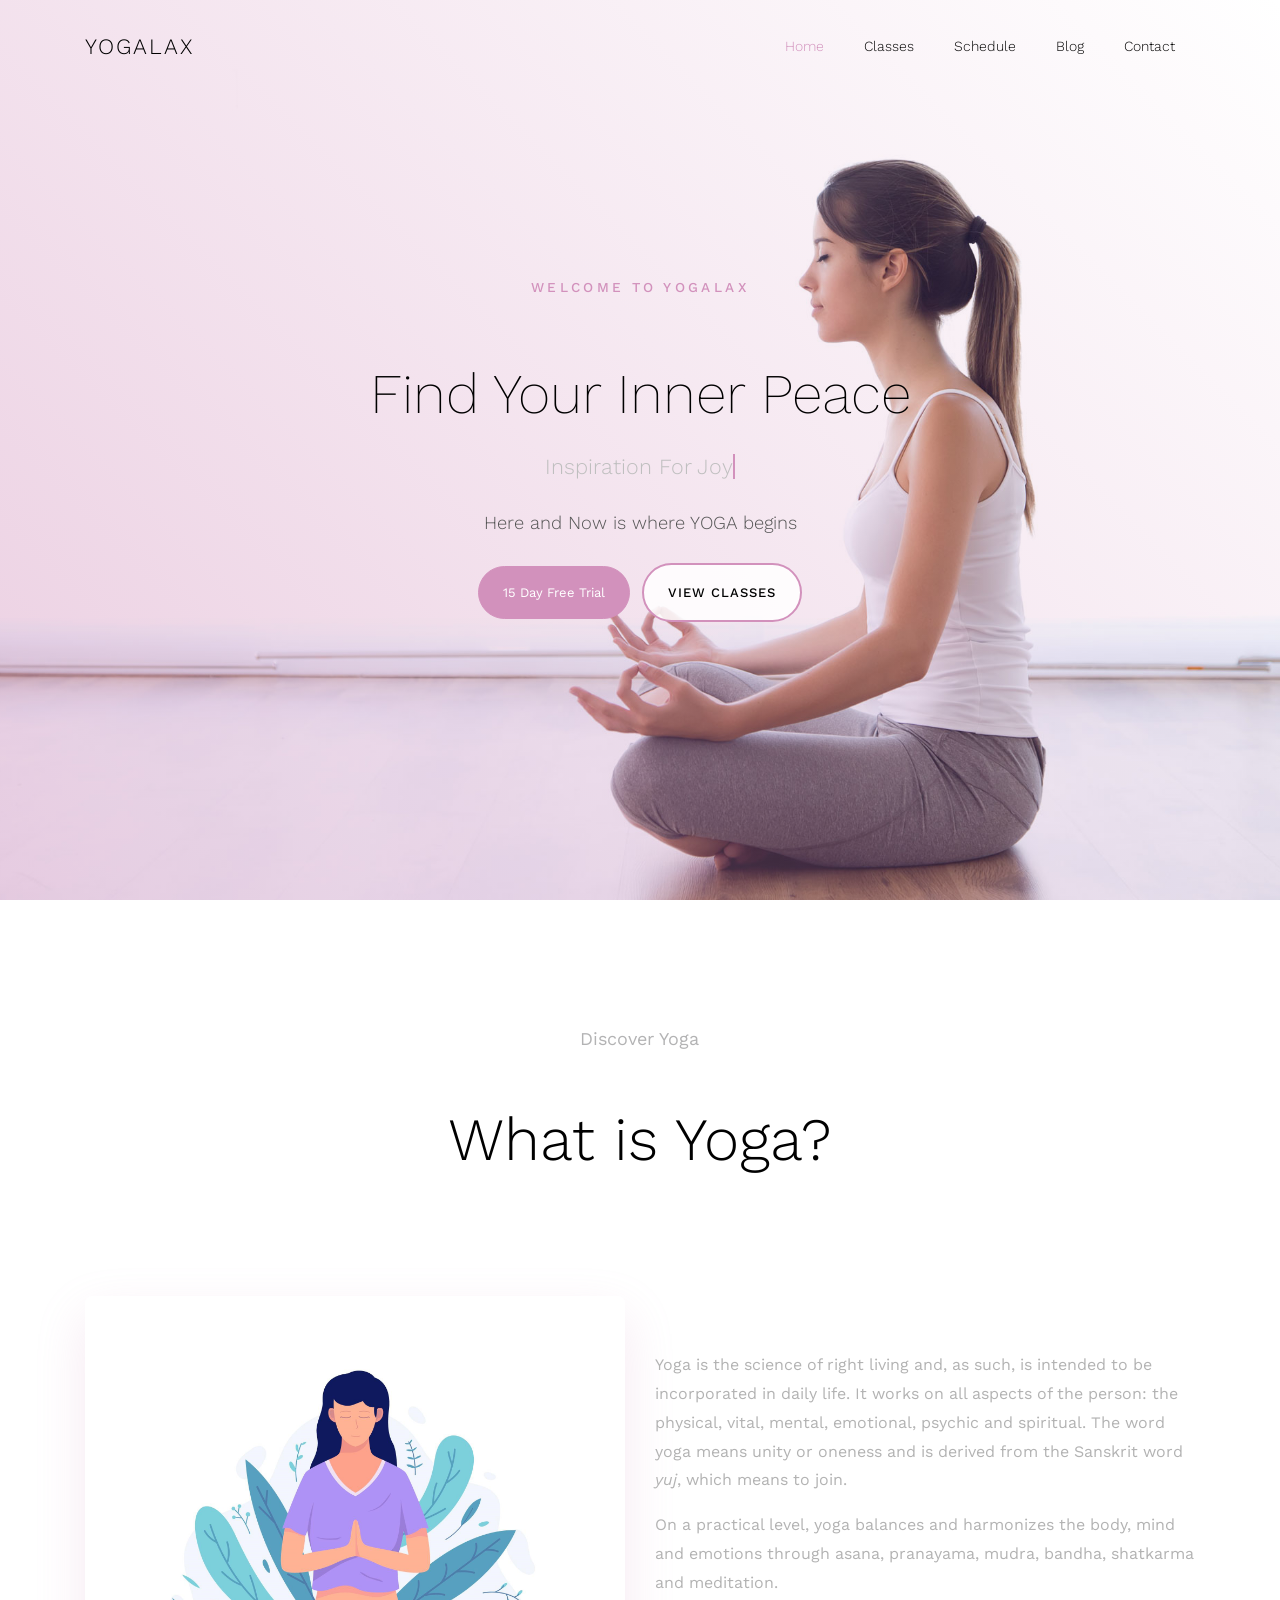
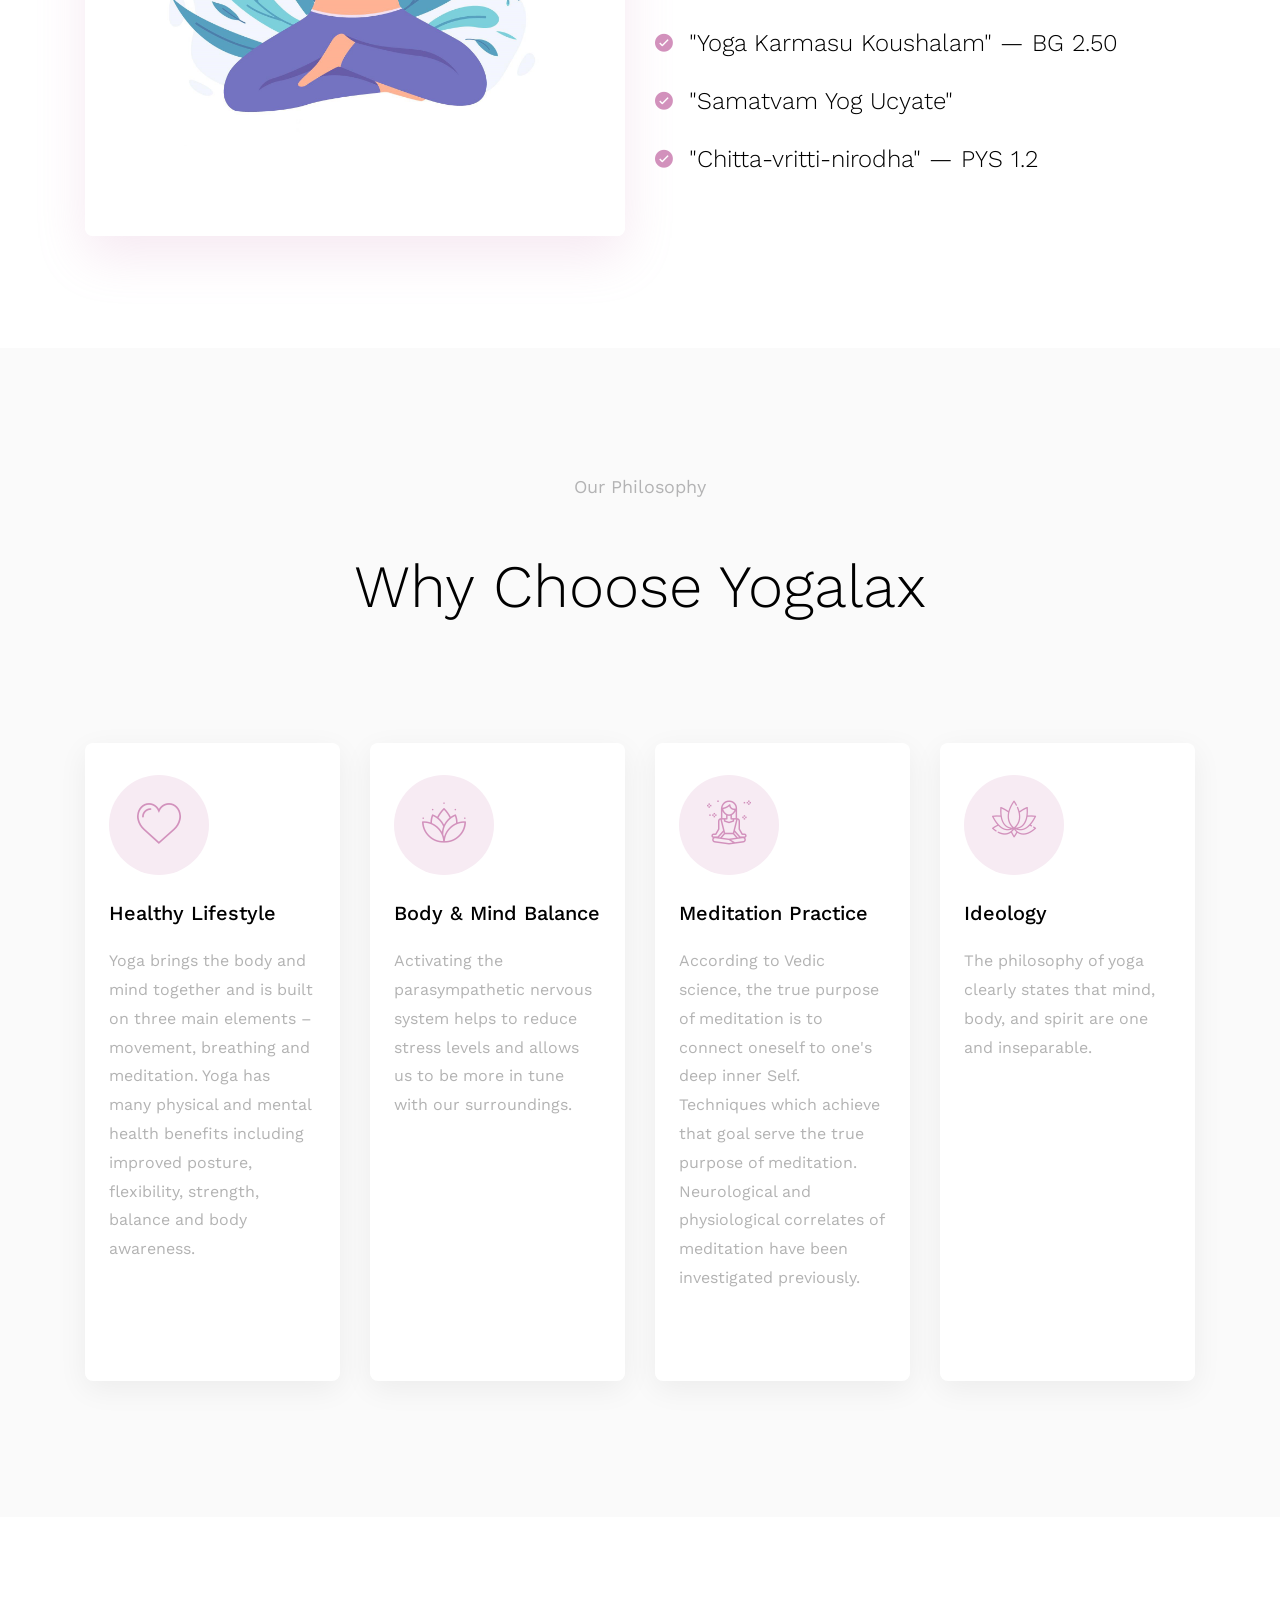
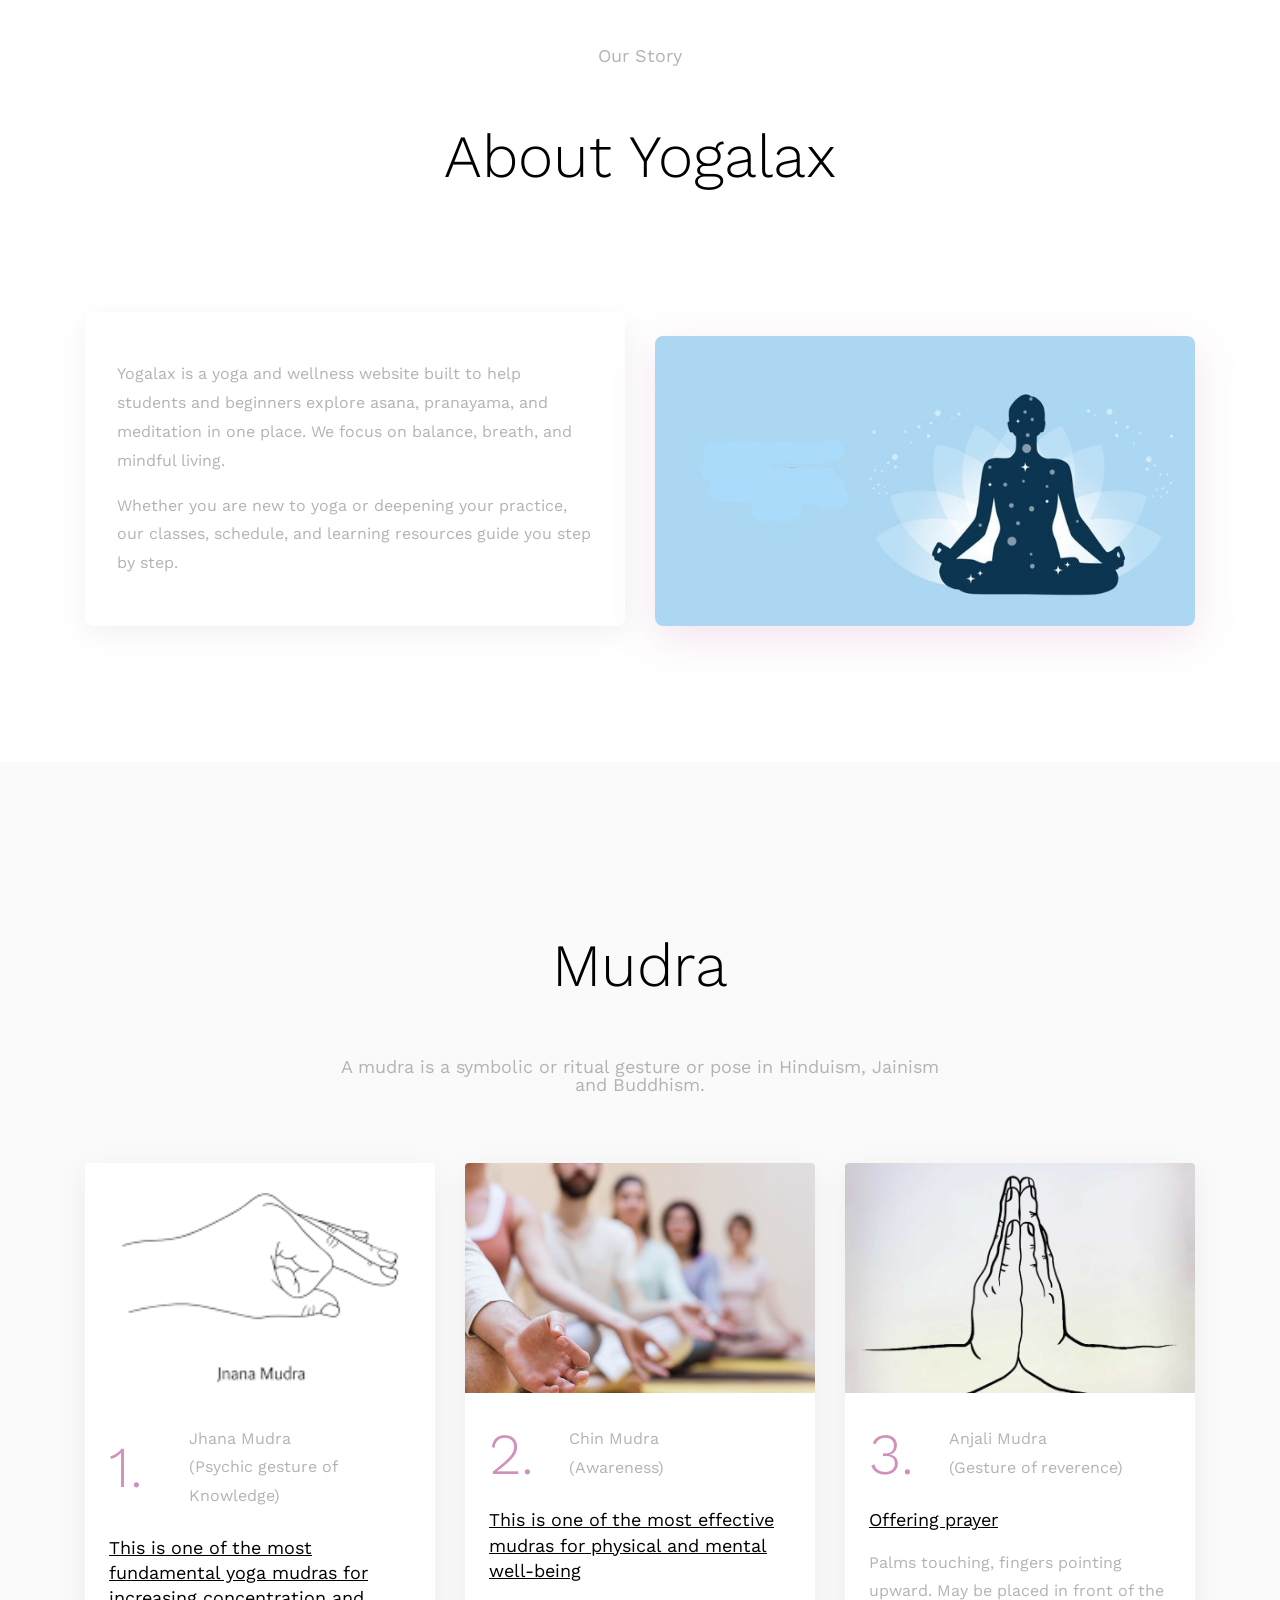
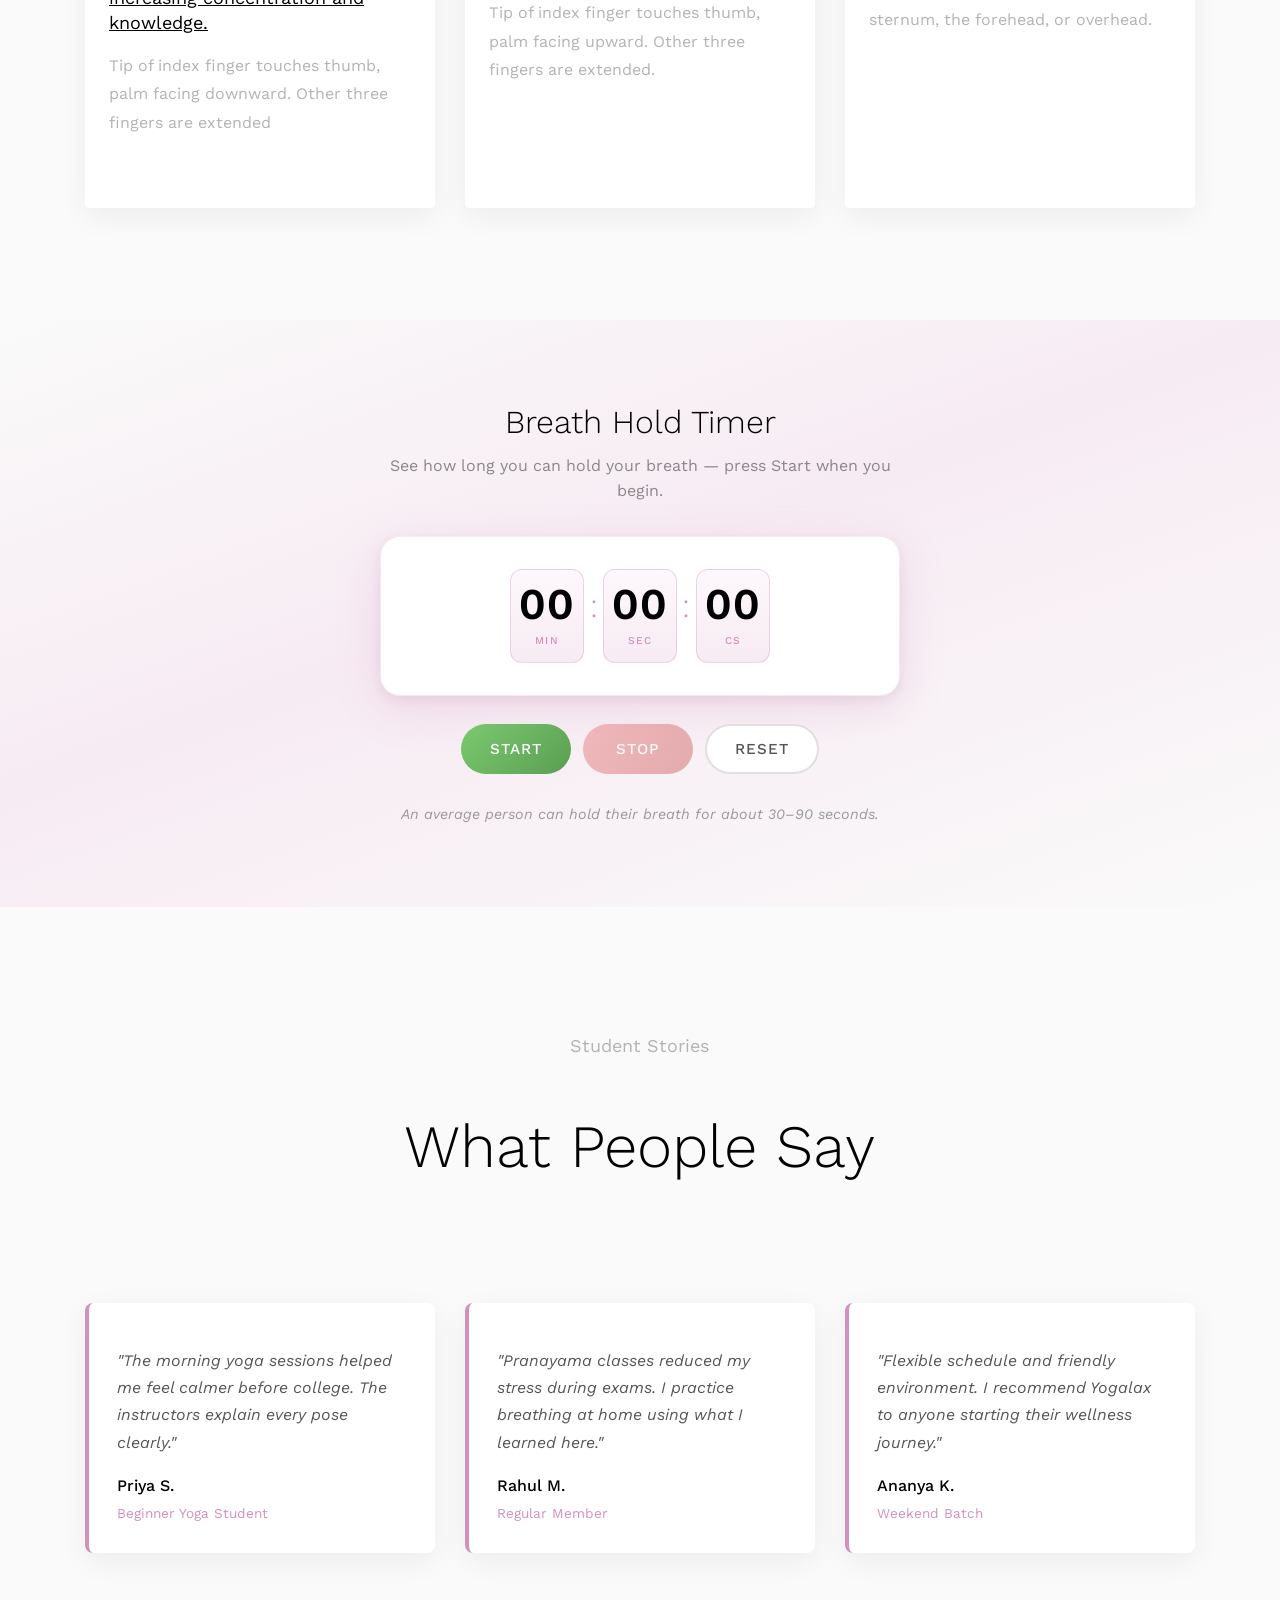
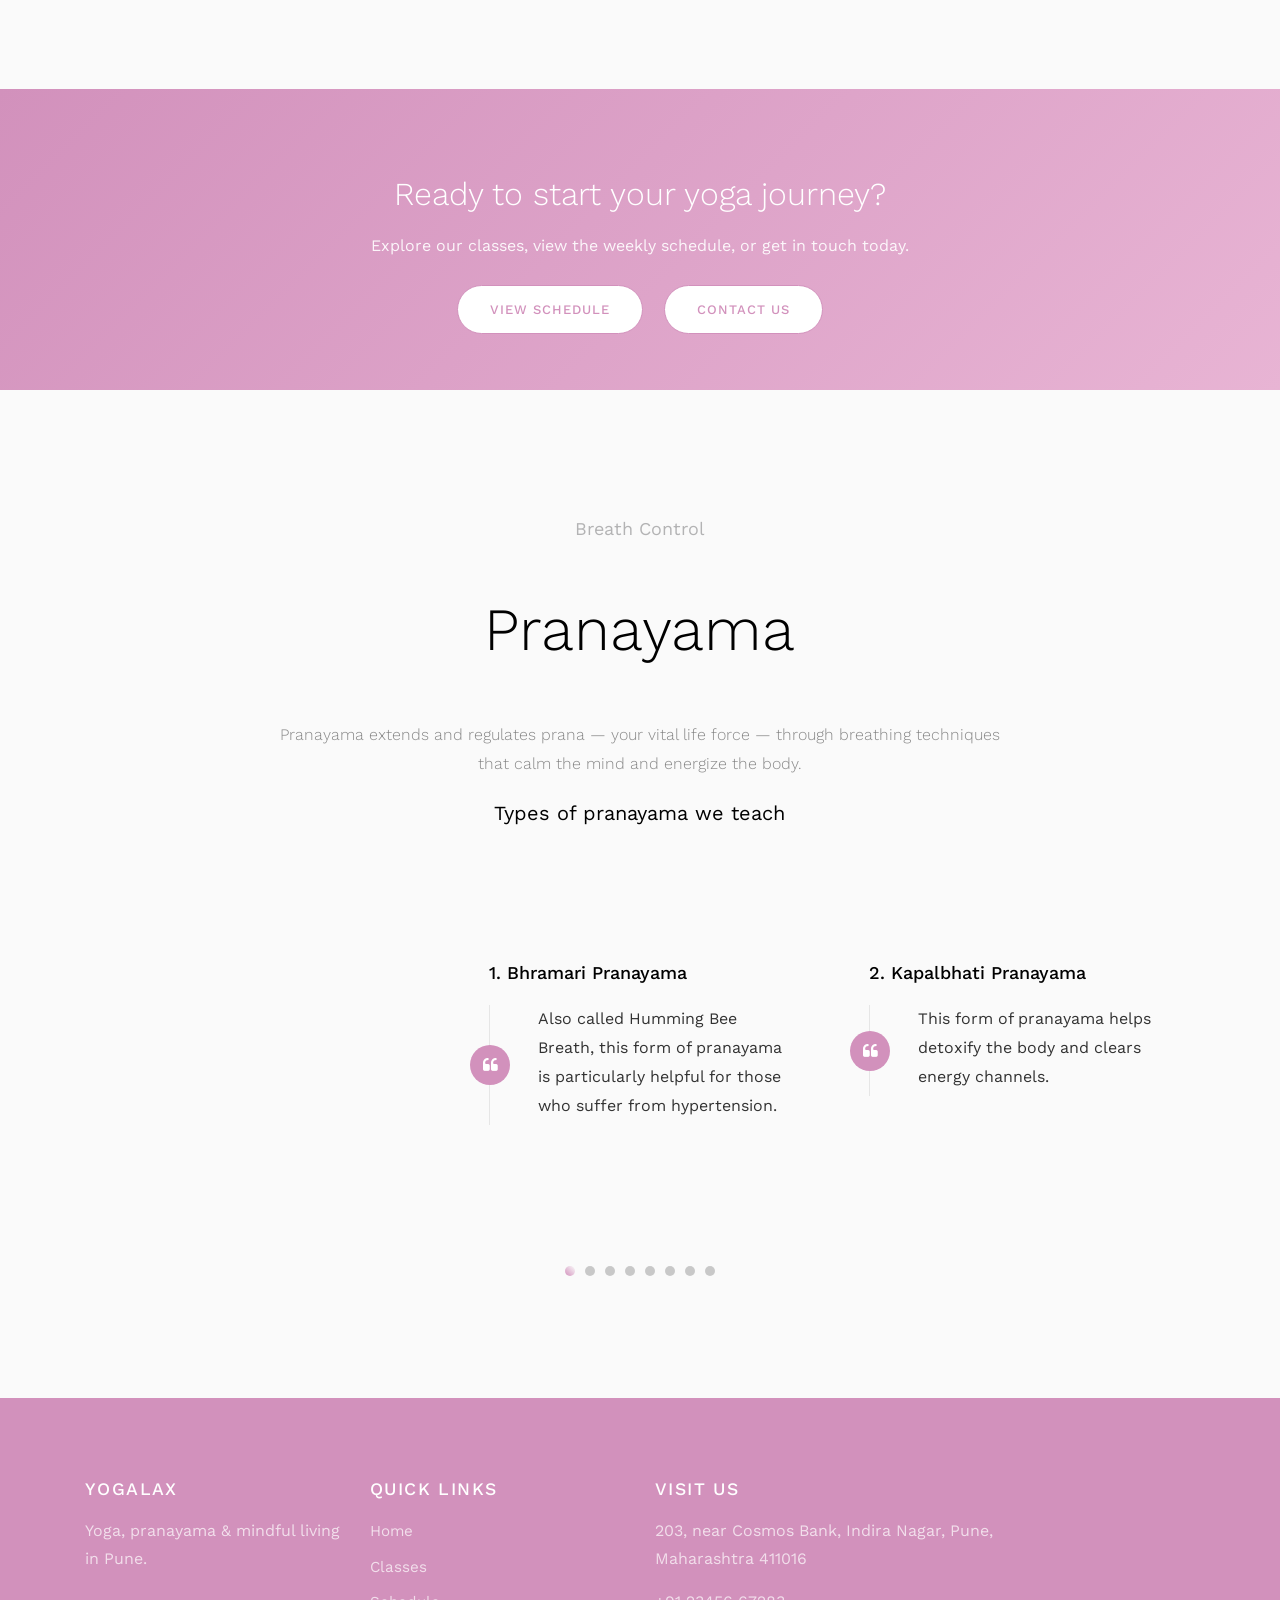
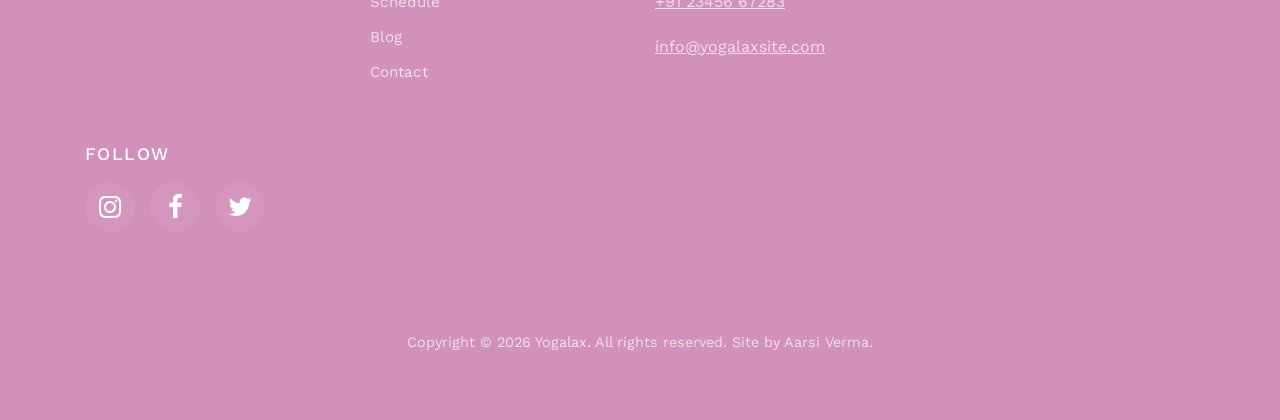
<file: index.html>
<!DOCTYPE html>
<html lang="en">
	<head>
		<title>Yogalax | Yoga Classes &amp; Wellness in Pune</title>
		<meta charset="utf-8">
		<meta http-equiv="X-UA-Compatible" content="IE=edge">
		<meta name="viewport" content="width=device-width, initial-scale=1, shrink-to-fit=no">
		<meta name="description" content="Yogalax offers yoga classes, pranayama, mudra practice and mindful wellness in Pune. Start your 15-day free trial today.">
		<meta name="author" content="Aarsi Verma">
		<link rel="icon" href="favicon.svg" type="image/svg+xml">
		
		<link href="https://fonts.googleapis.com/css?family=Work+Sans:100,200,300,400,500,600,700,800,900" rel="stylesheet">
		
		<link rel="stylesheet" href="css/layout.css">
		<link rel="stylesheet" href="css/animate.css">
		<link rel="stylesheet" href="css/owl.carousel.min.css">
		<link rel="stylesheet" href="css/owl.theme.default.min.css">
		<link rel="stylesheet" href="css/magnific-popup.css">
		<link rel="stylesheet" href="css/aos.css">
		<link rel="stylesheet" href="css/ionicons.min.css">
		<link rel="stylesheet" href="css/flaticon.css">
		<link rel="stylesheet" href="css/icomoon.css">
		<link rel="stylesheet" href="css/style.css">
		<link rel="stylesheet" href="css/home.css">
	</head>
	<body id="top" class="page-home">
		<nav class="navbar navbar-expand-lg navbar-dark ftco_navbar bg-dark ftco-navbar-light" id="ftco-navbar">
			<div class="container">
				<a class="navbar-brand" href="index.html">Yogalax</a>
				<button class="navbar-toggler" type="button" data-target="#ftco-nav" aria-controls="ftco-nav" aria-expanded="false" aria-label="Toggle navigation">
					<span class="menu-icon">☰</span> Menu
				</button>
				<div class="navbar-collapse" id="ftco-nav">
					<ul class="navbar-nav ml-auto">
						<li class="nav-item active"><a href="index.html" class="nav-link">Home</a></li>
						<li class="nav-item"><a href="classes.html" class="nav-link">Classes</a></li>
						<li class="nav-item"><a href="schedule.html" class="nav-link">Schedule</a></li>
						<li class="nav-item"><a href="blog.html" class="nav-link">Blog</a></li>
						<li class="nav-item"><a href="contact.html" class="nav-link">Contact</a></li>
					</ul>
				</div>
			</div>
		</nav>
		<!-- END nav -->
		 
		<section class="hero-wrap hero-home js-fullheight" style="background-image: url('images/bg_3.jpg');">
			<div class="overlay"></div>
			<div class="container">
				<div class="row no-gutters slider-text js-fullheight align-items-center justify-content-center">
					<div class="col-md-10 col-lg-8 ftco-animate text-center">
						<p class="hero-tagline">Welcome to Yogalax</p>
						<h1 class="bread">Find Your Inner Peace</h1>
						<p class="hero-typewrite-wrap">
							<span class="typewrite" data-period="4000" data-type='[ "Inspiration For Joyful Living.", "Effective Therapy Against Stress.", "Flexibility is A Second Power."]'>
								<span class="wrap"></span>
							</span>
						</p>
						<p class="hero-sub">Here and Now is where YOGA begins</p>
						<p class="hero-cta">
							<a href="contact.html" class="btn btn-primary px-4 py-3">15 Day Free Trial</a>
							<a href="classes.html" class="btn-outline-hero">View Classes</a>
						</p>
					</div>
				</div>
			</div>
		</section>

		<section class="ftco-section about-section">
			<div class="container">
				<div class="row justify-content-center mb-5 pb-3">
					<div class="col-md-8 heading-section ftco-animate text-center">
						<h3 class="subheading">Discover Yoga</h3>
						<h2 class="mb-1">What is Yoga?</h2>
					</div>
				</div>
				<div class="row align-items-center">
					<div class="col-md-6 about-img-wrap ftco-animate">
						<img src="images/img2.jpg" alt="Yoga practice" class="about-img">
					</div>
					<div class="col-md-6 ftco-animate">
						<p>Yoga is the science of right living and, as such, is intended to be incorporated in daily life. It works on all aspects of the person: the physical, vital, mental, emotional, psychic and spiritual. The word yoga means unity or oneness and is derived from the Sanskrit word <em>yuj</em>, which means to join.</p>
						<p>On a practical level, yoga balances and harmonizes the body, mind and emotions through asana, pranayama, mudra, bandha, shatkarma and meditation.</p>
						<ul class="mt-4 do-list">
							<li><a href="blog.html"><span class="ion-ios-checkmark-circle mr-3"></span>"Yoga Karmasu Koushalam" — BG 2.50</a></li>
							<li><a href="blog.html"><span class="ion-ios-checkmark-circle mr-3"></span>"Samatvam Yog Ucyate"</a></li>
							<li><a href="blog.html"><span class="ion-ios-checkmark-circle mr-3"></span>"Chitta-vritti-nirodha" — PYS 1.2</a></li>
						</ul>
					</div>
				</div>
			</div>
		</section>
		
		<section class="ftco-section ftco-section-services bg-light">
			<div class="container">
				<div class="row justify-content-center mb-5 pb-3">
					<div class="col-md-7 heading-section ftco-animate text-center">
						<h3 class="subheading">Our Philosophy</h3>
						<h2 class="mb-1">Why Choose Yogalax</h2>
					</div>
				</div>
				<div class="row">
					<div class="col-md-3">
						<div class="services ftco-animate">
							<div class="icon d-flex justify-content-center align-items-center">
								<span class="flaticon-like"></span>
							</div>
							<div class="text mt-4">
								<h3>Healthy Lifestyle</h3>
								<p>Yoga brings the body and mind together and is built on three main elements – movement, breathing and meditation. Yoga has many physical and mental health benefits including improved posture, flexibility, strength, balance and body awareness.</p>
							</div>
						</div>
					</div>
					<div class="col-md-3">
						<div class="services ftco-animate">
							<div class="icon d-flex justify-content-center align-items-center">
								<span class="flaticon-lotus"></span>
							</div>
							<div class="text mt-4">
								<h3>Body &amp; Mind Balance</h3>
								<p> Activating the parasympathetic nervous system helps to reduce stress levels and allows us to be more in tune with our surroundings.</p>
							</div>
						</div>
					</div>
					<div class="col-md-3">
						<div class="services ftco-animate">
							<div class="icon d-flex justify-content-center align-items-center">
								<span class="flaticon-meditation"></span>
							</div>
							<div class="text mt-4">
								<h3>Meditation Practice</h3>
								<p>According to Vedic science, the true purpose of meditation is to connect oneself to one's deep inner Self. Techniques which achieve that goal serve the true purpose of meditation. Neurological and physiological correlates of meditation have been investigated previously.</p>
							</div>
						</div>
					</div>
					<div class="col-md-3">
						<div class="services ftco-animate">
							<div class="icon d-flex justify-content-center align-items-center">
								<span class="flaticon-lotus-1"></span>
							</div>
							<div class="text mt-4">
								<h3>Ideology</h3>
								<p>The philosophy of yoga clearly states that mind, body, and spirit are one and inseparable. </p>
							</div>
						</div>
					</div>
				</div>
			</div>
		</section>

		<section class="ftco-section" id="about-studio">
			<div class="container">
				<div class="row justify-content-center mb-5 pb-3">
					<div class="col-md-8 heading-section ftco-animate text-center">
						<h3 class="subheading">Our Story</h3>
						<h2 class="mb-1">About Yogalax</h2>
					</div>
				</div>
				<div class="row align-items-center">
					<div class="col-md-6 ftco-animate mb-4 mb-md-0">
						<div class="studio-box">
							<p>Yogalax is a yoga and wellness website built to help students and beginners explore asana, pranayama, and meditation in one place. We focus on balance, breath, and mindful living.</p>
							<p>Whether you are new to yoga or deepening your practice, our classes, schedule, and learning resources guide you step by step.</p>
						</div>
					</div>
					<div class="col-md-6 ftco-animate">
						<img src="images/img.jpg" alt="Yogalax studio" class="about-img w-100" style="border-radius:8px; box-shadow:0 12px 40px rgba(210,145,188,0.25);">
					</div>
				</div>
			</div>
		</section>
	
		<section class="ftco-section bg-light">
			<div class="container">
				<div class="row justify-content-center mb-5 pb-3">
					<div class="col-md-7 heading-section ftco-animate text-center">
						<h2 class="mb-1">Mudra</h2>
						<h3 class="subheading">A mudra is a symbolic or ritual gesture or pose in Hinduism, Jainism and Buddhism.</h3>
					</div>
				</div>
				<div class="row d-flex">
					
					<div class="col-md-4 d-flex ftco-animate">
						<div class="blog-entry justify-content-end">
							<a href="article.html?post=jhana-mudra" class="block-20" style="background-image: url('images/jhana_mudra.png');"></a>
							<div class="text p-4 float-right d-block">
								<div class="d-flex align-items-center pt-2 mb-4">
									<div class="one">
										<span class="day">1.</span>
									</div>
									<div class="two">
										<span class="yr">Jhana Mudra</span>
										<span class="mos">(Psychic gesture of Knowledge)</span>
									</div>
								</div>
								<h3 class="heading mt-2"><a href="article.html?post=jhana-mudra">This is one of the most fundamental yoga mudras for increasing concentration and knowledge.</a></h3>
								<p>Tip of index finger touches thumb, palm facing downward. Other three fingers are extended</p>
							</div>
						</div>
					</div>
					
					<div class="col-md-4 d-flex ftco-animate">
						<div class="blog-entry justify-content-end">
							<a href="article.html?post=chin-mudra" class="block-20" style="background-image: url('images/image_2.jpg');"></a>
							<div class="text p-4 float-right d-block">
								<div class="d-flex align-items-center pt-2 mb-4">
									<div class="one">
										<span class="day">2.</span>
									</div>
									<div class="two">
										<span class="yr">Chin Mudra</span>
										<span class="mos">(Awareness)</span>
									</div>
								</div>
								<h3 class="heading mt-2"><a href="article.html?post=chin-mudra">This is one of the most effective mudras for physical and mental well-being</a></h3>
								<p>Tip of index finger touches thumb, palm facing upward. Other three fingers are extended.</p>
							</div>
						</div>
					</div>
					
					<div class="col-md-4 d-flex ftco-animate">
						<div class="blog-entry">
							<a href="article.html?post=anjali-mudra" class="block-20" style="background-image: url('images/anjali_mudra.jpg');"></a>
							<div class="text p-4 float-right d-block">
								<div class="d-flex align-items-center pt-2 mb-4">
									<div class="one">
										<span class="day">3.</span>
									</div>
									<div class="two">
										<span class="yr">Anjali Mudra</span>
										<span class="mos">(Gesture of reverence)</span>
									</div>
								</div>
								<h3 class="heading mt-2"><a href="article.html?post=anjali-mudra">Offering prayer</a></h3>
								<p>Palms touching, fingers pointing upward. May be placed in front of the sternum, the forehead, or overhead.</p>
							</div>
						</div>
					</div>
				</div>
			</div>
		</section>
	  
		<section class="breathing">
			<div class="breathing-inner">
				<h2 class="breathing-title">Breath Hold Timer</h2>
				<p class="breathing-subtitle">See how long you can hold your breath — press Start when you begin.</p>

				<div class="stopwatch">
					<div class="timerDisplay" aria-live="polite">
						<span class="timer-unit">
							<span class="timer-value" id="timer-mins">00</span>
							<span class="timer-label">min</span>
						</span>
						<span class="timer-sep">:</span>
						<span class="timer-unit">
							<span class="timer-value" id="timer-secs">00</span>
							<span class="timer-label">sec</span>
						</span>
						<span class="timer-sep">:</span>
						<span class="timer-unit">
							<span class="timer-value" id="timer-ms">00</span>
							<span class="timer-label">cs</span>
						</span>
					</div>
				</div>

				<div class="buttons">
					<button type="button" id="startBtn" class="breath-btn breath-btn--start">Start</button>
					<button type="button" id="stopBtn" class="breath-btn breath-btn--stop">Stop</button>
					<button type="button" id="resetBtn" class="breath-btn breath-btn--reset">Reset</button>
				</div>

				<p class="breathing-tip">An average person can hold their breath for about 30–90 seconds.</p>
			</div>
		</section>

		<section class="ftco-section bg-light">
			<div class="container">
				<div class="row justify-content-center mb-5 pb-3">
					<div class="col-md-7 heading-section ftco-animate text-center">
						<h3 class="subheading">Student Stories</h3>
						<h2 class="mb-1">What People Say</h2>
					</div>
				</div>
				<div class="row">
					<div class="col-md-4 mb-4 ftco-animate">
						<div class="testimonial-card">
							<p class="quote-text">"The morning yoga sessions helped me feel calmer before college. The instructors explain every pose clearly."</p>
							<p class="quote-author">Priya S.</p>
							<p class="quote-role">Beginner Yoga Student</p>
						</div>
					</div>
					<div class="col-md-4 mb-4 ftco-animate">
						<div class="testimonial-card">
							<p class="quote-text">"Pranayama classes reduced my stress during exams. I practice breathing at home using what I learned here."</p>
							<p class="quote-author">Rahul M.</p>
							<p class="quote-role">Regular Member</p>
						</div>
					</div>
					<div class="col-md-4 mb-4 ftco-animate">
						<div class="testimonial-card">
							<p class="quote-text">"Flexible schedule and friendly environment. I recommend Yogalax to anyone starting their wellness journey."</p>
							<p class="quote-author">Ananya K.</p>
							<p class="quote-role">Weekend Batch</p>
						</div>
					</div>
				</div>
			</div>
		</section>
	
		<section class="home-cta-strip">
			<div class="container">
				<h2>Ready to start your yoga journey?</h2>
				<p>Explore our classes, view the weekly schedule, or get in touch today.</p>
				<a href="schedule.html" class="btn btn-primary mr-2">View Schedule</a>
				<a href="contact.html" class="btn btn-primary">Contact Us</a>
			</div>
		</section>

		<section class="ftco-section testimony-section bg-light">
			<div class="container">
				<div class="row justify-content-center mb-5 pb-3">
					<div class="col-md-8 heading-section ftco-animate text-center">
						<h3 class="subheading">Breath Control</h3>
						<h2 class="mb-1">Pranayama</h2>
						<p class="section-intro">Pranayama extends and regulates prana — your vital life force — through breathing techniques that calm the mind and energize the body.</p>
						<p class="section-types-title">Types of pranayama we teach</p>
					</div>
				</div>
				<div class="row ftco-animate">
					<div class="col-md-12">
						<div class="carousel-testimony owl-carousel">
							<div class="item">
								<div class="testimony-wrap p-4 pb-5">
									<div class="text">
										<div class="d-flex align-items-center">
											<div class="ml-4">
												<p class="name">1. Bhramari Pranayama</p>
											</div>
										</div>
										<div class="line pl-5">
											<p class="mb-4 pb-1">Also called Humming Bee Breath, this form of pranayama is particularly helpful for those who suffer from hypertension.</p>
											<span class="quote d-flex align-items-center justify-content-center">
												<i class="icon-quote-left"></i>
											</span>
										</div>
									</div>
								</div>
							</div>
							<div class="item">
								<div class="testimony-wrap p-4 pb-5">
									<div class="text">
										<div class="d-flex align-items-center">
											<div class="ml-4">
												<p class="name">2. Kapalbhati Pranayama</p>
											</div>
										</div>
										<div class="line pl-5">
											<p class="mb-4 pb-1">This form of pranayama helps detoxify the body and clears energy channels.</p>
											<span class="quote d-flex align-items-center justify-content-center">
												<i class="icon-quote-left"></i>
											</span>
										</div>
									</div>
								</div>
							</div>
						
							<div class="item">
								<div class="testimony-wrap p-4 pb-5">
									<div class="text">
										<div class="d-flex align-items-center">
											<div class="ml-4">
												<p class="name">3. Bhastrika Pranayama</p>
											</div>
										</div>
										<div class="line pl-5">
											<p class="mb-4 pb-1">Also called Bellows Breath, this form of pranayama helps pump in more oxygen into the body.</p>
											<span class="quote d-flex align-items-center justify-content-center">
												<i class="icon-quote-left"></i>
											</span>
										</div>
									</div>
								</div>
							</div>
							
							<div class="item">
								<div class="testimony-wrap p-4 pb-5">
									<div class="text">
										<div class="d-flex align-items-center">
											<div class="ml-4">
												<p class="name">4. Nadi Shodan Pranayama</p>
											</div>
										</div>
										<div class="line pl-5">
											<p class="mb-4 pb-1">This alternate nostril breathing technique helps calm the mind and helps harmonise both hemispheres of the brain.</p>
											<span class="quote d-flex align-items-center justify-content-center">
												<i class="icon-quote-left"></i>
											</span>
										</div>
									</div>
								</div>
							</div>
							
							<div class="item">
								<div class="testimony-wrap p-4 pb-5">
									<div class="text">
										<div class="d-flex align-items-center">
											<div class="ml-4">
												<p class="name">5. Shitali Pranayama</p>
											</div>
										</div>
										<div class="line pl-5">
											<p class="mb-4 pb-1">This form of pranayama helps reduce anxiety and helps cool the body.</p>
											<span class="quote d-flex align-items-center justify-content-center">
												<i class="icon-quote-left"></i>
											</span>
										</div>
									</div>
								</div>
							</div>
	
							<div class="item">
								<div class="testimony-wrap p-4 pb-5">
									<div class="text">
										<div class="d-flex align-items-center">
											<div class="ml-4">
												<p class="name">6. Ujjayi Pranayama</p>
											</div>
										</div>
										<div class="line pl-5">
											<p class="mb-4 pb-1">This breathing technique requires you to breathe through your mouth while you sit in a cross-legged position and mimic the sound of the ocean.</p>
											<span class="quote d-flex align-items-center justify-content-center">
												<i class="icon-quote-left"></i>
											</span>
										</div>
									</div>
								</div>
							</div>
	
							<div class="item">
								<div class="testimony-wrap p-4 pb-5">
									<div class="text">
										<div class="d-flex align-items-center">
											<div class="ml-4">
												<p class="name">7. Anulom Vilom Pranayama</p>
											</div>
										</div>
										<div class="line pl-5">
											<p class="mb-4 pb-1">This breathing technique helps relax the body and cleans the nasal passages.</p>
											<span class="quote d-flex align-items-center justify-content-center">
												<i class="icon-quote-left"></i>
											</span>
										</div>
									</div>
								</div>
							</div>
	
							<div class="item">
								<div class="testimony-wrap p-4 pb-5">
									<div class="text">
										<div class="d-flex align-items-center">
											<div class="ml-4">
												<p class="name">8. Sheetkari Pranayama</p>
											</div>
										</div>
										<div class="line pl-5">
											<p class="mb-4 pb-1">This breathing technique helps cool the body</p>
											<span class="quote d-flex align-items-center justify-content-center">
												<i class="icon-quote-left"></i>
											</span>
										</div>
									</div>
								</div>
							</div>
	
						</div>
					</div>
				</div>
			</div>
		</section>
	
		<footer class="ftco-footer ftco-section img">
			<div class="overlay"></div>
			<div class="container">
				<div class="row mb-5">
					<div class="col-md-6 col-lg-3 mb-4 ftco-animate">
						<div class="ftco-footer-widget">
							<h2 class="footer-heading">Yogalax</h2>
							<p class="footer-tagline">Yoga, pranayama &amp; mindful living in Pune.</p>
						</div>
					</div>
					<div class="col-md-6 col-lg-3 mb-4 ftco-animate">
						<div class="ftco-footer-widget">
							<h2 class="footer-heading">Quick Links</h2>
							<ul class="footer-links list-unstyled">
								<li><a href="index.html">Home</a></li>
								<li><a href="classes.html">Classes</a></li>
								<li><a href="schedule.html">Schedule</a></li>
								<li><a href="blog.html">Blog</a></li>
								<li><a href="contact.html">Contact</a></li>
							</ul>
						</div>
					</div>
					<div class="col-md-6 col-lg-4 mb-4 ftco-animate">
						<div class="ftco-footer-widget">
							<h2 class="footer-heading">Visit Us</h2>
							<p class="footer-address">203, near Cosmos Bank, Indira Nagar, Pune, Maharashtra 411016</p>
							<p><a href="tel:+912345667283">+91 23456 67283</a></p>
							<p><a href="mailto:info@yogalaxsite.com">info@yogalaxsite.com</a></p>
						</div>
					</div>
					<div class="col-md-6 col-lg-2 mb-4">
						<div class="ftco-footer-widget">
							<h2 class="footer-heading">Follow</h2>
							<ul class="ftco-footer-social list-unstyled">
								<li class="ftco-animate"><a href="contact.html" title="Contact us"><span class="icon-instagram"></span></a></li>
								<li class="ftco-animate"><a href="contact.html" title="Contact us"><span class="icon-facebook"></span></a></li>
								<li class="ftco-animate"><a href="contact.html" title="Contact us"><span class="icon-twitter"></span></a></li>
							</ul>
						</div>
					</div>
				</div>
				<div class="row">
					<div class="col-md-12 text-center">
						<p class="footer-copy">Copyright &copy; <script>document.write(new Date().getFullYear());</script> Yogalax. All rights reserved. Site by Aarsi Verma.</p>
					</div>
				</div>
			</div>
		</footer>

		<a href="#top" id="back-to-top" class="back-to-top" aria-label="Back to top" title="Back to top">&uarr;</a>

		<script src="js/jquery.min.js"></script>
		<script src="js/jquery-migrate-3.0.1.min.js"></script>
		<script src="js/jquery.easing.1.3.js"></script>
		<script src="js/jquery.waypoints.min.js"></script>
		<script src="js/jquery.stellar.min.js"></script>
		<script src="js/owl.carousel.min.js"></script>
		<script src="js/jquery.magnific-popup.min.js"></script>
		<script src="js/aos.js"></script>
		<script src="js/jquery.animateNumber.min.js"></script>
		<script src="js/scrollax.min.js"></script>
		<script src="js/nav.js"></script>
		<script src="js/site.js"></script>
		<script src="js/main.js"></script>
		<script src="js/script.js"></script>
	</body>
</html>
</file>
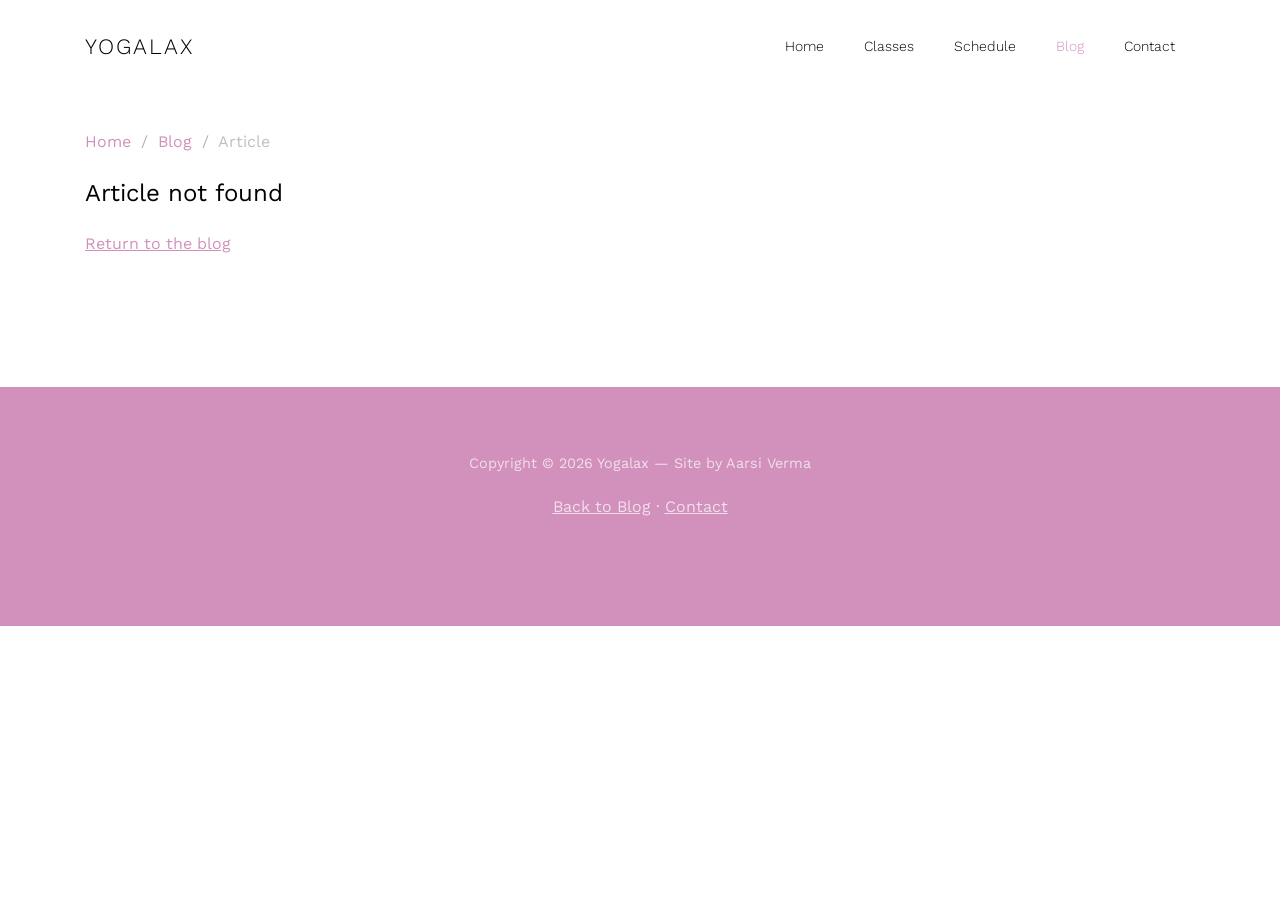
<file: article.html>
<!DOCTYPE html>
<html lang="en">
<head>
  <title>Article - Yogalax</title>
  <meta charset="utf-8">
  <meta name="viewport" content="width=device-width, initial-scale=1">
  <meta name="description" content="Yogalax yoga and wellness articles — mudra, pranayama and practice tips.">
  <meta name="author" content="Aarsi Verma">
  <link rel="icon" href="favicon.svg" type="image/svg+xml">
  <link href="https://fonts.googleapis.com/css?family=Work+Sans:100,200,300,400,500,600,700,800,900" rel="stylesheet">
  <link rel="stylesheet" href="css/layout.css">
  <link rel="stylesheet" href="css/style.css">
</head>
<body id="top" class="article-page">
  <nav class="navbar navbar-expand-lg navbar-dark ftco_navbar bg-dark ftco-navbar-light" id="ftco-navbar">
    <div class="container">
      <a class="navbar-brand" href="index.html">Yogalax</a>
      <button class="navbar-toggler" type="button" data-target="#ftco-nav" aria-label="Toggle navigation">
        <span class="menu-icon">☰</span> Menu
      </button>
      <div class="navbar-collapse" id="ftco-nav">
        <ul class="navbar-nav ml-auto">
          <li class="nav-item"><a href="index.html" class="nav-link">Home</a></li>
          <li class="nav-item"><a href="classes.html" class="nav-link">Classes</a></li>
          <li class="nav-item"><a href="schedule.html" class="nav-link">Schedule</a></li>
          <li class="nav-item active"><a href="blog.html" class="nav-link">Blog</a></li>
          <li class="nav-item"><a href="contact.html" class="nav-link">Contact</a></li>
        </ul>
      </div>
    </div>
  </nav>

  <section class="ftco-section">
    <div class="container">
      <p class="breadcrumbs"><a href="index.html">Home</a> &nbsp;/&nbsp; <a href="blog.html">Blog</a> &nbsp;/&nbsp; <span id="article-heading">Article</span></p>

      <div id="article-not-found" style="display:none;">
        <h2>Article not found</h2>
        <p><a href="blog.html">Return to the blog</a></p>
      </div>

      <article id="meditation" class="article-post" data-title="A Simple Meditation For Busy People" style="display:none;">
        <h2>A Simple Meditation For Busy People</h2>
        <p>If you think you cannot meditate because you are too busy, try this: sit comfortably for five minutes, close your eyes, and focus on your breath. When your mind wanders, gently return to the breath. Even a short daily practice builds calm and focus.</p>
        <p><a href="blog.html" class="btn btn-primary">Back to Blog</a></p>
      </article>

      <article id="yoga-union" class="article-post" data-title="Yoga Means Union" style="display:none;">
        <h2>Yoga Means Union. So What?</h2>
        <p>Yoga comes from the Sanskrit word <em>yuj</em>, meaning to join. The practice unites body, breath, and mind. On the mat we learn balance and awareness that we can carry into everyday life.</p>
        <p><a href="blog.html" class="btn btn-primary">Back to Blog</a></p>
      </article>

      <article id="halasana" class="article-post" data-title="Halasana: Plow Pose" style="display:none;">
        <h2>Halasana: Plow Pose</h2>
        <p>Halasana stretches the spine and shoulders. Practice with guidance, especially if you have neck or back issues. Warm up first and never force the pose.</p>
        <p><a href="blog.html" class="btn btn-primary">Back to Blog</a></p>
      </article>

      <article id="discovering-yoga" class="article-post" data-title="Discovering Yoga" style="display:none;">
        <h2>Discovering Yoga</h2>
        <p>Many students begin yoga unsure of what to expect. With regular practice, postures become easier, breath deepens, and stress often decreases. Every journey starts with a single class.</p>
        <p><a href="blog.html" class="btn btn-primary">Back to Blog</a></p>
      </article>

      <article id="santosha" class="article-post" data-title="Santosha: Contentment" style="display:none;">
        <h2>Santosha: The Yogi's Way To Find Peace</h2>
        <p>Santosha is the niyama of contentment—accepting the present moment while still growing. It does not mean giving up goals; it means finding peace along the path.</p>
        <p><a href="blog.html" class="btn btn-primary">Back to Blog</a></p>
      </article>

      <article id="dhanurasana" class="article-post" data-title="Dhanurasana: Bow Pose" style="display:none;">
        <h2>Dhanurasana: Bow Pose</h2>
        <p>Dhanurasana opens the chest and strengthens the back. Balance effort with ease, and breathe steadily throughout the pose.</p>
        <p><a href="blog.html" class="btn btn-primary">Back to Blog</a></p>
      </article>

      <article id="jhana-mudra" class="article-post" data-title="Jhana Mudra" style="display:none;">
        <h2>Jhana Mudra (Psychic gesture of Knowledge)</h2>
        <p>Tip of the index finger touches the thumb; palm faces downward; other fingers extended. This mudra supports concentration and meditation practice.</p>
        <p><a href="index.html" class="btn btn-primary">Back to Home</a></p>
      </article>

      <article id="chin-mudra" class="article-post" data-title="Chin Mudra" style="display:none;">
        <h2>Chin Mudra (Awareness)</h2>
        <p>Tip of the index finger touches the thumb; palm faces upward. Used during meditation to cultivate awareness and inner calm.</p>
        <p><a href="index.html" class="btn btn-primary">Back to Home</a></p>
      </article>

      <article id="anjali-mudra" class="article-post" data-title="Anjali Mudra" style="display:none;">
        <h2>Anjali Mudra (Gesture of reverence)</h2>
        <p>Palms together, fingers pointing up—often at the heart or forehead. A gesture of respect, gratitude, and greeting in yoga practice.</p>
        <p><a href="index.html" class="btn btn-primary">Back to Home</a></p>
      </article>
    </div>
  </section>

  <footer class="ftco-footer ftco-section img">
    <div class="overlay"></div>
    <div class="container">
      <div class="row mb-4">
        <div class="col-md-12 text-center">
          <p class="footer-copy">Copyright &copy; <script>document.write(new Date().getFullYear());</script> Yogalax — Site by Aarsi Verma</p>
          <p><a href="blog.html">Back to Blog</a> · <a href="contact.html">Contact</a></p>
        </div>
      </div>
    </div>
  </footer>

  <a href="#top" id="back-to-top" class="back-to-top" aria-label="Back to top">&uarr;</a>

  <script src="js/nav.js"></script>
  <script src="js/site.js"></script>
</body>
</html>
</file>
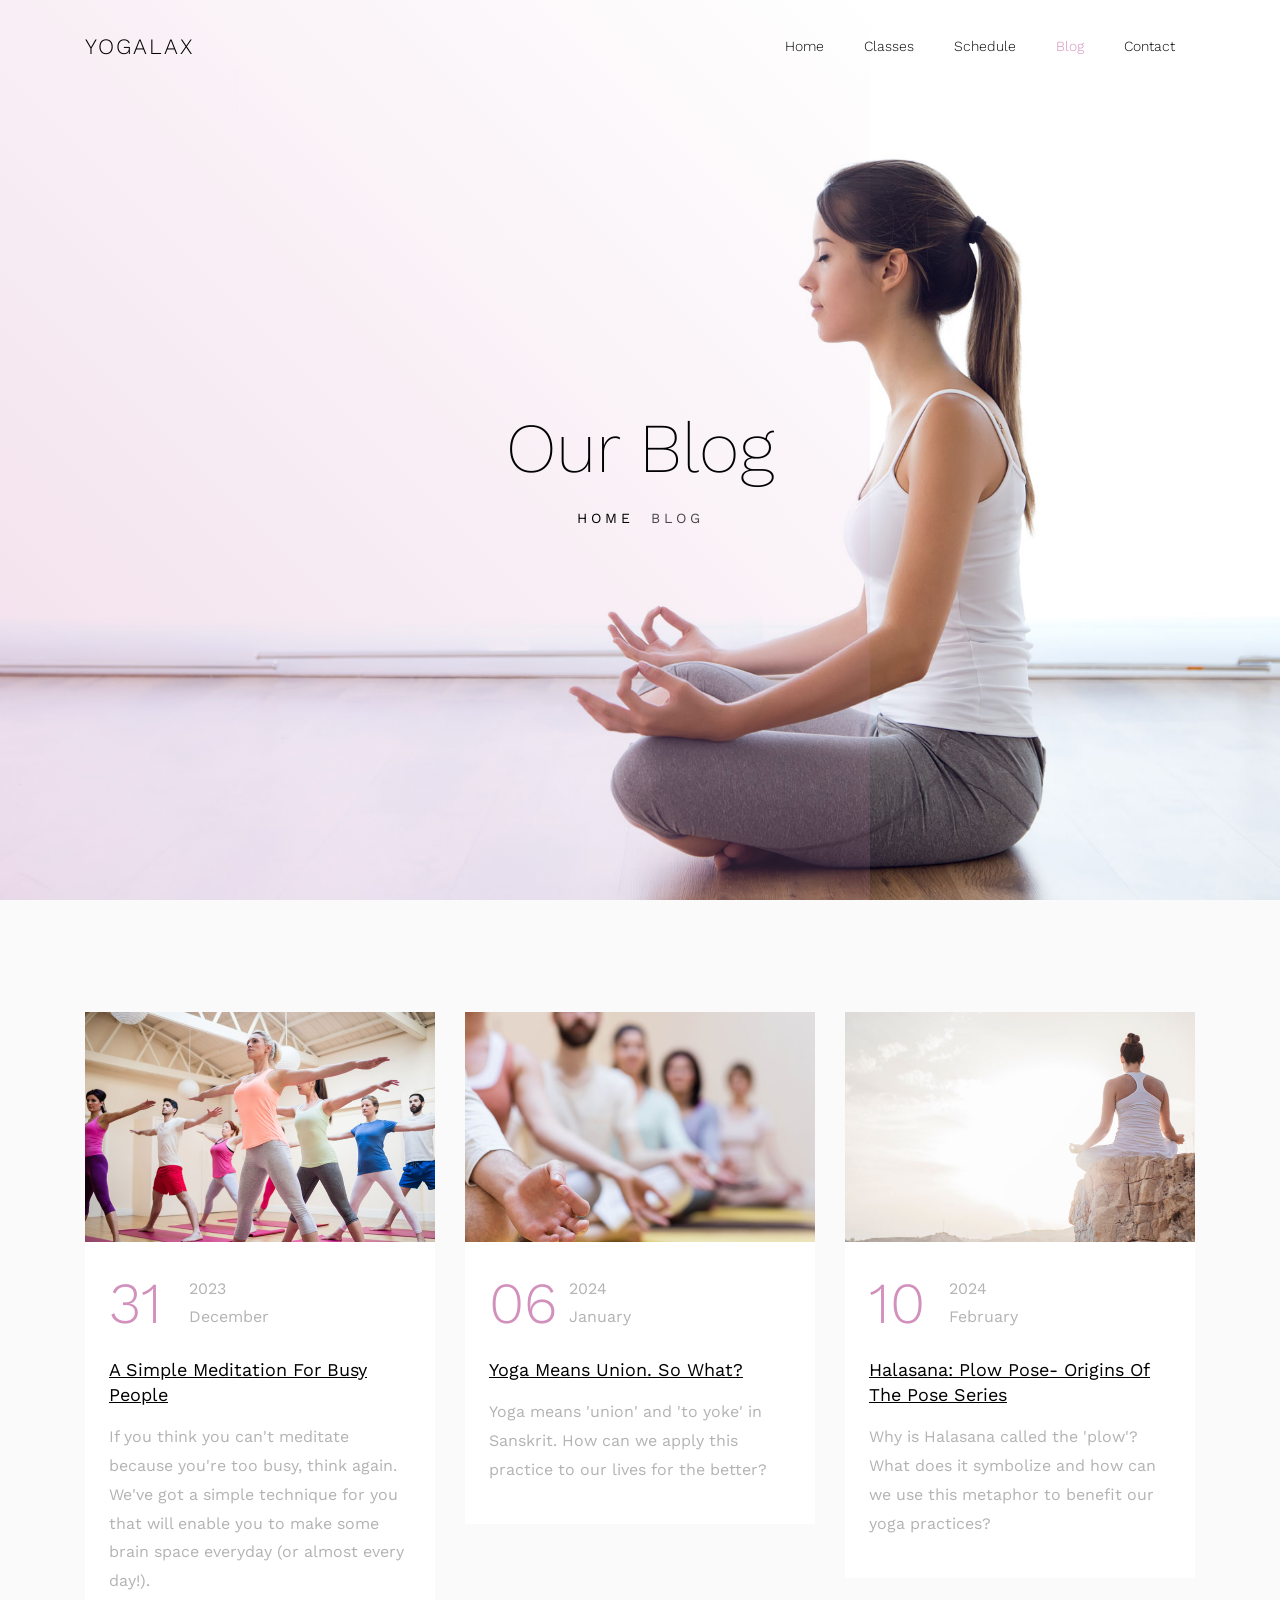
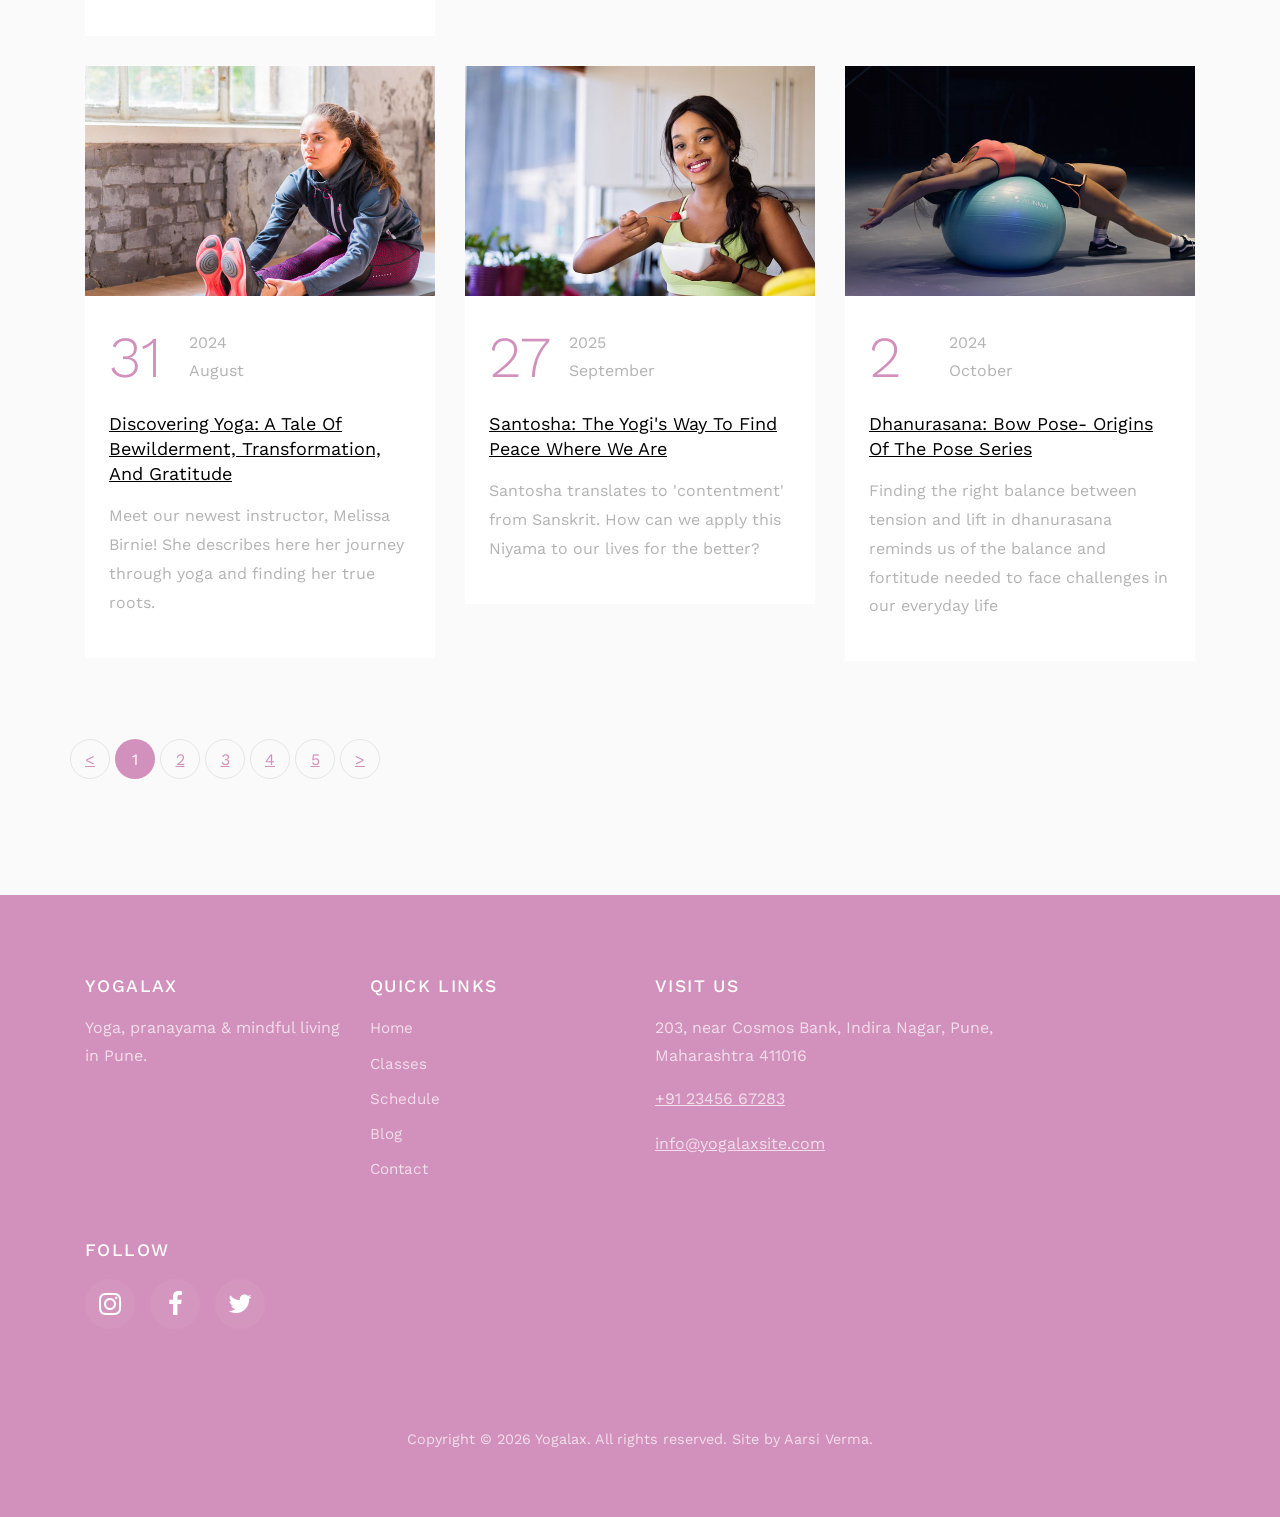
<file: blog.html>
<!DOCTYPE html>
<html lang="en">
<head>
    <title>Yoga Blog | Yogalax</title>
    <meta charset="utf-8">
    <meta name="viewport" content="width=device-width, initial-scale=1, shrink-to-fit=no">
    <meta name="description" content="Read yoga tips, pranayama guides and wellness articles on the Yogalax blog.">
    <meta name="author" content="Aarsi Verma">
    <link rel="icon" href="favicon.svg" type="image/svg+xml">
    
    <link href="https://fonts.googleapis.com/css?family=Work+Sans:100,200,300,400,500,600,700,800,900" rel="stylesheet">

    <link rel="stylesheet" href="css/layout.css">
    <link rel="stylesheet" href="css/animate.css">
    <link rel="stylesheet" href="css/owl.carousel.min.css">
    <link rel="stylesheet" href="css/owl.theme.default.min.css">
    <link rel="stylesheet" href="css/magnific-popup.css">
    <link rel="stylesheet" href="css/aos.css">
    <link rel="stylesheet" href="css/ionicons.min.css">
    <link rel="stylesheet" href="css/flaticon.css">
    <link rel="stylesheet" href="css/icomoon.css">
    <link rel="stylesheet" href="css/style.css">
  </head>
  <body id="top">
    <nav class="navbar navbar-expand-lg navbar-dark ftco_navbar bg-dark ftco-navbar-light" id="ftco-navbar">
      <div class="container">
        <a class="navbar-brand" href="index.html">Yogalax</a>
        <button class="navbar-toggler" type="button" data-target="#ftco-nav" aria-controls="ftco-nav" aria-expanded="false" aria-label="Toggle navigation">
          <span class="menu-icon">☰</span> Menu
        </button>
        <div class="navbar-collapse" id="ftco-nav">
          <ul class="navbar-nav ml-auto">
            <li class="nav-item"><a href="index.html" class="nav-link">Home</a></li>
            <li class="nav-item"><a href="classes.html" class="nav-link">Classes</a></li>
            <li class="nav-item"><a href="schedule.html" class="nav-link">Schedule</a></li>
            <li class="nav-item active"><a href="blog.html" class="nav-link">Blog</a></li>
            <li class="nav-item"><a href="contact.html" class="nav-link">Contact</a></li>
          </ul>
        </div>
      </div>
    </nav>


    <section class="hero-wrap js-fullheight" style="background-image: url('images/bg_3.jpg');">
      <div class="overlay"></div>
      <div class="container">
        <div class="row no-gutters slider-text js-fullheight align-items-center justify-content-center">
          <div class="col-md-9 ftco-animate text-center">
            <h1 class="mb-3 bread">Our Blog</h1>
            <p class="breadcrumbs"><span class="mr-2"><a href="index.html">Home</a></span> <span>Blog</span></p>
          </div>
        </div>
      </div>
    </section>
    
    <section class="ftco-section bg-light">
      <div class="container">
        <div class="row d-flex">
          <div class="col-md-4 d-flex ftco-animate">
            <div class="blog-entry justify-content-end">
              <a href="article.html?post=meditation" class="block-20" style="background-image: url('images/image_1.jpg');"></a>
              <div class="text p-4 float-right d-block">
                <div class="d-flex align-items-center pt-2 mb-4">
                  <div class="one">
                    <span class="day">31</span>
                  </div>
                  <div class="two">
                    <span class="yr">2023</span>
                    <span class="mos">December</span>
                  </div>
                </div>
                <h3 class="heading mt-2"><a href="article.html?post=meditation">A Simple Meditation For Busy People</a></h3>
                <p>If you think you can't meditate because you're too busy, think again. We've got a simple technique for you that will enable you to make some brain space everyday (or almost every day!).</p>
              </div>
            </div>
          </div>

          <div class="col-md-4 d-flex ftco-animate">
            <div class="blog-entry justify-content-end">
              <a href="article.html?post=yoga-union" class="block-20" style="background-image: url('images/image_2.jpg');"></a>
              <div class="text p-4 float-right d-block">
                <div class="d-flex align-items-center pt-2 mb-4">
                  <div class="one">
                    <span class="day">06</span>
                  </div>
                  <div class="two">
                    <span class="yr">2024</span>
                    <span class="mos">January</span>
                  </div>
                </div>
                <h3 class="heading mt-2"><a href="article.html?post=yoga-union">Yoga Means Union. So What?</a></h3>
                <p>Yoga means 'union' and 'to yoke' in Sanskrit. How can we apply this practice to our lives for the better?</p>
              </div>
            </div>
          </div>

          <div class="col-md-4 d-flex ftco-animate">
            <div class="blog-entry">
              <a href="article.html?post=halasana" class="block-20" style="background-image: url('images/image_3.jpg');"></a>
              <div class="text p-4 float-right d-block">
                <div class="d-flex align-items-center pt-2 mb-4">
                  <div class="one">
                    <span class="day">10</span>
                  </div>
                  <div class="two">
                    <span class="yr">2024</span>
                    <span class="mos">February</span>
                  </div>
                </div>
                <h3 class="heading mt-2"><a href="article.html?post=halasana">Halasana: Plow Pose- Origins Of The Pose Series</a></h3>
                <p>Why is Halasana called the 'plow'? What does it symbolize and how can we use this metaphor to benefit our yoga practices?</p>
              </div>
            </div>
          </div>

          <div class="col-md-4 d-flex ftco-animate">
            <div class="blog-entry justify-content-end">
              <a href="article.html?post=discovering-yoga" class="block-20" style="background-image: url('images/image_4.jpg');"></a>
              <div class="text p-4 float-right d-block">
                <div class="d-flex align-items-center pt-2 mb-4">
                  <div class="one">
                    <span class="day">31</span>
                  </div>
                  <div class="two">
                    <span class="yr">2024</span>
                    <span class="mos">August</span>
                  </div>
                </div>
                <h3 class="heading mt-2"><a href="article.html?post=discovering-yoga">Discovering Yoga: A Tale Of Bewilderment, Transformation, And Gratitude</a></h3>
                <p>Meet our newest instructor, Melissa Birnie! She describes here her journey through yoga and finding her true roots.
                </p>
              </div>
            </div>
          </div>
          
          <div class="col-md-4 d-flex ftco-animate">
            <div class="blog-entry justify-content-end">
              <a href="article.html?post=santosha" class="block-20" style="background-image: url('images/image_5.jpg');"></a>
              <div class="text p-4 float-right d-block">
                <div class="d-flex align-items-center pt-2 mb-4">
                  <div class="one">
                    <span class="day">27</span>
                  </div>
                  <div class="two">
                    <span class="yr">2025</span>
                    <span class="mos">September</span>
                  </div>
                </div>
                <h3 class="heading mt-2"><a href="article.html?post=santosha">Santosha: The Yogi's Way To Find Peace Where We Are</a></h3>
                <p>Santosha translates to 'contentment' from Sanskrit. How can we apply this Niyama to our lives for the better?</p>
              </div>
            </div>
          </div>
          
          <div class="col-md-4 d-flex ftco-animate">
            <div class="blog-entry">
              <a href="article.html?post=dhanurasana" class="block-20" style="background-image: url('images/image_6.jpg');"></a>
              <div class="text p-4 float-right d-block">
                <div class="d-flex align-items-center pt-2 mb-4">
                  <div class="one">
                    <span class="day">2</span>
                  </div>
                  <div class="two">
                    <span class="yr">2024</span>
                    <span class="mos">October</span>
                  </div>
                </div>
                <h3 class="heading mt-2"><a href="article.html?post=dhanurasana">Dhanurasana: Bow Pose- Origins Of The Pose Series</a></h3>
                <p>Finding the right balance between tension and lift in dhanurasana reminds us of the balance and fortitude needed to face challenges in our everyday life</p>
              </div>
            </div>
          </div>
          
        </div>
        <div class="row mt-5">
          <div class="col text-center">
            <div class="block-27">
              <ul>
                <li><a href="blog.html">&lt;</a></li>
                <li class="active"><span>1</span></li>
                <li><a href="blog.html">2</a></li>
                <li><a href="blog.html">3</a></li>
                <li><a href="blog.html">4</a></li>
                <li><a href="blog.html">5</a></li>
                <li><a href="blog.html">&gt;</a></li>
              </ul>
            </div>
          </div>
        </div>
      </div>
    </section>

    

    <footer class="ftco-footer ftco-section img">
      <div class="overlay"></div>
      <div class="container">
        <div class="row mb-5">
          <div class="col-md-6 col-lg-3 mb-4 ftco-animate">
            <div class="ftco-footer-widget">
              <h2 class="footer-heading">Yogalax</h2>
              <p class="footer-tagline">Yoga, pranayama &amp; mindful living in Pune.</p>
            </div>
          </div>
          <div class="col-md-6 col-lg-3 mb-4 ftco-animate">
            <div class="ftco-footer-widget">
              <h2 class="footer-heading">Quick Links</h2>
              <ul class="footer-links list-unstyled">
                <li><a href="index.html">Home</a></li>
                <li><a href="classes.html">Classes</a></li>
                <li><a href="schedule.html">Schedule</a></li>
                <li><a href="blog.html">Blog</a></li>
                <li><a href="contact.html">Contact</a></li>
              </ul>
            </div>
          </div>
          <div class="col-md-6 col-lg-4 mb-4 ftco-animate">
            <div class="ftco-footer-widget">
              <h2 class="footer-heading">Visit Us</h2>
              <p class="footer-address">203, near Cosmos Bank, Indira Nagar, Pune, Maharashtra 411016</p>
              <p><a href="tel:+912345667283">+91 23456 67283</a></p>
              <p><a href="mailto:info@yogalaxsite.com">info@yogalaxsite.com</a></p>
            </div>
          </div>
          <div class="col-md-6 col-lg-2 mb-4">
            <div class="ftco-footer-widget">
              <h2 class="footer-heading">Follow</h2>
              <ul class="ftco-footer-social list-unstyled">
                <li class="ftco-animate"><a href="contact.html" title="Contact us"><span class="icon-instagram"></span></a></li>
                <li class="ftco-animate"><a href="contact.html" title="Contact us"><span class="icon-facebook"></span></a></li>
                <li class="ftco-animate"><a href="contact.html" title="Contact us"><span class="icon-twitter"></span></a></li>
              </ul>
            </div>
          </div>
        </div>
        <div class="row">
          <div class="col-md-12 text-center">
            <p class="footer-copy">Copyright &copy; <script>document.write(new Date().getFullYear());</script> Yogalax. All rights reserved. Site by Aarsi Verma.</p>
          </div>
        </div>
      </div>
    </footer>

    <a href="#top" id="back-to-top" class="back-to-top" aria-label="Back to top" title="Back to top">&uarr;</a>

  <script src="js/jquery.min.js"></script>
  <script src="js/jquery-migrate-3.0.1.min.js"></script>
  <script src="js/jquery.easing.1.3.js"></script>
  <script src="js/jquery.waypoints.min.js"></script>
  <script src="js/jquery.stellar.min.js"></script>
  <script src="js/owl.carousel.min.js"></script>
  <script src="js/jquery.magnific-popup.min.js"></script>
  <script src="js/aos.js"></script>
  <script src="js/jquery.animateNumber.min.js"></script>
  <script src="js/scrollax.min.js"></script>
  <script src="js/nav.js"></script>
  <script src="js/site.js"></script>
  <script src="js/main.js"></script>
    
  </body>
</html>
</file>
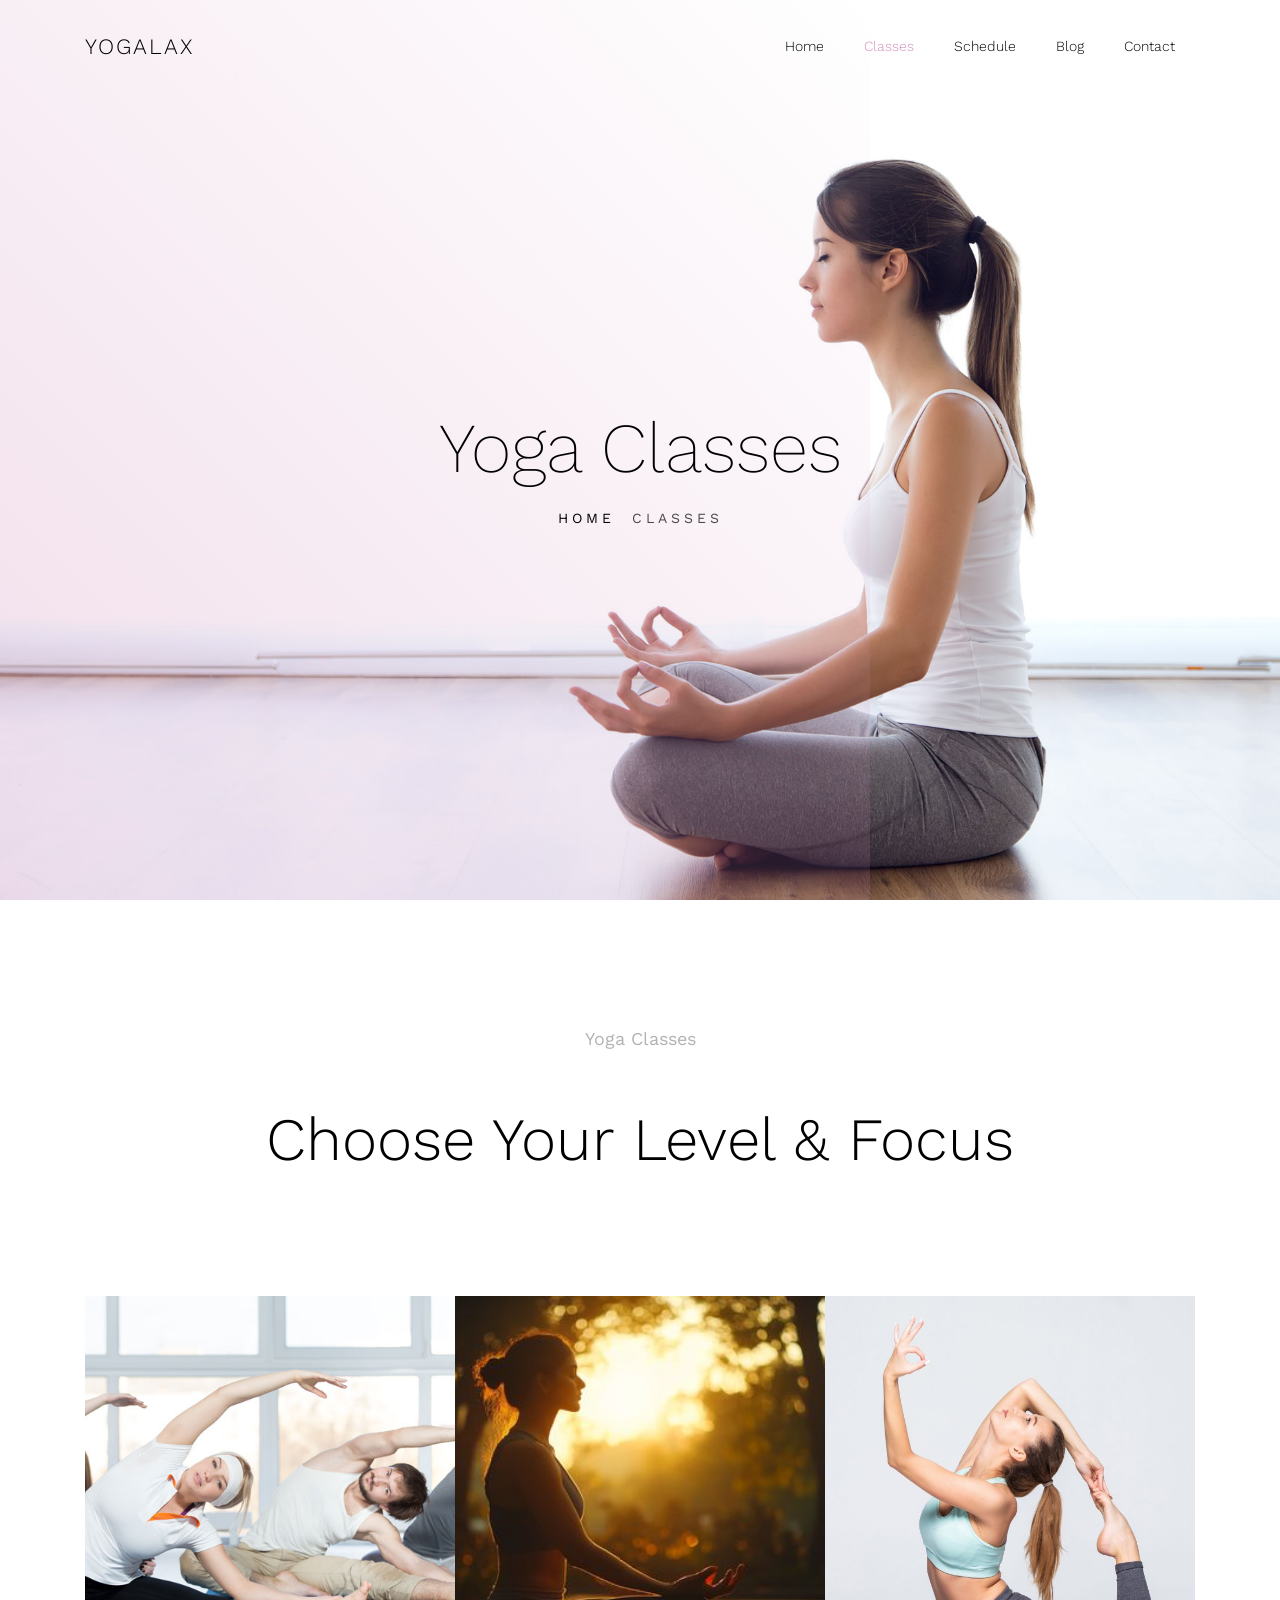
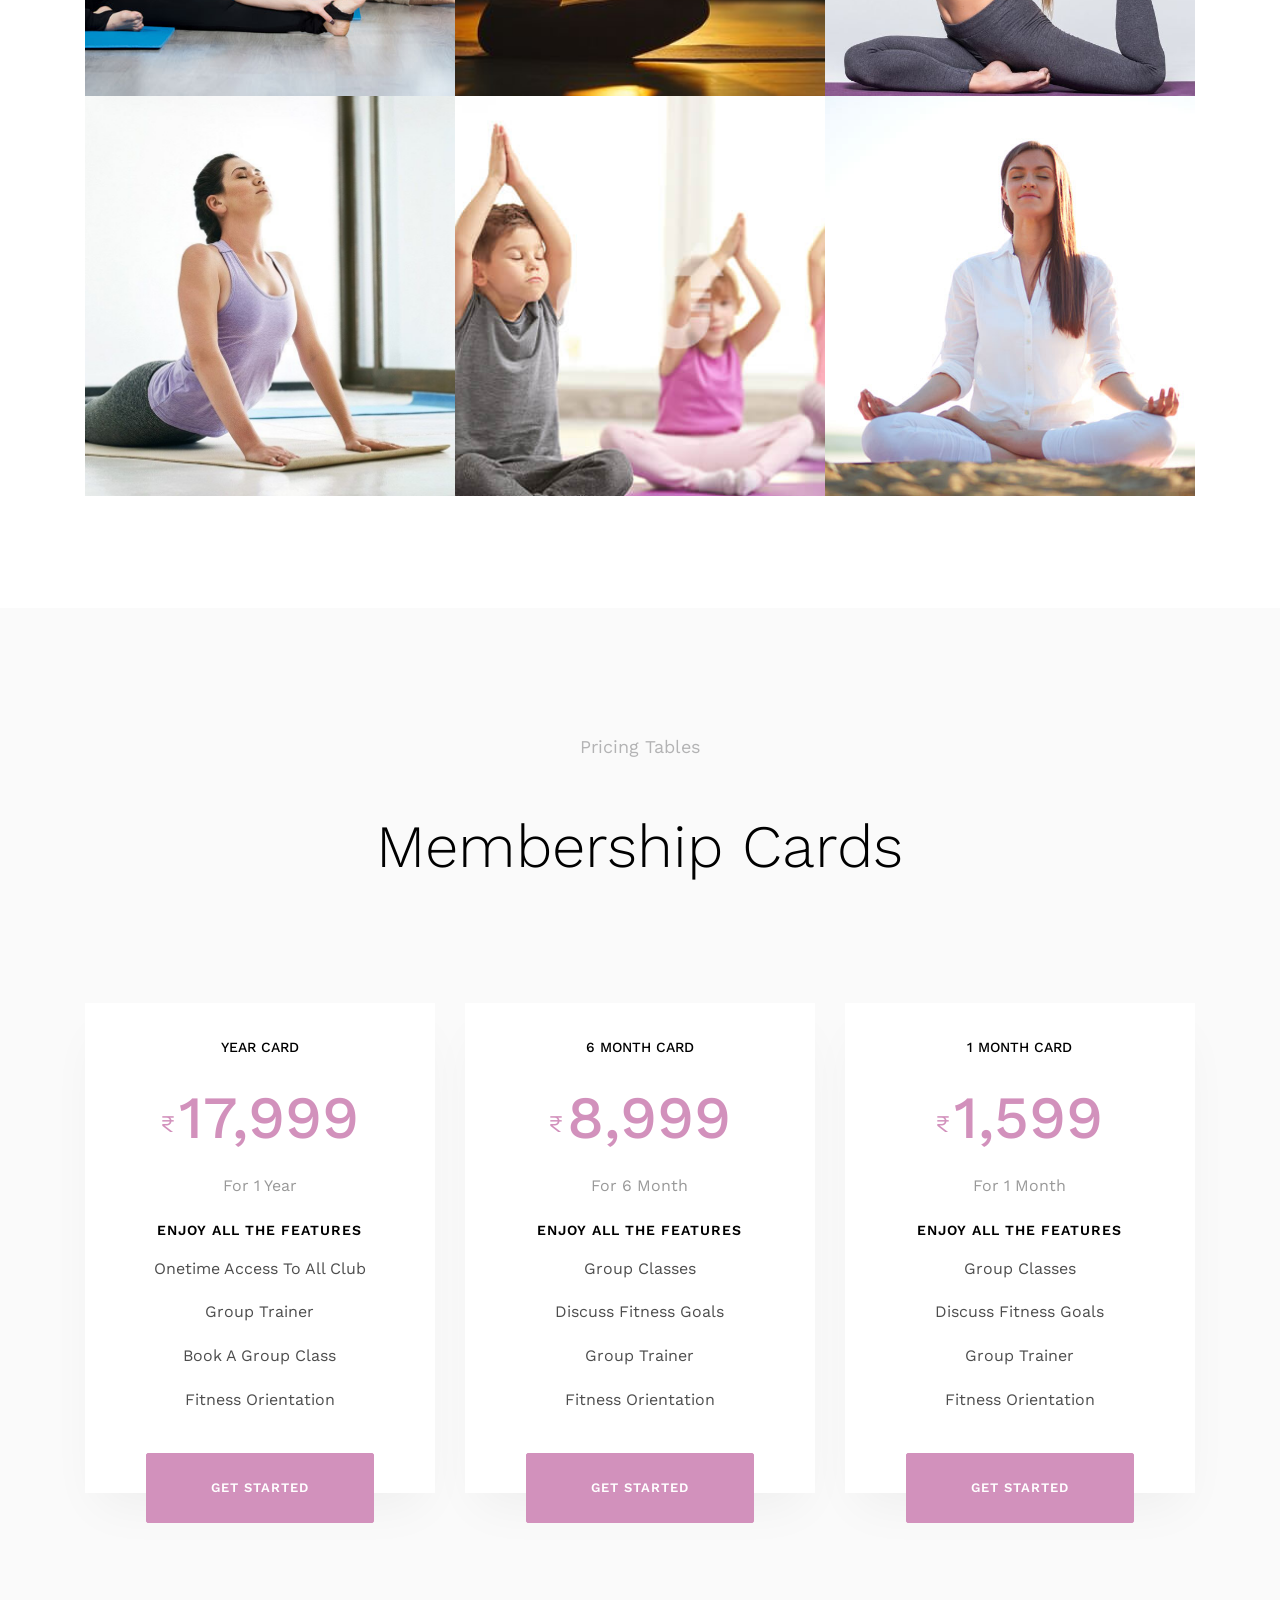
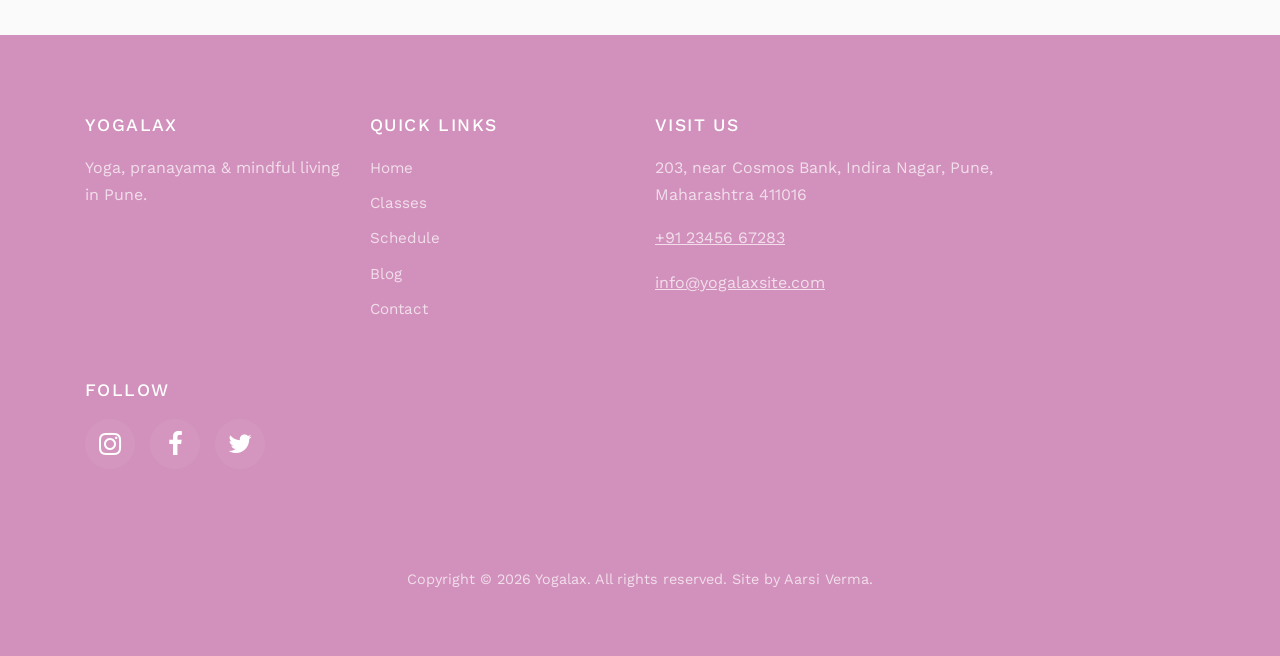
<file: classes.html>
<!DOCTYPE html>
<html lang="en">
	<head>
		<title>Yoga Classes | Yogalax Pune</title>
		<meta charset="utf-8">
		<meta name="viewport" content="width=device-width, initial-scale=1, shrink-to-fit=no">
		<meta name="description" content="Explore Yogalax yoga classes for beginners, weight loss, kids yoga, morning routines and more in Pune.">
		<meta name="author" content="Aarsi Verma">
		<link rel="icon" href="favicon.svg" type="image/svg+xml">

		<link href="https://fonts.googleapis.com/css?family=Work+Sans:100,200,300,400,500,600,700,800,900" rel="stylesheet">
		
		<link rel="stylesheet" href="css/layout.css">
		<link rel="stylesheet" href="css/animate.css">
		<link rel="stylesheet" href="css/owl.carousel.min.css">
		<link rel="stylesheet" href="css/owl.theme.default.min.css">
		<link rel="stylesheet" href="css/magnific-popup.css">
		<link rel="stylesheet" href="css/aos.css">
		<link rel="stylesheet" href="css/ionicons.min.css">
		<link rel="stylesheet" href="css/flaticon.css">
		<link rel="stylesheet" href="css/icomoon.css">
		<link rel="stylesheet" href="css/style.css">
	</head>
	<body id="top">
		<nav class="navbar navbar-expand-lg navbar-dark ftco_navbar bg-dark ftco-navbar-light" id="ftco-navbar">
			<div class="container">
				<a class="navbar-brand" href="index.html">Yogalax</a>
				<button class="navbar-toggler" type="button" data-target="#ftco-nav" aria-controls="ftco-nav" aria-expanded="false" aria-label="Toggle navigation">
					<span class="menu-icon">☰</span> Menu
				</button>
				<div class="navbar-collapse" id="ftco-nav">
					<ul class="navbar-nav ml-auto">
						<li class="nav-item"><a href="index.html" class="nav-link">Home</a></li>
						<li class="nav-item active"><a href="classes.html" class="nav-link">Classes</a></li>
						<li class="nav-item"><a href="schedule.html" class="nav-link">Schedule</a></li>
						<li class="nav-item"><a href="blog.html" class="nav-link">Blog</a></li>
						<li class="nav-item"><a href="contact.html" class="nav-link">Contact</a></li>
					</ul>
				</div>
			</div>
		</nav>
		
		<section class="hero-wrap js-fullheight" style="background-image: url('images/bg_3.jpg');">
			<div class="overlay"></div>
			<div class="container">
				<div class="row no-gutters slider-text js-fullheight align-items-center justify-content-center">
					<div class="col-md-9 ftco-animate text-center">
						<h1 class="mb-3 bread">Yoga Classes</h1>
						<p class="breadcrumbs"><span class="mr-2"><a href="index.html">Home</a></span> <span>Classes</span></p>
					</div>
				</div>
			</div>
		</section>
		
		<section class="ftco-section">
			<div class="container">
				<div class="row justify-content-center mb-5 pb-3">
					<div class="col-md-12 heading-section ftco-animate text-center">
						<h3 class="subheading">Yoga Classes</h3>
						<h2 class="mb-1">Choose Your Level &amp; Focus</h2>
					</div>
				</div>
				<div class="row no-gutters">
					<div class="col-md-6 col-lg-4" id="beginners">
						<div class="package-program ftco-animate">
							<a href="contact.html" class="img d-flex justify-content-center align-items-center" style="background-image: url(images/program-1.jpg);">
								<div class="text p-5 text-center">
									<h3>Yoga for Beginners</h3>
									<p>This Yoga For Beginner’s Pack is just what you need to ignite your passion for yoga! Whether you are a complete beginner, or have tried yoga in the past and are ready to really get going, these 5 sessions in this pack will show you the way. This course is designed for the complete beginner, so there’s no need to be wary if you have no previous yoga experience. </p>
								</div>
							</a>
						</div>
					</div>
					<div class="col-md-6 col-lg-4" id="morning-yoga">
						<div class="package-program ftco-animate">
							<a href="contact.html" class="img d-flex justify-content-center align-items-center" style="background-image: url(images/program-2.jpg);">
								<div class="text p-5 text-center">
									<h3>Morning Yoga Routine</h3>
									<p>This pack is a combination of 6 unique Morning Yoga practice sessions to help you start your day! Stretch and strengthen! Bring energy to the body and rejuvenate the nervous system!</p>
								</div>
							</a>
						</div>
					</div>
					<div class="col-md-6 col-lg-4" id="weight-loss">
						<div class="package-program ftco-animate">
							<a href="contact.html" class="img d-flex justify-content-center align-items-center" style="background-image: url(images/program-3.jpg);">
								<div class="text p-5 text-center">
									<h3>Yoga for Weight Loss</h3>
									<p>The sessions in this pack will consist of Vinyasa Practises. It might seem challenging at first, but please take it at your own pace and allow the body to adapt over a few classes.These sessions have been created by Lara Saluja, Anil and Anvita. </p>
								</div>
							</a>
						</div>
					</div>
					<div class="col-md-6 col-lg-4" id="back-pain">
						<div class="package-program ftco-animate">
							<a href="contact.html" class="img d-flex justify-content-center align-items-center" style="background-image: url(images/program-4.jpg);">
								<div class="text p-5 text-center">
									<h3>Yoga for Lower Back Pain</h3>
									<p>If you're dealing with lower back pain, yoga may be just what the doctor ordered. 
										Yoga is a mind-body therapy that’s often recommended to treat not only back pain but the stress that accompanies it.
										This will help you notice where you’re holding tension and where you have imbalances.</p>
								</div>
							</a>
						</div>
					</div>
					<div class="col-md-6 col-lg-4" id="kids-yoga">
						<div class="package-program ftco-animate">
							<a href="contact.html" class="img d-flex justify-content-center align-items-center" style="background-image: url(images/program-5.jpg);">
								<div class="text p-5 text-center">
									<h3>5-7 Years</h3>
									<p>Guided by Anishka Bagla
										Join Anishka as she takes kids between ages 5 to 7 years olds on an enjoyable journey, introducing them to the practice of Yoga in a fun and engaging manner through storytelling. Each session is about half an hour and engages full-body movements. Do pick the session appropriate for your child as per their age.</p>
								</div>
							</a>
						</div>
					</div>
					<div class="col-md-6 col-lg-4" id="relaxation">
						<div class="package-program ftco-animate">
							<a href="contact.html" class="img d-flex justify-content-center align-items-center" style="background-image: url(images/program-6.jpg);">
								<div class="text p-5 text-center">
									<h3>Yoga for Relaxation and Stress Relief</h3>
									<p>This pack will focus on yoga for stretching and releasing stress from your body as well as pranayama for relaxation. These sessions will address the body, mind and breath.</p>
								</div>
							</a>
						</div>
					</div>
				</div>
			</div>
		</section>
		
		<section class="ftco-section bg-light">
			<div class="container">
				<div class="row justify-content-center mb-5 pb-3">
					<div class="col-md-7 heading-section ftco-animate text-center">
						<h3 class="subheading">Pricing Tables</h3>
						<h2 class="mb-1">Membership Cards</h2>
					</div>
				</div>
				<div class="row">
					<div class="col-md-4 ftco-animate">
						<div class="block-7">
							<div class="text-center">
								<h2 class="heading">Year Card</h2>
								<span class="price"><sup>₹</sup> <span class="number">17,999</span></span>
								<span class="excerpt d-block">For 1 Year</span>
								<h3 class="heading-2 my-4">Enjoy All The Features</h3>
								<ul class="pricing-text mb-5">
									<li>Onetime Access To All Club</li>
									<li>Group Trainer</li>
									<li>Book A Group Class</li>
									<li>Fitness Orientation</li>
								</ul>
								<a href="contact.html" class="btn btn-primary d-block px-2 py-4">Get Started</a>
							</div>
						</div>
					</div>
					<div class="col-md-4 ftco-animate">
						<div class="block-7">
							<div class="text-center">
								<h2 class="heading">6 Month Card</h2>
								<span class="price"><sup>₹</sup> <span class="number">8,999</span></span>
								<span class="excerpt d-block">For 6 Month</span>
								<h3 class="heading-2 my-4">Enjoy All The Features</h3>
								<ul class="pricing-text mb-5">
									<li>Group Classes</li>
									<li>Discuss Fitness Goals</li>
									<li>Group Trainer</li>
									<li>Fitness Orientation</li>
								</ul>
								<a href="contact.html" class="btn btn-primary d-block px-2 py-4">Get Started</a>
							</div>
						</div>
					</div>
					<div class="col-md-4 ftco-animate">
						<div class="block-7">
							<div class="text-center">
								<h2 class="heading">1 Month Card</h2>
								<span class="price"><sup>₹</sup> <span class="number">1,599</span></span>
								<span class="excerpt d-block">For 1 Month</span>
								<h3 class="heading-2 my-4">Enjoy All The Features</h3>
								<ul class="pricing-text mb-5">
									<li>Group Classes</li>
									<li>Discuss Fitness Goals</li>
									<li>Group Trainer</li>
									<li>Fitness Orientation</li>
								</ul>
								<a href="contact.html" class="btn btn-primary d-block px-2 py-4">Get Started</a>
							</div>
						</div>
					</div>
				</div>
			</div>
		</section>
	
		<footer class="ftco-footer ftco-section img">
			<div class="overlay"></div>
			<div class="container">
				<div class="row mb-5">
					<div class="col-md-6 col-lg-3 mb-4 ftco-animate">
						<div class="ftco-footer-widget">
							<h2 class="footer-heading">Yogalax</h2>
							<p class="footer-tagline">Yoga, pranayama &amp; mindful living in Pune.</p>
						</div>
					</div>
					<div class="col-md-6 col-lg-3 mb-4 ftco-animate">
						<div class="ftco-footer-widget">
							<h2 class="footer-heading">Quick Links</h2>
							<ul class="footer-links list-unstyled">
								<li><a href="index.html">Home</a></li>
								<li><a href="classes.html">Classes</a></li>
								<li><a href="schedule.html">Schedule</a></li>
								<li><a href="blog.html">Blog</a></li>
								<li><a href="contact.html">Contact</a></li>
							</ul>
						</div>
					</div>
					<div class="col-md-6 col-lg-4 mb-4 ftco-animate">
						<div class="ftco-footer-widget">
							<h2 class="footer-heading">Visit Us</h2>
							<p class="footer-address">203, near Cosmos Bank, Indira Nagar, Pune, Maharashtra 411016</p>
							<p><a href="tel:+912345667283">+91 23456 67283</a></p>
							<p><a href="mailto:info@yogalaxsite.com">info@yogalaxsite.com</a></p>
						</div>
					</div>
					<div class="col-md-6 col-lg-2 mb-4">
						<div class="ftco-footer-widget">
							<h2 class="footer-heading">Follow</h2>
							<ul class="ftco-footer-social list-unstyled">
								<li class="ftco-animate"><a href="contact.html" title="Contact us"><span class="icon-instagram"></span></a></li>
								<li class="ftco-animate"><a href="contact.html" title="Contact us"><span class="icon-facebook"></span></a></li>
								<li class="ftco-animate"><a href="contact.html" title="Contact us"><span class="icon-twitter"></span></a></li>
							</ul>
						</div>
					</div>
				</div>
				<div class="row">
					<div class="col-md-12 text-center">
						<p class="footer-copy">Copyright &copy; <script>document.write(new Date().getFullYear());</script> Yogalax. All rights reserved. Site by Aarsi Verma.</p>
					</div>
				</div>
			</div>
		</footer>

		<a href="#top" id="back-to-top" class="back-to-top" aria-label="Back to top" title="Back to top">&uarr;</a>

		 <script src="js/jquery.min.js"></script>
		 <script src="js/jquery-migrate-3.0.1.min.js"></script>
		 <script src="js/jquery.easing.1.3.js"></script>
		 <script src="js/jquery.waypoints.min.js"></script>
		 <script src="js/jquery.stellar.min.js"></script>
		 <script src="js/owl.carousel.min.js"></script>
		 <script src="js/jquery.magnific-popup.min.js"></script>
		 <script src="js/aos.js"></script>
		 <script src="js/jquery.animateNumber.min.js"></script>
		 <script src="js/scrollax.min.js"></script>
		 <script src="js/nav.js"></script>
		 <script src="js/site.js"></script>
		 <script src="js/main.js"></script>
	</body>
</html>
</file>
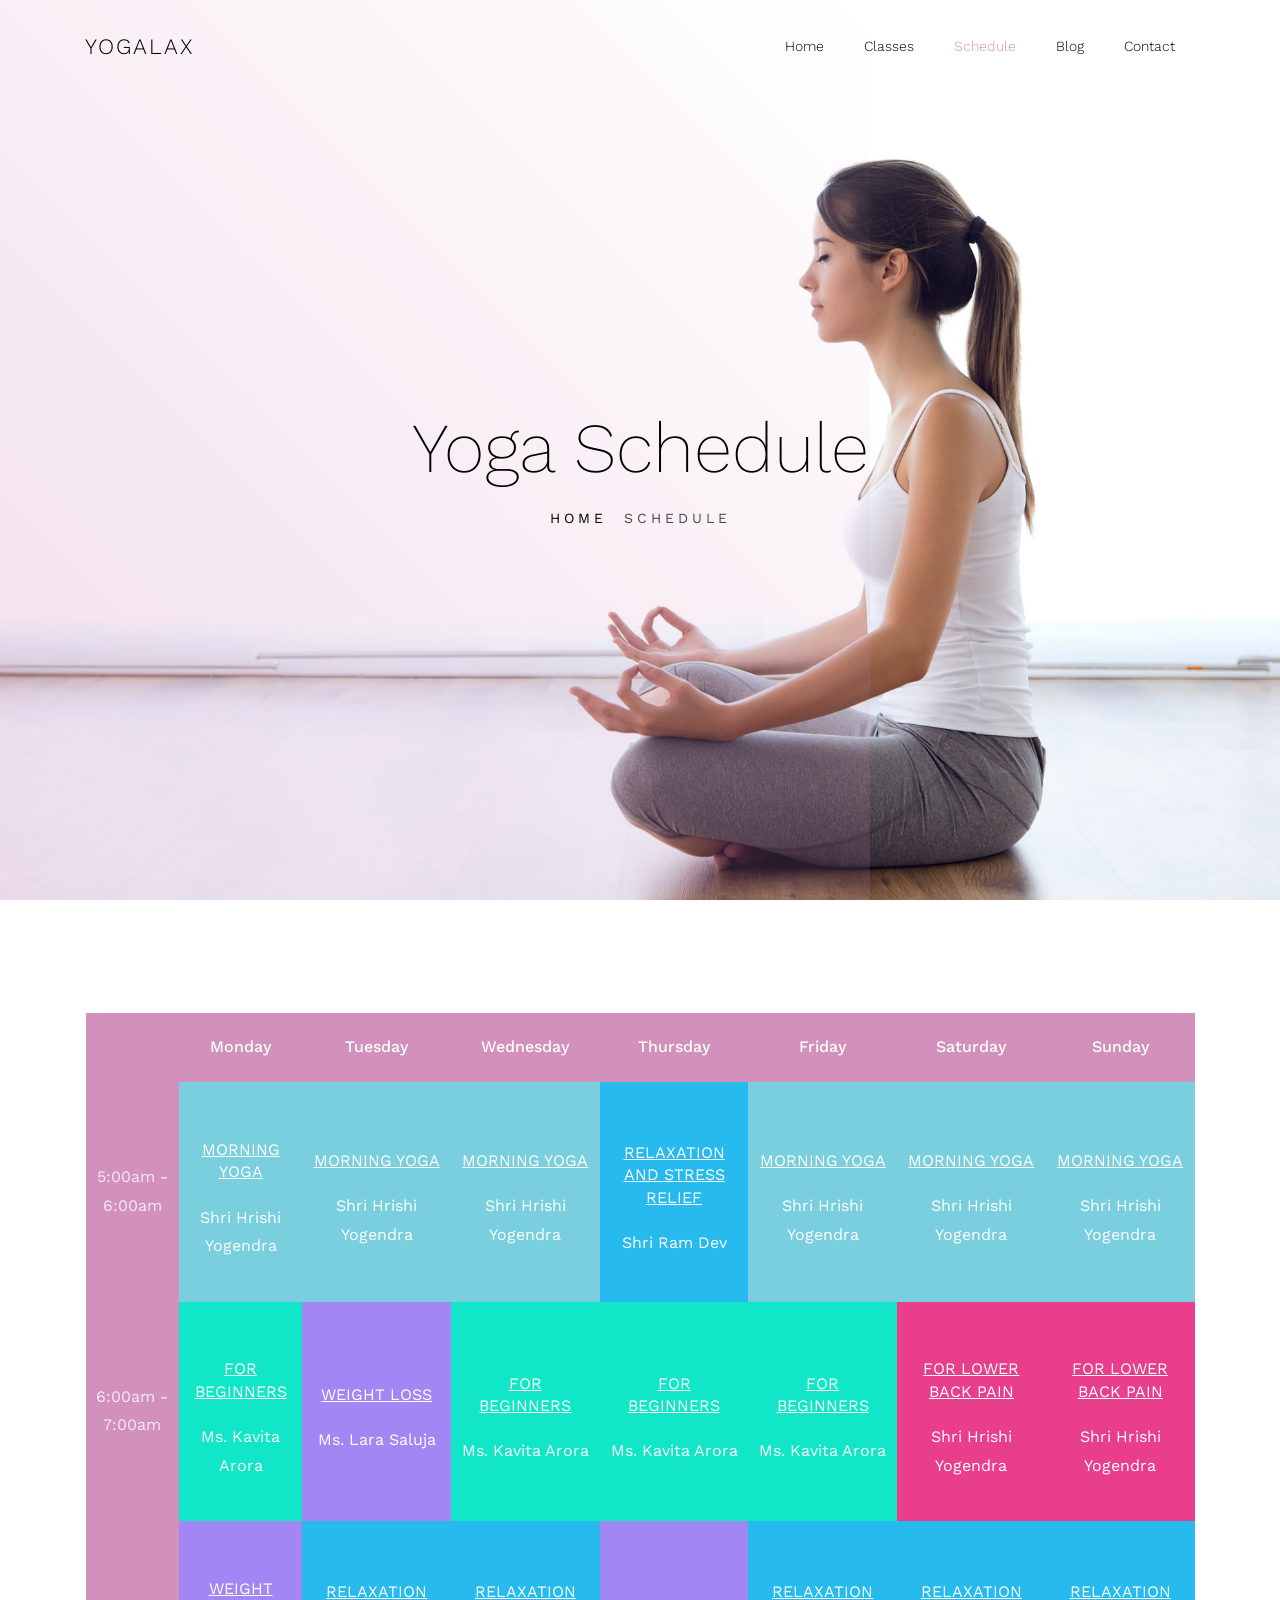
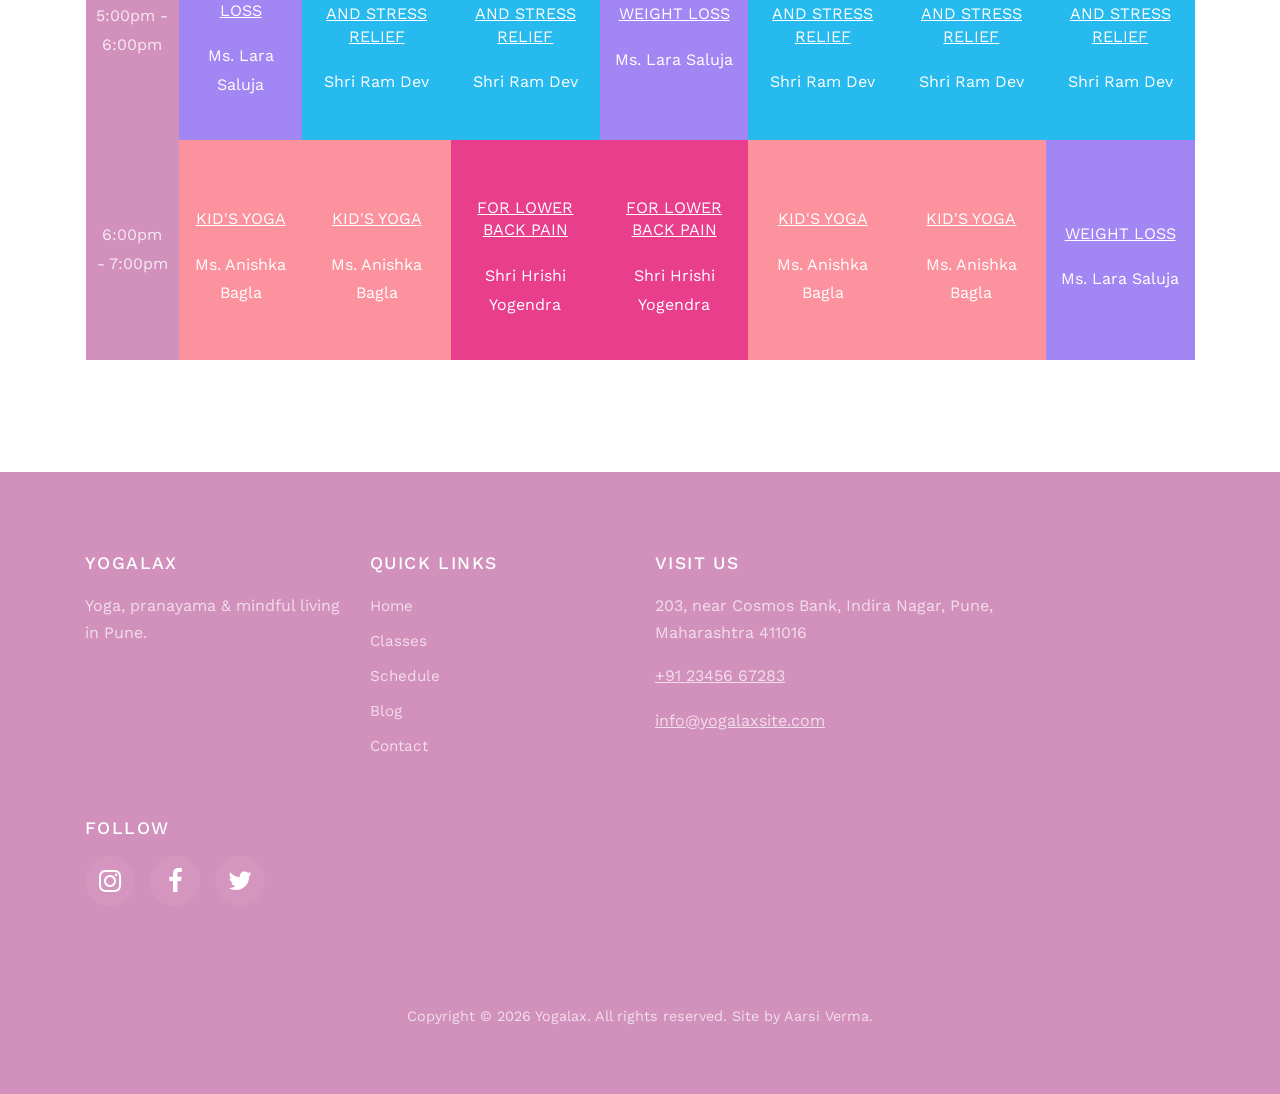
<file: schedule.html>
<!DOCTYPE html>
<html lang="en">
	<head>
		<title>Class Schedule | Yogalax Pune</title>
		<meta charset="utf-8">
		<meta name="viewport" content="width=device-width, initial-scale=1, shrink-to-fit=no">
		<meta name="description" content="View the weekly Yogalax yoga class schedule — morning yoga, pranayama, kids yoga and more.">
		<meta name="author" content="Aarsi Verma">
		<link rel="icon" href="favicon.svg" type="image/svg+xml">
		
		<link href="https://fonts.googleapis.com/css?family=Work+Sans:100,200,300,400,500,600,700,800,900" rel="stylesheet">
		
		<link rel="stylesheet" href="css/layout.css">
		<link rel="stylesheet" href="css/animate.css">
		<link rel="stylesheet" href="css/owl.carousel.min.css">
		<link rel="stylesheet" href="css/owl.theme.default.min.css">
		<link rel="stylesheet" href="css/magnific-popup.css">
		<link rel="stylesheet" href="css/aos.css">
		<link rel="stylesheet" href="css/ionicons.min.css">
		<link rel="stylesheet" href="css/flaticon.css">
		<link rel="stylesheet" href="css/icomoon.css">
		<link rel="stylesheet" href="css/style.css">
	</head>
	<body id="top">
		<nav class="navbar navbar-expand-lg navbar-dark ftco_navbar bg-dark ftco-navbar-light" id="ftco-navbar">
			<div class="container">
				<a class="navbar-brand" href="index.html">Yogalax</a>
				<button class="navbar-toggler" type="button" data-target="#ftco-nav" aria-controls="ftco-nav" aria-expanded="false" aria-label="Toggle navigation">
					<span class="menu-icon">☰</span> Menu
				</button>
				<div class="navbar-collapse" id="ftco-nav">
					<ul class="navbar-nav ml-auto">
						<li class="nav-item"><a href="index.html" class="nav-link">Home</a></li>
						<li class="nav-item"><a href="classes.html" class="nav-link">Classes</a></li>
						<li class="nav-item active"><a href="schedule.html" class="nav-link">Schedule</a></li>
						<li class="nav-item"><a href="blog.html" class="nav-link">Blog</a></li>
						<li class="nav-item"><a href="contact.html" class="nav-link">Contact</a></li>
					</ul>
				</div>
			</div>
		</nav>

		<section class="hero-wrap js-fullheight" style="background-image: url('images/bg_3.jpg');">
			<div class="overlay"></div>
			<div class="container">
				<div class="row no-gutters slider-text js-fullheight align-items-center justify-content-center">
					<div class="col-md-9 ftco-animate text-center">
						<h1 class="mb-3 bread">Yoga Schedule</h1>
						<p class="breadcrumbs">
							<span class="mr-2"><a href="index.html">Home</a></span> 
							<span>Schedule</span>
						</p>
					</div>
				</div>
			</div>
		</section>
		
		<section class="ftco-section">
			<div class="container">
				<div class="row">
					<div class="col-md-12 ftco-animate">
						<div class="sched-list table-responsive">
							<table class="table">

								<thead class="thead-primary">
									<tr class="text-center">
										<th>&nbsp;</th>
										<th>Monday</th>
										<th>Tuesday</th>
										<th>Wednesday</th>
										<th>Thursday</th>
										<th>Friday</th>
										<th>Saturday</th>
										<th>Sunday</th>
									</tr>
								</thead>

								<tbody>
									<tr class="text-center">
										<td class="color">
											<p class="time">5:00am - 6:00am</p>
										</td>
										<td class="color-1">
											<h3><a href="classes.html#morning-yoga">Morning Yoga</a></h3>
											<span class="trainer">Shri Hrishi Yogendra</span>
										</td>
										<td class="color-1">
											<h3><a href="classes.html#morning-yoga">Morning Yoga</a></h3>
											<span class="trainer">Shri Hrishi Yogendra</span>
										</td>
										<td class="color-1">
											<h3><a href="classes.html#morning-yoga">Morning Yoga</a></h3>
											<span class="trainer">Shri Hrishi Yogendra</span>
										</td>
										<td class="color-2">
											<h3><a href="classes.html#relaxation">Relaxation and Stress Relief</a></h3>
											<span class="trainer">Shri Ram Dev</span>
										</td>
										<td class="color-1">
											<h3><a href="classes.html#morning-yoga">Morning Yoga</a></h3>
											<span class="trainer">Shri Hrishi Yogendra</span>
										</td>
										<td class="color-1">
											<h3><a href="classes.html#morning-yoga">Morning Yoga</a></h3>
											<span class="trainer">Shri Hrishi Yogendra</span>
										</td>
										<td class="color-1">
											<h3><a href="classes.html#morning-yoga">Morning Yoga</a></h3>
											<span class="trainer">Shri Hrishi Yogendra</span>
										</td>
									</tr>
									<!-- END TR-->

									<tr class="text-center">
										<td class="color">
											<p class="time">6:00am - 7:00am</p>
										</td>
										<td class="color-4">
											<h3><a href="classes.html#beginners">For Beginners</a></h3>
											<span class="trainer">Ms. Kavita Arora</span>
										</td>
										<td class="color-5">
											<h3><a href="classes.html#weight-loss">Weight Loss</a></h3>
											<span class="trainer">Ms. Lara Saluja</span>
										</td>
										<td class="color-4">
											<h3><a href="classes.html#beginners">For Beginners</a></h3>
											<span class="trainer">Ms. Kavita Arora</span>
										</td>
										<td class="color-4">
											<h3><a href="classes.html#beginners">For Beginners</a></h3>
											<span class="trainer">Ms. Kavita Arora</span>
										</td>
										<td class="color-4">
											<h3><a href="classes.html#beginners">For Beginners</a></h3>
											<span class="trainer">Ms. Kavita Arora</span>
										</td>
										<td class="color-6">
											<h3><a href="classes.html#back-pain">For Lower Back Pain</a></h3>
											<span class="trainer">Shri Hrishi Yogendra</span>
										</td>
										<td class="color-6">
											<h3><a href="classes.html#back-pain">For Lower Back Pain</a></h3>
											<span class="trainer">Shri Hrishi Yogendra</span>
										</td>
									</tr>
									<!-- END TR-->

									<tr class="text-center">
										<td class="color">
											<p class="time">5:00pm - 6:00pm</p>
										</td>
										<td class="color-5">
											<h3><a href="classes.html#weight-loss">Weight Loss</a></h3>
											<span class="trainer">Ms. Lara Saluja</span>
										</td>
										<td class="color-2">
											<h3><a href="classes.html#relaxation">Relaxation and Stress Relief</a></h3>
											<span class="trainer">Shri Ram Dev</span>
										</td>
										<td class="color-2">
											<h3><a href="classes.html#relaxation">Relaxation and Stress Relief</a></h3>
											<span class="trainer">Shri Ram Dev</span>
										</td>
										<td class="color-5">
											<h3><a href="classes.html#weight-loss">Weight Loss</a></h3>
											<span class="trainer">Ms. Lara Saluja</span>
										</td>
										<td class="color-2">
											<h3><a href="classes.html#relaxation">Relaxation and Stress Relief</a></h3>
											<span class="trainer">Shri Ram Dev</span>
										</td>
										<td class="color-2">
											<h3><a href="classes.html#relaxation">Relaxation and Stress Relief</a></h3>
											<span class="trainer">Shri Ram Dev</span>
										</td>
										<td class="color-2">
											<h3><a href="classes.html#relaxation">Relaxation and Stress Relief</a></h3>
											<span class="trainer">Shri Ram Dev</span>
										</td>
									</tr>
									<!-- END TR-->

									<tr class="text-center">
										<td class="color">
											<p class="time">6:00pm - 7:00pm</p>
										</td>
										<td class="color-3">
											<h3><a href="classes.html#kids-yoga">Kid's Yoga</a></h3>
											<span class="trainer">Ms. Anishka Bagla</span>
										</td>
										<td class="color-3">
											<h3><a href="classes.html#kids-yoga">Kid's Yoga</a></h3>
											<span class="trainer">Ms. Anishka Bagla</span>
										</td>
										<td class="color-6">
											<h3><a href="classes.html#back-pain">For Lower Back Pain</a></h3>
											<span class="trainer">Shri Hrishi Yogendra</span>
										</td>
										<td class="color-6">
											<h3><a href="classes.html#back-pain">For Lower Back Pain</a></h3>
											<span class="trainer">Shri Hrishi Yogendra</span>
										</td>
										<td class="color-3">
											<h3><a href="classes.html#kids-yoga">Kid's Yoga</a></h3>
											<span class="trainer">Ms. Anishka Bagla</span>
										</td>
										<td class="color-3">
											<h3><a href="classes.html#kids-yoga">Kid's Yoga</a></h3>
											<span class="trainer">Ms. Anishka Bagla</span>
										</td>
										<td class="color-5">
											<h3><a href="classes.html#weight-loss">Weight Loss</a></h3>
											<span class="trainer">Ms. Lara Saluja</span>
										</td>
									</tr>
								</tbody>
							</table>
						</div>
					</div>
				</div>
			</div>
		</section>

		<footer class="ftco-footer ftco-section img">
			<div class="overlay"></div>
			<div class="container">
				<div class="row mb-5">
					<div class="col-md-6 col-lg-3 mb-4 ftco-animate">
						<div class="ftco-footer-widget">
							<h2 class="footer-heading">Yogalax</h2>
							<p class="footer-tagline">Yoga, pranayama &amp; mindful living in Pune.</p>
						</div>
					</div>
					<div class="col-md-6 col-lg-3 mb-4 ftco-animate">
						<div class="ftco-footer-widget">
							<h2 class="footer-heading">Quick Links</h2>
							<ul class="footer-links list-unstyled">
								<li><a href="index.html">Home</a></li>
								<li><a href="classes.html">Classes</a></li>
								<li><a href="schedule.html">Schedule</a></li>
								<li><a href="blog.html">Blog</a></li>
								<li><a href="contact.html">Contact</a></li>
							</ul>
						</div>
					</div>
					<div class="col-md-6 col-lg-4 mb-4 ftco-animate">
						<div class="ftco-footer-widget">
							<h2 class="footer-heading">Visit Us</h2>
							<p class="footer-address">203, near Cosmos Bank, Indira Nagar, Pune, Maharashtra 411016</p>
							<p><a href="tel:+912345667283">+91 23456 67283</a></p>
							<p><a href="mailto:info@yogalaxsite.com">info@yogalaxsite.com</a></p>
						</div>
					</div>
					<div class="col-md-6 col-lg-2 mb-4">
						<div class="ftco-footer-widget">
							<h2 class="footer-heading">Follow</h2>
							<ul class="ftco-footer-social list-unstyled">
								<li class="ftco-animate"><a href="contact.html" title="Contact us"><span class="icon-instagram"></span></a></li>
								<li class="ftco-animate"><a href="contact.html" title="Contact us"><span class="icon-facebook"></span></a></li>
								<li class="ftco-animate"><a href="contact.html" title="Contact us"><span class="icon-twitter"></span></a></li>
							</ul>
						</div>
					</div>
				</div>
				<div class="row">
					<div class="col-md-12 text-center">
						<p class="footer-copy">Copyright &copy; <script>document.write(new Date().getFullYear());</script> Yogalax. All rights reserved. Site by Aarsi Verma.</p>
					</div>
				</div>
			</div>
		</footer>

		<a href="#top" id="back-to-top" class="back-to-top" aria-label="Back to top" title="Back to top">&uarr;</a>

  <script src="js/jquery.min.js"></script>
  <script src="js/jquery-migrate-3.0.1.min.js"></script>
  <script src="js/jquery.easing.1.3.js"></script>
  <script src="js/jquery.waypoints.min.js"></script>
  <script src="js/jquery.stellar.min.js"></script>
  <script src="js/owl.carousel.min.js"></script>
  <script src="js/jquery.magnific-popup.min.js"></script>
  <script src="js/aos.js"></script>
  <script src="js/jquery.animateNumber.min.js"></script>
  <script src="js/scrollax.min.js"></script>
  <script src="js/nav.js"></script>
  <script src="js/site.js"></script>
  <script src="js/main.js"></script>
    
  </body>
</html>
</file>
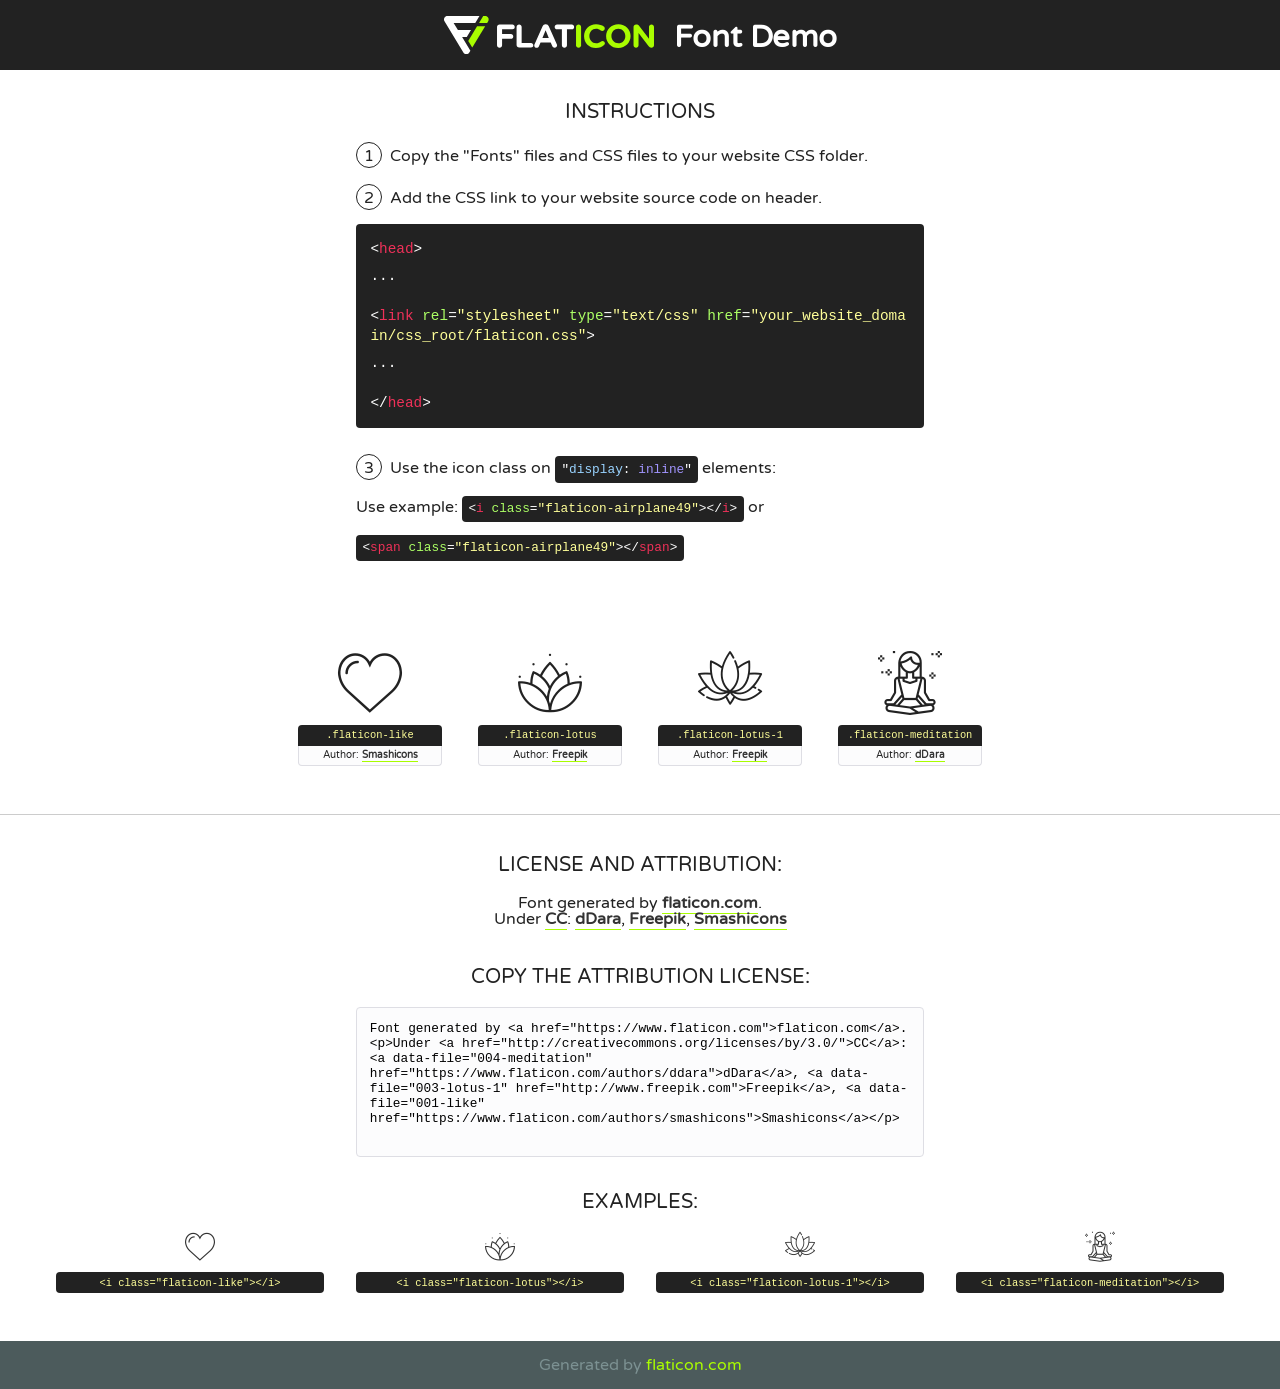
<file: fonts/flaticon/font/flaticon.html>
<!DOCTYPE html>
<!--
  Flaticon icon font: Flaticon
  Creation date: 31/12/2018 05:16
-->
<html>
<!DOCTYPE html>
<html>

<head>
    <title>Flaticon WebFont</title>
    <link href="http://fonts.googleapis.com/css?family=Varela+Round" rel="stylesheet" type="text/css" />
    <link rel="stylesheet" type="text/css" href="flaticon.css">
    <meta charset="UTF-8">
    <style>
    html, body, div, span, applet, object, iframe,
    h1, h2, h3, h4, h5, h6, p, blockquote, pre,
    a, abbr, acronym, address, big, cite, code,
    del, dfn, em, img, ins, kbd, q, s, samp,
    small, strike, strong, sub, sup, tt, var,
    b, u, i, center,
    dl, dt, dd, ol, ul, li,
    fieldset, form, label, legend,
    table, caption, tbody, tfoot, thead, tr, th, td,
    article, aside, canvas, details, embed, 
    figure, figcaption, footer, header, hgroup, 
    menu, nav, output, ruby, section, summary,
    time, mark, audio, video {
        margin: 0;
        padding: 0;
        border: 0;
        font-size: 100%;
        font: inherit;
        vertical-align: baseline;
    }
    /* HTML5 display-role reset for older browsers */
    article, aside, details, figcaption, figure, 
    footer, header, hgroup, menu, nav, section {
        display: block;
    }
    body {
        line-height: 1;
    }
    ol, ul {
        list-style: none;
    }
    blockquote, q {
        quotes: none;
    }
    blockquote:before, blockquote:after,
    q:before, q:after {
        content: '';
        content: none;
    }
    table {
        border-collapse: collapse;
        border-spacing: 0;
    }
    body {
        font-family: 'Varela Round', Helvetica, Arial, sans-serif;
        font-size: 16px;
        color: #222;
    }
    a {
        color: #333;
        border-bottom: 1px solid #a9fd00;
        font-weight: bold;
        text-decoration: none;
    }
    * {
        -moz-box-sizing: border-box;
        -webkit-box-sizing: border-box;
        box-sizing: border-box;
        margin: 0;
        padding: 0;
    }
    [class^="flaticon-"]:before, [class*=" flaticon-"]:before, [class^="flaticon-"]:after, [class*=" flaticon-"]:after {
        font-family: Flaticon;
        font-size: 30px;
        font-style: normal;
        margin-left: 20px;
        color: #333;
    }
    .wrapper {
        max-width: 600px;
        margin: auto;
        padding: 0 1em;
    }
    .title {
        font-size: 1.25em;
        text-align: center;
        margin-bottom: 1em;
        text-transform: uppercase;
    }
    header {
        text-align: center;
        background-color: #222;
        color: #fff;
        padding: 1em;
    }
    header .logo {
        width: 210px;
        height: 38px;
        display: inline-block;
        vertical-align: middle;
        margin-right: 1em;
        border: none;
    }
    header strong {
        font-size: 1.95em;
        font-weight: bold;
        vertical-align: middle;
        margin-top: 5px;
        display: inline-block;
    }
    .demo {
        margin: 2em auto;
        line-height: 1.25em;
    }
    .demo ul li {
        margin-bottom: 1em;
    }
    .demo ul li .num {
        color: #222;
        border-radius: 20px;
        display: inline-block;
        width: 26px;
        padding: 3px;
        height: 26px;
        text-align: center;
        margin-right: 0.5em;
        border: 1px solid #222;
    }
    .demo ul li code {
        background-color: #222;
        border-radius: 4px;
        padding: 0.25em 0.5em;
        display: inline-block;
        color: #fff;
        font-family: Consolas,Monaco,Lucida Console,Liberation Mono,DejaVu Sans Mono,Bitstream Vera Sans Mono,Courier New, monospace;
        font-weight: lighter;
        margin-top: 1em;
        font-size: 0.8em;
        word-break: break-all;
    }
    .demo ul li code.big {
        padding: 1em;
        font-size: 0.9em;
    }
    .demo ul li code .red {
        color: #EF3159;
    }
    .demo ul li code .green {
        color: #ACFF65;
    }
    .demo ul li code .yellow {
        color: #FFFF99;
    }
    .demo ul li code .blue {
        color: #99D3FF;
    }
    .demo ul li code .purple {
        color: #A295FF;
    }
    .demo ul li code .dots {
        margin-top: 0.5em;
        display: block;
    }
    #glyphs {
        border-bottom: 1px solid #ccc;
        padding: 2em 0;
        text-align: center;
    }
    .glyph {
        display: inline-block;
        width: 9em;
        margin: 1em;
        text-align: center;
        vertical-align: top;
        background: #FFF;
    }
    .glyph .glyph-icon {
        padding: 10px;
        display: block;
        font-family:"Flaticon";
        font-size: 64px;
        line-height: 1;
    }
    .glyph .glyph-icon:before {
        font-size: 64px;
        color: #222;
        margin-left: 0;
    }
    .class-name {
        font-size: 0.65em;
        background-color: #222;
        color: #fff;
        border-radius: 4px 4px 0 0;
        padding: 0.5em;
        color: #FFFF99;
        font-family: Consolas,Monaco,Lucida Console,Liberation Mono,DejaVu Sans Mono,Bitstream Vera Sans Mono,Courier New, monospace;
    }
    .author-name {
        font-size: 0.6em;
        background-color: #fcfcfd;
        border: 1px solid #DEDEE4;
        border-top: 0;
        border-radius: 0 0 4px 4px;
        padding: 0.5em;
    }
    .class-name:last-child {
        font-size: 10px;
        color:#888;
    }
    .class-name:last-child a {
        font-size: 10px;
        color:#555;
    }
    .class-name:last-child a:hover {
        color:#a9fd00;
    }
    .glyph > input {
        display: block;
        width: 100px;
        margin: 5px auto;
        text-align: center;
        font-size: 12px;
        cursor: text;
    }
    .glyph > input.icon-input {
        font-family:"Flaticon";
        font-size: 16px;
        margin-bottom: 10px;
    }
    .attribution .title {
        margin-top: 2em;
    }
    .attribution textarea {
        background-color: #fcfcfd;
        padding: 1em;
        border: none;
        box-shadow: none;
        border: 1px solid #DEDEE4;
        border-radius: 4px;
        resize: none;
        width: 100%;
        height: 150px;
        font-size: 0.8em;
        font-family: Consolas,Monaco,Lucida Console,Liberation Mono,DejaVu Sans Mono,Bitstream Vera Sans Mono,Courier New, monospace;
        -webkit-appearance: none;
    }
    .iconsuse {
        margin: 2em auto;
        text-align: center;
        max-width: 1200px;
    }
    .iconsuse:after {
        content: '';
        display: table;
        clear: both;
    }
    .iconsuse .image {
        float: left;
        width: 25%;
        padding: 0 1em;
    }
    .iconsuse .image p {
        margin-bottom: 1em;
    }
    .iconsuse .image span {
        display: block;
        font-size: 0.65em;
        background-color: #222;
        color: #fff;
        border-radius: 4px;
        padding: 0.5em;
        color: #FFFF99;
        margin-top: 1em;
        font-family: Consolas,Monaco,Lucida Console,Liberation Mono,DejaVu Sans Mono,Bitstream Vera Sans Mono,Courier New, monospace;
    }
    #footer {
        text-align: center;
        background-color: #4C5B5C;
        color: #7c9192;
        padding: 1em;
    }
    #footer a {
        border: none;
        color: #a9fd00;
        font-weight: normal;
    }
    @media (max-width: 960px) {
        .iconsuse .image {
            width: 50%;
        }
    }
    @media (max-width: 560px) {
        .iconsuse .image {
            width: 100%;
        }
    }
    </style>
</head>

<body class="characters-off">

    <header>
        <a href="https://www.flaticon.com" target="_blank" class="logo">
            <svg version="1.1" xmlns="http://www.w3.org/2000/svg" xmlns:xlink="http://www.w3.org/1999/xlink" xmlns:a="http://ns.adobe.com/AdobeSVGViewerExtensions/3.0/" viewBox="0 0 560.875 102.036" enable-background="new 0 0 560.875 102.036" xml:space="preserve">
                <defs>
                </defs>
                <g>
                    <g class="letters">
                        <path fill="#ffffff" d="M141.596,29.675c0-3.777,2.985-6.767,6.764-6.767h34.438c3.426,0,6.15,2.728,6.15,6.15
                        c0,3.43-2.724,6.149-6.15,6.149h-27.674v13.091h23.719c3.429,0,6.151,2.724,6.151,6.15c0,3.43-2.723,6.149-6.151,6.149h-23.719
                        v17.574c0,3.773-2.986,6.761-6.764,6.761c-3.779,0-6.764-2.989-6.764-6.761V29.675z"></path>
                        <path fill="#ffffff" d="M193.844,29.149c0-3.781,2.985-6.767,6.764-6.767c3.776,0,6.763,2.985,6.763,6.767v42.957h25.039
                        c3.426,0,6.149,2.726,6.149,6.153c0,3.425-2.723,6.15-6.149,6.15h-31.802c-3.779,0-6.764-2.986-6.764-6.768V29.149z"></path>
                        <path fill="#ffffff" d="M241.891,75.71l21.438-48.407c1.492-3.341,4.215-5.357,7.906-5.357h0.792
                        c3.686,0,6.323,2.017,7.815,5.357l21.439,48.407c0.436,0.967,0.701,1.845,0.701,2.723c0,3.602-2.809,6.501-6.414,6.501
                        c-3.161,0-5.269-1.845-6.499-4.655l-4.132-9.661h-27.059l-4.301,10.102c-1.144,2.631-3.426,4.214-6.237,4.214
                        c-3.517,0-6.24-2.81-6.24-6.325C241.1,77.64,241.451,76.677,241.891,75.71z M279.932,58.666l-8.521-20.297l-8.526,20.297H279.932
                        z"></path>
                        <path fill="#ffffff" d="M314.864,35.387H301.86c-3.429,0-6.239-2.813-6.239-6.238c0-3.429,2.811-6.24,6.239-6.24h39.533
                        c3.426,0,6.237,2.811,6.237,6.24c0,3.425-2.811,6.238-6.237,6.238h-13.001v42.785c0,3.773-2.99,6.761-6.764,6.761
                        c-3.779,0-6.764-2.989-6.764-6.761V35.387z"></path>
                        <path fill="#A9FD00" d="M352.615,29.149c0-3.781,2.985-6.767,6.767-6.767c3.774,0,6.761,2.985,6.761,6.767v49.024
                        c0,3.773-2.987,6.761-6.761,6.761c-3.781,0-6.767-2.989-6.767-6.761V29.149z"></path>
                        <path fill="#A9FD00" d="M374.132,53.836v-0.179c0-17.481,13.178-31.801,32.065-31.801c9.22,0,15.459,2.458,20.557,6.238
                        c1.402,1.054,2.637,2.985,2.637,5.357c0,3.692-2.985,6.59-6.681,6.59c-1.845,0-3.071-0.702-4.044-1.319
                        c-3.776-2.813-7.729-4.393-12.562-4.393c-10.364,0-17.831,8.611-17.831,19.154v0.173c0,10.542,7.291,19.329,17.831,19.329
                        c5.715,0,9.492-1.756,13.359-4.834c1.049-0.874,2.458-1.491,4.039-1.491c3.429,0,6.325,2.813,6.325,6.236
                        c0,2.106-1.056,3.78-2.282,4.834c-5.539,4.834-12.036,7.733-21.878,7.733C387.572,85.464,374.132,71.493,374.132,53.836z"></path>
                        <path fill="#A9FD00" d="M433.009,53.836v-0.179c0-17.481,13.79-31.801,32.766-31.801c18.981,0,32.592,14.143,32.592,31.628v0.173
                        c0,17.483-13.785,31.807-32.769,31.807C446.625,85.464,433.009,71.32,433.009,53.836z M484.224,53.836v-0.179
                        c0-10.539-7.725-19.326-18.626-19.326c-10.893,0-18.449,8.611-18.449,19.154v0.173c0,10.542,7.73,19.329,18.626,19.329
                        C476.676,72.986,484.224,64.378,484.224,53.836z"></path>
                        <path fill="#A9FD00" d="M506.233,29.321c0-3.774,2.99-6.763,6.767-6.763h1.401c3.252,0,5.183,1.583,7.029,3.953l26.093,34.265
                        V29.059c0-3.692,2.99-6.677,6.681-6.677c3.683,0,6.671,2.985,6.671,6.677v48.934c0,3.78-2.987,6.765-6.764,6.765h-0.436
                        c-3.257,0-5.188-1.581-7.034-3.953l-27.056-35.492v32.944c0,3.687-2.985,6.676-6.678,6.676c-3.683,0-6.673-2.989-6.673-6.676
                        V29.321z"></path>
                    </g>
                    <g class="insignia">
                        <path fill="#ffffff" d="M48.372,56.137h12.517l11.156-18.537H37.186L25.688,18.539h57.825L94.668,0H9.271
                        C5.925,0,2.842,1.801,1.198,4.716c-1.644,2.907-1.593,6.482,0.134,9.343l50.38,83.501c1.678,2.781,4.689,4.476,7.938,4.476
                        c3.246,0,6.257-1.695,7.935-4.476l2.898-4.804L48.372,56.137z"></path>
                        <g class="i">
                            <path fill="#A9FD00" d="M93.575,18.539h0.031v0.004l21.652,0.004l2.705-4.488c1.727-2.861,1.778-6.436,0.133-9.343
                            C116.454,1.801,113.371,0,110.026,0h-5.294L93.575,18.539z"></path>
                            <polygon fill="#A9FD00" points="88.291,27.356 64.725,66.486 75.519,84.404 109.942,27.356"></polygon>
                        </g>
                    </g>
                </g>
            </svg>
        </a>
        <strong>Font Demo</strong>
    </header>


    <section class="demo wrapper">

        <p class="title">Instructions</p>

        <ul>
            <li>
                <span class="num">1</span>Copy the "Fonts" files and CSS files to your website CSS folder.
            </li>
            <li>
                <span class="num">2</span>Add the CSS link to your website source code on header.
                <code class="big">
                    &lt;<span class="red">head</span>&gt;
                    <br/><span class="dots">...</span>
                    <br/>&lt;<span class="red">link</span> <span class="green">rel</span>=<span class="yellow">"stylesheet"</span> <span class="green">type</span>=<span class="yellow">"text/css"</span> <span class="green">href</span>=<span class="yellow">"your_website_domain/css_root/flaticon.css"</span>&gt;
                    <br/><span class="dots">...</span>
                    <br/>&lt;/<span class="red">head</span>&gt;
                </code>
            </li>

            <li>
                <p>
                    <span class="num">3</span>Use the icon class on <code>"<span class="blue">display</span>:<span class="purple"> inline</span>"</code> elements:
                    <br />
                    Use example: <code>&lt;<span class="red">i</span> <span class="green">class</span>=<span class="yellow">&quot;flaticon-airplane49&quot;</span>&gt;&lt;/<span class="red">i</span>&gt;</code> or <code>&lt;<span class="red">span</span> <span class="green">class</span>=<span class="yellow">&quot;flaticon-airplane49&quot;</span>&gt;&lt;/<span class="red">span</span>&gt;</code>
            </li>
        </ul>

    </section>




   <section id="glyphs">          
    
      
        <div class="glyph"><div class="glyph-icon flaticon-like"></div>
            <div class="class-name">.flaticon-like</div>
            <div class="author-name">Author: <a data-file="001-like" href="https://www.flaticon.com/authors/smashicons">Smashicons</a> </div> 
        </div>        
        
        <div class="glyph"><div class="glyph-icon flaticon-lotus"></div>
            <div class="class-name">.flaticon-lotus</div>
            <div class="author-name">Author: <a data-file="002-lotus" href="http://www.freepik.com">Freepik</a> </div> 
        </div>        
        
        <div class="glyph"><div class="glyph-icon flaticon-lotus-1"></div>
            <div class="class-name">.flaticon-lotus-1</div>
            <div class="author-name">Author: <a data-file="003-lotus-1" href="http://www.freepik.com">Freepik</a> </div> 
        </div>        
        
        <div class="glyph"><div class="glyph-icon flaticon-meditation"></div>
            <div class="class-name">.flaticon-meditation</div>
            <div class="author-name">Author: <a data-file="004-meditation" href="https://www.flaticon.com/authors/ddara">dDara</a> </div> 
        </div>        
        

    </section>



    <section class="attribution wrapper"   style="text-align:center;">

      <div class="title">License and attribution:</div><div class="attrDiv">Font generated by <a href="https://www.flaticon.com">flaticon.com</a>. <div><p>Under <a href="http://creativecommons.org/licenses/by/3.0/">CC</a>: <a data-file="004-meditation" href="https://www.flaticon.com/authors/ddara">dDara</a>, <a data-file="003-lotus-1" href="http://www.freepik.com">Freepik</a>, <a data-file="001-like" href="https://www.flaticon.com/authors/smashicons">Smashicons</a></p>  </div>
      </div>
      <div class="title">Copy the Attribution License:</div>

    <textarea onclick="this.focus();this.select();">Font generated by &lt;a href=&quot;https://www.flaticon.com&quot;&gt;flaticon.com&lt;/a&gt;. <p>Under <a href="http://creativecommons.org/licenses/by/3.0/">CC</a>: <a data-file="004-meditation" href="https://www.flaticon.com/authors/ddara">dDara</a>, <a data-file="003-lotus-1" href="http://www.freepik.com">Freepik</a>, <a data-file="001-like" href="https://www.flaticon.com/authors/smashicons">Smashicons</a></p>  
     </textarea>

    </section>

    <section class="iconsuse">

          <div class="title">Examples:</div>            
             
            <div class="image">
                <p>
                    <i class="glyph-icon flaticon-like"></i> 
                    <span>&lt;i class=&quot;flaticon-like&quot;&gt;&lt;/i&gt;</span>
                </p>
            </div>
            
            <div class="image">
                <p>
                    <i class="glyph-icon flaticon-lotus"></i> 
                    <span>&lt;i class=&quot;flaticon-lotus&quot;&gt;&lt;/i&gt;</span>
                </p>
            </div>
            
            <div class="image">
                <p>
                    <i class="glyph-icon flaticon-lotus-1"></i> 
                    <span>&lt;i class=&quot;flaticon-lotus-1&quot;&gt;&lt;/i&gt;</span>
                </p>
            </div>
            
            <div class="image">
                <p>
                    <i class="glyph-icon flaticon-meditation"></i> 
                    <span>&lt;i class=&quot;flaticon-meditation&quot;&gt;&lt;/i&gt;</span>
                </p>
            </div>
                       
        </div>
                            
    </section>

<div id="footer">
    <div>Generated by <a href="https://www.flaticon.com">flaticon.com</a>
    </div>
</div>



</body>
</html>
</file>
<file: css/layout.css>
/* Custom layout — mobile-first responsive grid & utilities */

*, *::before, *::after { box-sizing: border-box; }

html {
  font-family: sans-serif;
  line-height: 1.15;
  -webkit-text-size-adjust: 100%;
  overflow-x: hidden;
}

body {
  margin: 0;
  overflow-x: hidden;
}

img { max-width: 100%; height: auto; display: block; }

/* Container */
.container {
  width: 100%;
  max-width: 1140px;
  margin-left: auto;
  margin-right: auto;
  padding-left: 15px;
  padding-right: 15px;
}

/* Row */
.row {
  display: flex;
  flex-wrap: wrap;
  margin-left: -15px;
  margin-right: -15px;
}

.row.no-gutters {
  margin-left: 0;
  margin-right: 0;
}
.row.no-gutters > [class*="col-"] {
  padding-left: 0;
  padding-right: 0;
}

/* Columns — mobile: full width by default */
[class*="col-"] {
  position: relative;
  width: 100%;
  flex: 0 0 100%;
  max-width: 100%;
  padding-left: 15px;
  padding-right: 15px;
  min-width: 0;
}

/* Tablet and up (768px+) */
@media (min-width: 768px) {
  .col-md-1  { flex: 0 0 8.333%;  max-width: 8.333%; }
  .col-md-3  { flex: 0 0 25%;     max-width: 25%; }
  .col-md-4  { flex: 0 0 33.333%; max-width: 33.333%; }
  .col-md-6  { flex: 0 0 50%;     max-width: 50%; }
  .col-md-7  { flex: 0 0 58.333%; max-width: 58.333%; }
  .col-md-8  { flex: 0 0 66.666%; max-width: 66.666%; }
  .col-md-9  { flex: 0 0 75%;     max-width: 75%; }
  .col-md-12 { flex: 0 0 100%;    max-width: 100%; }
}

/* Desktop (992px+) */
@media (min-width: 992px) {
  .col-lg    { flex: 1 1 0; min-width: 0; max-width: 100%; }
  .col-lg-3  { flex: 0 0 25%; max-width: 25%; }
  .col-lg-4  { flex: 0 0 33.333%; max-width: 33.333%; }
}

/* Tablet: 2 service cards per row instead of 4 cramped columns */
@media (min-width: 768px) and (max-width: 991px) {
  .ftco-section-services .col-md-3 {
    flex: 0 0 50%;
    max-width: 50%;
  }
}

/* Flex */
.d-flex { display: flex !important; }
.d-block { display: block !important; }
.flex-wrap { flex-wrap: wrap; }

.justify-content-start { justify-content: flex-start; }
.justify-content-center { justify-content: center; }
.justify-content-end { justify-content: flex-end; }

.align-items-center { align-items: center; }
.align-items-start { align-items: flex-start; }

/* Float — disable on small screens */
.float-right { float: right; }
.float-left { float: left; }

@media (min-width: 768px) {
  .float-md-left { float: left; }
}

@media (max-width: 767px) {
  .float-right,
  .float-left,
  .float-md-left,
  .float-lft {
    float: none !important;
  }
}

/* Text */
.text-center { text-align: center; }

/* Spacing */
.m-0 { margin: 0 !important; }
.mt-4 { margin-top: 1.5rem !important; }
.mt-5 { margin-top: 3rem !important; }
.mb-3 { margin-bottom: 1rem !important; }
.mb-4 { margin-bottom: 1.5rem !important; }
.mb-5 { margin-bottom: 3rem !important; }
.mr-2 { margin-right: 0.5rem !important; }
.mr-3 { margin-right: 1rem !important; }
.ml-auto { margin-left: auto !important; }
.p-3 { padding: 1rem !important; }
.p-4 { padding: 1.5rem !important; }
.p-5 { padding: 3rem !important; }
.px-2 { padding-left: 0.5rem !important; padding-right: 0.5rem !important; }
.px-4 { padding-left: 1.5rem !important; padding-right: 1.5rem !important; }
.px-5 { padding-left: 3rem !important; padding-right: 3rem !important; }
.py-3 { padding-top: 1rem !important; padding-bottom: 1rem !important; }
.py-4 { padding-top: 1.5rem !important; padding-bottom: 1.5rem !important; }
.pt-2 { padding-top: 0.5rem !important; }
.pb-1 { padding-bottom: 0.25rem !important; }
.pb-3 { padding-bottom: 1rem !important; }
.pb-5 { padding-bottom: 3rem !important; }
.pl-5 { padding-left: 3rem !important; }

@media (min-width: 768px) {
  .mb-md-5 { margin-bottom: 3rem !important; }
}

@media (max-width: 767px) {
  .pl-5 { padding-left: 1rem !important; }
  .px-5 { padding-left: 1.5rem !important; padding-right: 1.5rem !important; }
  .p-5 { padding: 1.5rem !important; }
}

/* Background */
.bg-dark { background-color: #343a40; }
.bg-light { background-color: #f8f9fa; }

/* List */
.list-unstyled {
  padding-left: 0;
  list-style: none;
}

/* Forms */
.form-group { margin-bottom: 1rem; }

.form-control {
  display: block;
  width: 100%;
  padding: 0.375rem 0.75rem;
  font-size: 1rem;
  line-height: 1.5;
  color: #495057;
  background-color: #fff;
  border: 1px solid #ced4da;
  border-radius: 0.25rem;
}

.form-control:focus {
  outline: 0;
  border-color: #d291bc;
}

textarea.form-control { min-height: 120px; }

/* Table */
.table {
  width: 100%;
  border-collapse: collapse;
}

.table-responsive,
.sched-list {
  display: block;
  width: 100%;
  overflow-x: auto;
  -webkit-overflow-scrolling: touch;
}

/* Navbar */
.navbar {
  display: flex;
  flex-wrap: wrap;
  align-items: center;
  justify-content: space-between;
  padding: 0.5rem 1rem;
  width: 100%;
}

.navbar > .container {
  display: flex;
  flex-wrap: wrap;
  align-items: center;
  justify-content: space-between;
  width: 100%;
}

.navbar-brand {
  display: inline-block;
  padding-top: 0.3125rem;
  padding-bottom: 0.3125rem;
  font-size: 1.25rem;
  text-decoration: none;
}

.navbar-nav {
  display: flex;
  flex-direction: column;
  padding-left: 0;
  margin: 0;
  list-style: none;
  width: 100%;
}

.nav-item { list-style: none; }

.nav-link {
  display: block;
  padding: 0.5rem 1rem;
  text-decoration: none;
}

.navbar-toggler {
  display: block;
  padding: 0.25rem 0.75rem;
  font-size: 1rem;
  background: transparent;
  border: 1px solid rgba(255,255,255,0.3);
  border-radius: 0.25rem;
  cursor: pointer;
  color: inherit;
}

.menu-icon { margin-right: 0.35rem; }

.navbar-collapse {
  flex-basis: 100%;
  flex-grow: 1;
  width: 100%;
}

@media (max-width: 991px) {
  .navbar-collapse {
    display: none;
  }
  .navbar-collapse.show {
    display: block;
  }
  .navbar-nav {
    padding-top: 0.5rem;
    padding-bottom: 0.5rem;
  }
}

@media (min-width: 992px) {
  .navbar-expand-lg .navbar-toggler { display: none; }
  .navbar-expand-lg .navbar-collapse {
    display: flex !important;
    flex-basis: auto;
    width: auto;
  }
  .navbar-expand-lg .navbar-nav {
    flex-direction: row;
    width: auto;
  }
  .navbar-expand-lg .ml-auto {
    margin-left: auto;
  }
}

.navbar-dark .navbar-brand,
.navbar-dark .nav-link { color: rgba(255,255,255,0.9); }

/* Buttons */
.btn {
  display: inline-block;
  font-weight: 400;
  text-align: center;
  vertical-align: middle;
  cursor: pointer;
  border: 1px solid transparent;
  padding: 0.375rem 0.75rem;
  font-size: 1rem;
  line-height: 1.5;
  border-radius: 0.25rem;
  text-decoration: none;
  max-width: 100%;
}

.btn-primary {
  color: #fff;
  background-color: #d291bc;
  border-color: #d291bc;
}

.btn-primary:hover {
  background-color: #c47aab;
  border-color: #c47aab;
}

.btn-block { display: block; width: 100%; }

.w-100 { width: 100% !important; }
.h4 { font-size: 1.5rem; }

.form-message {
  padding: 12px 16px;
  margin-bottom: 1rem;
  border-radius: 4px;
  font-size: 0.95rem;
}
.form-message--success {
  background: #d4edda;
  color: #155724;
  border: 1px solid #c3e6cb;
}
.form-message--error {
  background: #f8d7da;
  color: #721c24;
  border: 1px solid #f5c6cb;
}
.article-post h2 { color: #000; margin-bottom: 1rem; }
.article-post p { margin-bottom: 1rem; line-height: 1.8; }
.breadcrumbs a { color: #d291bc; text-decoration: none; }
.breadcrumbs a:hover { text-decoration: underline; }

[id="beginners"],
[id="morning-yoga"],
[id="weight-loss"],
[id="back-pain"],
[id="kids-yoga"],
[id="relaxation"] {
  scroll-margin-top: 100px;
}

/* Footer */
.footer-heading {
  font-size: 1.1rem;
  color: #fff;
  margin-bottom: 1rem;
  font-weight: 500;
  text-transform: uppercase;
  letter-spacing: 0.08em;
}

.footer-tagline,
.footer-address {
  color: rgba(255, 255, 255, 0.85);
  line-height: 1.7;
  margin: 0 0 0.5rem;
}

.ftco-footer a {
  color: rgba(255, 255, 255, 0.9);
}

.ftco-footer a:hover {
  color: #fff;
}

.footer-links li {
  margin-bottom: 0.4rem;
}

.footer-links a {
  text-decoration: none;
  font-size: 0.95rem;
}

.footer-copy {
  color: rgba(255, 255, 255, 0.75);
  font-size: 0.9rem;
  margin: 0;
}

.form-mailto-link {
  display: inline-block;
  margin-top: 0.5rem;
  color: #d291bc;
  font-weight: 500;
}

.form-mailto-link:hover {
  text-decoration: underline;
}

/* Back to top */
.back-to-top {
  position: fixed;
  bottom: 24px;
  right: 24px;
  width: 48px;
  height: 48px;
  line-height: 48px;
  text-align: center;
  background: #d291bc;
  color: #fff;
  border-radius: 50%;
  text-decoration: none;
  font-size: 1.25rem;
  box-shadow: 0 4px 16px rgba(210, 145, 188, 0.5);
  opacity: 0;
  visibility: hidden;
  transform: translateY(12px);
  transition: opacity 0.3s ease, transform 0.3s ease, visibility 0.3s;
  z-index: 999;
}

.back-to-top.is-visible {
  opacity: 1;
  visibility: visible;
  transform: translateY(0);
}

.back-to-top:hover {
  background: #c47aab;
  color: #fff;
}

/* Testimonials */
.testimonial-card {
  background: #fff;
  padding: 1.75rem;
  border-radius: 8px;
  box-shadow: 0 8px 30px rgba(0, 0, 0, 0.06);
  height: 100%;
  border-left: 4px solid #d291bc;
}

.testimonial-card .quote-text {
  font-style: italic;
  color: #555;
  margin-bottom: 1rem;
  line-height: 1.7;
}

.testimonial-card .quote-author {
  color: #000;
  font-weight: 500;
  margin: 0;
}

.testimonial-card .quote-role {
  color: #d291bc;
  font-size: 0.85rem;
  margin: 0;
}

/* About studio */
.studio-box {
  background: #fff;
  padding: 2rem;
  border-radius: 8px;
  box-shadow: 0 8px 30px rgba(0, 0, 0, 0.06);
}

.studio-box .studio-credit {
  margin-top: 1rem;
  padding-top: 1rem;
  border-top: 1px solid #eee;
  color: #888;
  font-size: 0.9rem;
}

/* FAQ */
.faq-list {
  max-width: 720px;
  margin: 0 auto;
}

.faq-item {
  background: #fff;
  border: 1px solid #eee;
  border-radius: 8px;
  margin-bottom: 0.75rem;
  overflow: hidden;
}

.faq-item summary {
  padding: 1rem 1.25rem;
  cursor: pointer;
  font-weight: 500;
  color: #000;
  list-style: none;
}

.faq-item summary::-webkit-details-marker {
  display: none;
}

.faq-item summary::after {
  content: '+';
  float: right;
  color: #d291bc;
  font-size: 1.25rem;
}

.faq-item[open] summary::after {
  content: '−';
}

.faq-item p {
  padding: 0 1.25rem 1rem;
  margin: 0;
  color: #666;
  line-height: 1.7;
}

/* Focus visible for accessibility */
a:focus-visible,
button:focus-visible,
input:focus-visible,
textarea:focus-visible,
summary:focus-visible {
  outline: 2px solid #d291bc;
  outline-offset: 2px;
}

#ftco-loader {
  display: none !important;
}

/* ========== Responsive page fixes ========== */

/* Hero text scales on phones */
@media (max-width: 767px) {
  .hero-wrap .slider-text h1,
  .hero-wrap .slider-text .typewrite {
    font-size: 1.75rem !important;
    line-height: 1.3 !important;
  }
  .hero-wrap .slider-text h2 {
    font-size: 1.1rem !important;
  }
  .hero-wrap .slider-text .bread {
    font-size: 2rem !important;
  }
  .hero-wrap .js-fullheight,
  .hero-wrap .slider-text.js-fullheight {
    min-height: 70vh;
    height: auto !important;
  }
  .heading-section h2 {
    font-size: 1.75rem !important;
  }
  .do-list li {
    font-size: 1rem !important;
  }
  .ftco-section {
    padding: 3em 0 !important;
  }
  .contact-section .col-md-1 {
    display: none;
  }
  .block-9 .col-md-4,
  .block-9 .col-md-6 {
    flex: 0 0 100%;
    max-width: 100%;
  }
}

@media (max-width: 991px) {
  .blog-entry .text {
    float: none !important;
    width: 100% !important;
    margin-top: 0 !important;
    position: relative !important;
  }
  .blog-entry {
    margin-bottom: 2rem;
  }
  .testimony-wrap .line.pl-5 {
    padding-left: 1rem !important;
  }
  .package-program .img {
    height: 280px !important;
  }
}

/* About section image */
.about-img-wrap {
  margin-bottom: 1.5rem;
}
.about-img {
  width: 100%;
  border-radius: 4px;
}

@media (min-width: 768px) {
  .about-section .row {
    align-items: center;
  }
  .about-img-wrap {
    flex: 0 0 50%;
    max-width: 50%;
    margin-bottom: 0;
  }
  .about-section .col-md-6:last-child {
    flex: 0 0 50%;
    max-width: 50%;
  }
}

/* Blog / mudra cards */
@media (min-width: 768px) and (max-width: 991px) {
  .row.d-flex > .col-md-4.d-flex {
    flex: 0 0 50%;
    max-width: 50%;
  }
}

@media (max-width: 767px) {
  .col-md-4.d-flex {
    flex: 0 0 100% !important;
    max-width: 100% !important;
  }
}

/* Pricing cards */
@media (max-width: 767px) {
  .block-7 .btn-primary {
    position: relative !important;
    width: 100% !important;
    margin-top: 1rem;
  }
}

/* Footer stacks cleanly */
@media (max-width: 991px) {
  .ftco-footer .row.mb-5 > [class*="col-"] {
    flex: 0 0 100%;
    max-width: 100%;
    text-align: center;
  }
  .ftco-footer-social {
    justify-content: center;
    display: flex;
    flex-wrap: wrap;
    padding: 0;
  }
}
</file>
<file: css/flaticon.css>
/*
  	Flaticon icon font: Flaticon
  	Creation date: 31/12/2018 05:16
  	*/
  	
@font-face {
  font-family: "Flaticon";
  src: url("../fonts/flaticon/font/Flaticon.eot");
  src: url("../fonts/flaticon/font/Flaticon.eot?#iefix") format("embedded-opentype"),
       url("../fonts/flaticon/font/Flaticon.woff") format("woff"),
       url("../fonts/flaticon/font/Flaticon.ttf") format("truetype"),
       url("../fonts/flaticon/font/Flaticon.svg#Flaticon") format("svg");
  font-weight: normal;
  font-style: normal;
}

@media screen and (-webkit-min-device-pixel-ratio:0) {
  @font-face {
    font-family: "Flaticon";
    src: url("../fonts/flaticon/font/Flaticon.svg#Flaticon") format("svg");
  }
}

[class^="flaticon-"]:before, [class*=" flaticon-"]:before,
[class^="flaticon-"]:after, [class*=" flaticon-"]:after {   
  font-family: Flaticon;
  font-style: normal;
  font-weight: normal;
  font-variant: normal;
  text-transform: none;
  line-height: 1;

  /* Better Font Rendering =========== */
  -webkit-font-smoothing: antialiased;
  -moz-osx-font-smoothing: grayscale;
}

.flaticon-like:before { content: "\f100"; }
.flaticon-lotus:before { content: "\f101"; }
.flaticon-lotus-1:before { content: "\f102"; }
.flaticon-meditation:before { content: "\f103"; }
</file>
<file: css/icomoon.css>
@font-face {
  font-family: 'icomoon';
  src:  url('../fonts/icomoon/icomoon.eot?6tt51o');
  src:  url('../fonts/icomoon/icomoon.eot?6tt51o#iefix') format('embedded-opentype'),
    url('../fonts/icomoon/icomoon.ttf?6tt51o') format('truetype'),
    url('../fonts/icomoon/icomoon.woff?6tt51o') format('woff'),
    url('../fonts/icomoon/icomoon.svg?6tt51o#icomoon') format('svg');
  font-weight: normal;
  font-style: normal;
}

[class^="icon-"], [class*=" icon-"] {
  /* use !important to prevent issues with browser extensions that change fonts */
  font-family: 'icomoon' !important;
  speak: none;
  font-style: normal;
  font-weight: normal;
  font-variant: normal;
  text-transform: none;
  line-height: 1;

  /* Better Font Rendering =========== */
  -webkit-font-smoothing: antialiased;
  -moz-osx-font-smoothing: grayscale;
}

.icon-asterisk:before {
  content: "\f069";
}
.icon-plus:before {
  content: "\f067";
}
.icon-question:before {
  content: "\f128";
}
.icon-minus:before {
  content: "\f068";
}
.icon-glass:before {
  content: "\f000";
}
.icon-music:before {
  content: "\f001";
}
.icon-search:before {
  content: "\f002";
}
.icon-envelope-o:before {
  content: "\f003";
}
.icon-heart:before {
  content: "\f004";
}
.icon-star:before {
  content: "\f005";
}
.icon-star-o:before {
  content: "\f006";
}
.icon-user:before {
  content: "\f007";
}
.icon-film:before {
  content: "\f008";
}
.icon-th-large:before {
  content: "\f009";
}
.icon-th:before {
  content: "\f00a";
}
.icon-th-list:before {
  content: "\f00b";
}
.icon-check:before {
  content: "\f00c";
}
.icon-close:before {
  content: "\f00d";
}
.icon-remove:before {
  content: "\f00d";
}
.icon-times:before {
  content: "\f00d";
}
.icon-search-plus:before {
  content: "\f00e";
}
.icon-search-minus:before {
  content: "\f010";
}
.icon-power-off:before {
  content: "\f011";
}
.icon-signal:before {
  content: "\f012";
}
.icon-cog:before {
  content: "\f013";
}
.icon-gear:before {
  content: "\f013";
}
.icon-trash-o:before {
  content: "\f014";
}
.icon-home:before {
  content: "\f015";
}
.icon-file-o:before {
  content: "\f016";
}
.icon-clock-o:before {
  content: "\f017";
}
.icon-road:before {
  content: "\f018";
}
.icon-download:before {
  content: "\f019";
}
.icon-arrow-circle-o-down:before {
  content: "\f01a";
}
.icon-arrow-circle-o-up:before {
  content: "\f01b";
}
.icon-inbox:before {
  content: "\f01c";
}
.icon-play-circle-o:before {
  content: "\f01d";
}
.icon-repeat:before {
  content: "\f01e";
}
.icon-rotate-right:before {
  content: "\f01e";
}
.icon-refresh:before {
  content: "\f021";
}
.icon-list-alt:before {
  content: "\f022";
}
.icon-lock:before {
  content: "\f023";
}
.icon-flag:before {
  content: "\f024";
}
.icon-headphones:before {
  content: "\f025";
}
.icon-volume-off:before {
  content: "\f026";
}
.icon-volume-down:before {
  content: "\f027";
}
.icon-volume-up:before {
  content: "\f028";
}
.icon-qrcode:before {
  content: "\f029";
}
.icon-barcode:before {
  content: "\f02a";
}
.icon-tag:before {
  content: "\f02b";
}
.icon-tags:before {
  content: "\f02c";
}
.icon-book:before {
  content: "\f02d";
}
.icon-bookmark:before {
  content: "\f02e";
}
.icon-print:before {
  content: "\f02f";
}
.icon-camera:before {
  content: "\f030";
}
.icon-font:before {
  content: "\f031";
}
.icon-bold:before {
  content: "\f032";
}
.icon-italic:before {
  content: "\f033";
}
.icon-text-height:before {
  content: "\f034";
}
.icon-text-width:before {
  content: "\f035";
}
.icon-align-left:before {
  content: "\f036";
}
.icon-align-center:before {
  content: "\f037";
}
.icon-align-right:before {
  content: "\f038";
}
.icon-align-justify:before {
  content: "\f039";
}
.icon-list:before {
  content: "\f03a";
}
.icon-dedent:before {
  content: "\f03b";
}
.icon-outdent:before {
  content: "\f03b";
}
.icon-indent:before {
  content: "\f03c";
}
.icon-video-camera:before {
  content: "\f03d";
}
.icon-image:before {
  content: "\f03e";
}
.icon-photo:before {
  content: "\f03e";
}
.icon-picture-o:before {
  content: "\f03e";
}
.icon-pencil:before {
  content: "\f040";
}
.icon-map-marker:before {
  content: "\f041";
}
.icon-adjust:before {
  content: "\f042";
}
.icon-tint:before {
  content: "\f043";
}
.icon-edit:before {
  content: "\f044";
}
.icon-pencil-square-o:before {
  content: "\f044";
}
.icon-share-square-o:before {
  content: "\f045";
}
.icon-check-square-o:before {
  content: "\f046";
}
.icon-arrows:before {
  content: "\f047";
}
.icon-step-backward:before {
  content: "\f048";
}
.icon-fast-backward:before {
  content: "\f049";
}
.icon-backward:before {
  content: "\f04a";
}
.icon-play:before {
  content: "\f04b";
}
.icon-pause:before {
  content: "\f04c";
}
.icon-stop:before {
  content: "\f04d";
}
.icon-forward:before {
  content: "\f04e";
}
.icon-fast-forward:before {
  content: "\f050";
}
.icon-step-forward:before {
  content: "\f051";
}
.icon-eject:before {
  content: "\f052";
}
.icon-chevron-left:before {
  content: "\f053";
}
.icon-chevron-right:before {
  content: "\f054";
}
.icon-plus-circle:before {
  content: "\f055";
}
.icon-minus-circle:before {
  content: "\f056";
}
.icon-times-circle:before {
  content: "\f057";
}
.icon-check-circle:before {
  content: "\f058";
}
.icon-question-circle:before {
  content: "\f059";
}
.icon-info-circle:before {
  content: "\f05a";
}
.icon-crosshairs:before {
  content: "\f05b";
}
.icon-times-circle-o:before {
  content: "\f05c";
}
.icon-check-circle-o:before {
  content: "\f05d";
}
.icon-ban:before {
  content: "\f05e";
}
.icon-arrow-left:before {
  content: "\f060";
}
.icon-arrow-right:before {
  content: "\f061";
}
.icon-arrow-up:before {
  content: "\f062";
}
.icon-arrow-down:before {
  content: "\f063";
}
.icon-mail-forward:before {
  content: "\f064";
}
.icon-share:before {
  content: "\f064";
}
.icon-expand:before {
  content: "\f065";
}
.icon-compress:before {
  content: "\f066";
}
.icon-exclamation-circle:before {
  content: "\f06a";
}
.icon-gift:before {
  content: "\f06b";
}
.icon-leaf:before {
  content: "\f06c";
}
.icon-fire:before {
  content: "\f06d";
}
.icon-eye:before {
  content: "\f06e";
}
.icon-eye-slash:before {
  content: "\f070";
}
.icon-exclamation-triangle:before {
  content: "\f071";
}
.icon-warning:before {
  content: "\f071";
}
.icon-plane:before {
  content: "\f072";
}
.icon-calendar:before {
  content: "\f073";
}
.icon-random:before {
  content: "\f074";
}
.icon-comment:before {
  content: "\f075";
}
.icon-magnet:before {
  content: "\f076";
}
.icon-chevron-up:before {
  content: "\f077";
}
.icon-chevron-down:before {
  content: "\f078";
}
.icon-retweet:before {
  content: "\f079";
}
.icon-shopping-cart:before {
  content: "\f07a";
}
.icon-folder:before {
  content: "\f07b";
}
.icon-folder-open:before {
  content: "\f07c";
}
.icon-arrows-v:before {
  content: "\f07d";
}
.icon-arrows-h:before {
  content: "\f07e";
}
.icon-bar-chart:before {
  content: "\f080";
}
.icon-bar-chart-o:before {
  content: "\f080";
}
.icon-twitter-square:before {
  content: "\f081";
}
.icon-facebook-square:before {
  content: "\f082";
}
.icon-camera-retro:before {
  content: "\f083";
}
.icon-key:before {
  content: "\f084";
}
.icon-cogs:before {
  content: "\f085";
}
.icon-gears:before {
  content: "\f085";
}
.icon-comments:before {
  content: "\f086";
}
.icon-thumbs-o-up:before {
  content: "\f087";
}
.icon-thumbs-o-down:before {
  content: "\f088";
}
.icon-star-half:before {
  content: "\f089";
}
.icon-heart-o:before {
  content: "\f08a";
}
.icon-sign-out:before {
  content: "\f08b";
}
.icon-linkedin-square:before {
  content: "\f08c";
}
.icon-thumb-tack:before {
  content: "\f08d";
}
.icon-external-link:before {
  content: "\f08e";
}
.icon-sign-in:before {
  content: "\f090";
}
.icon-trophy:before {
  content: "\f091";
}
.icon-github-square:before {
  content: "\f092";
}
.icon-upload:before {
  content: "\f093";
}
.icon-lemon-o:before {
  content: "\f094";
}
.icon-phone:before {
  content: "\f095";
}
.icon-square-o:before {
  content: "\f096";
}
.icon-bookmark-o:before {
  content: "\f097";
}
.icon-phone-square:before {
  content: "\f098";
}
.icon-twitter:before {
  content: "\f099";
}
.icon-facebook:before {
  content: "\f09a";
}
.icon-facebook-f:before {
  content: "\f09a";
}
.icon-github:before {
  content: "\f09b";
}
.icon-unlock:before {
  content: "\f09c";
}
.icon-credit-card:before {
  content: "\f09d";
}
.icon-feed:before {
  content: "\f09e";
}
.icon-rss:before {
  content: "\f09e";
}
.icon-hdd-o:before {
  content: "\f0a0";
}
.icon-bullhorn:before {
  content: "\f0a1";
}
.icon-bell-o:before {
  content: "\f0a2";
}
.icon-certificate:before {
  content: "\f0a3";
}
.icon-hand-o-right:before {
  content: "\f0a4";
}
.icon-hand-o-left:before {
  content: "\f0a5";
}
.icon-hand-o-up:before {
  content: "\f0a6";
}
.icon-hand-o-down:before {
  content: "\f0a7";
}
.icon-arrow-circle-left:before {
  content: "\f0a8";
}
.icon-arrow-circle-right:before {
  content: "\f0a9";
}
.icon-arrow-circle-up:before {
  content: "\f0aa";
}
.icon-arrow-circle-down:before {
  content: "\f0ab";
}
.icon-globe:before {
  content: "\f0ac";
}
.icon-wrench:before {
  content: "\f0ad";
}
.icon-tasks:before {
  content: "\f0ae";
}
.icon-filter:before {
  content: "\f0b0";
}
.icon-briefcase:before {
  content: "\f0b1";
}
.icon-arrows-alt:before {
  content: "\f0b2";
}
.icon-group:before {
  content: "\f0c0";
}
.icon-users:before {
  content: "\f0c0";
}
.icon-chain:before {
  content: "\f0c1";
}
.icon-link:before {
  content: "\f0c1";
}
.icon-cloud:before {
  content: "\f0c2";
}
.icon-flask:before {
  content: "\f0c3";
}
.icon-cut:before {
  content: "\f0c4";
}
.icon-scissors:before {
  content: "\f0c4";
}
.icon-copy:before {
  content: "\f0c5";
}
.icon-files-o:before {
  content: "\f0c5";
}
.icon-paperclip:before {
  content: "\f0c6";
}
.icon-floppy-o:before {
  content: "\f0c7";
}
.icon-save:before {
  content: "\f0c7";
}
.icon-square:before {
  content: "\f0c8";
}
.icon-bars:before {
  content: "\f0c9";
}
.icon-navicon:before {
  content: "\f0c9";
}
.icon-reorder:before {
  content: "\f0c9";
}
.icon-list-ul:before {
  content: "\f0ca";
}
.icon-list-ol:before {
  content: "\f0cb";
}
.icon-strikethrough:before {
  content: "\f0cc";
}
.icon-underline:before {
  content: "\f0cd";
}
.icon-table:before {
  content: "\f0ce";
}
.icon-magic:before {
  content: "\f0d0";
}
.icon-truck:before {
  content: "\f0d1";
}
.icon-pinterest:before {
  content: "\f0d2";
}
.icon-pinterest-square:before {
  content: "\f0d3";
}
.icon-google-plus-square:before {
  content: "\f0d4";
}
.icon-google-plus:before {
  content: "\f0d5";
}
.icon-money:before {
  content: "\f0d6";
}
.icon-caret-down:before {
  content: "\f0d7";
}
.icon-caret-up:before {
  content: "\f0d8";
}
.icon-caret-left:before {
  content: "\f0d9";
}
.icon-caret-right:before {
  content: "\f0da";
}
.icon-columns:before {
  content: "\f0db";
}
.icon-sort:before {
  content: "\f0dc";
}
.icon-unsorted:before {
  content: "\f0dc";
}
.icon-sort-desc:before {
  content: "\f0dd";
}
.icon-sort-down:before {
  content: "\f0dd";
}
.icon-sort-asc:before {
  content: "\f0de";
}
.icon-sort-up:before {
  content: "\f0de";
}
.icon-envelope:before {
  content: "\f0e0";
}
.icon-linkedin:before {
  content: "\f0e1";
}
.icon-rotate-left:before {
  content: "\f0e2";
}
.icon-undo:before {
  content: "\f0e2";
}
.icon-gavel:before {
  content: "\f0e3";
}
.icon-legal:before {
  content: "\f0e3";
}
.icon-dashboard:before {
  content: "\f0e4";
}
.icon-tachometer:before {
  content: "\f0e4";
}
.icon-comment-o:before {
  content: "\f0e5";
}
.icon-comments-o:before {
  content: "\f0e6";
}
.icon-bolt:before {
  content: "\f0e7";
}
.icon-flash:before {
  content: "\f0e7";
}
.icon-sitemap:before {
  content: "\f0e8";
}
.icon-umbrella:before {
  content: "\f0e9";
}
.icon-clipboard:before {
  content: "\f0ea";
}
.icon-paste:before {
  content: "\f0ea";
}
.icon-lightbulb-o:before {
  content: "\f0eb";
}
.icon-exchange:before {
  content: "\f0ec";
}
.icon-cloud-download:before {
  content: "\f0ed";
}
.icon-cloud-upload:before {
  content: "\f0ee";
}
.icon-user-md:before {
  content: "\f0f0";
}
.icon-stethoscope:before {
  content: "\f0f1";
}
.icon-suitcase:before {
  content: "\f0f2";
}
.icon-bell:before {
  content: "\f0f3";
}
.icon-coffee:before {
  content: "\f0f4";
}
.icon-cutlery:before {
  content: "\f0f5";
}
.icon-file-text-o:before {
  content: "\f0f6";
}
.icon-building-o:before {
  content: "\f0f7";
}
.icon-hospital-o:before {
  content: "\f0f8";
}
.icon-ambulance:before {
  content: "\f0f9";
}
.icon-medkit:before {
  content: "\f0fa";
}
.icon-fighter-jet:before {
  content: "\f0fb";
}
.icon-beer:before {
  content: "\f0fc";
}
.icon-h-square:before {
  content: "\f0fd";
}
.icon-plus-square:before {
  content: "\f0fe";
}
.icon-angle-double-left:before {
  content: "\f100";
}
.icon-angle-double-right:before {
  content: "\f101";
}
.icon-angle-double-up:before {
  content: "\f102";
}
.icon-angle-double-down:before {
  content: "\f103";
}
.icon-angle-left:before {
  content: "\f104";
}
.icon-angle-right:before {
  content: "\f105";
}
.icon-angle-up:before {
  content: "\f106";
}
.icon-angle-down:before {
  content: "\f107";
}
.icon-desktop:before {
  content: "\f108";
}
.icon-laptop:before {
  content: "\f109";
}
.icon-tablet:before {
  content: "\f10a";
}
.icon-mobile:before {
  content: "\f10b";
}
.icon-mobile-phone:before {
  content: "\f10b";
}
.icon-circle-o:before {
  content: "\f10c";
}
.icon-quote-left:before {
  content: "\f10d";
}
.icon-quote-right:before {
  content: "\f10e";
}
.icon-spinner:before {
  content: "\f110";
}
.icon-circle:before {
  content: "\f111";
}
.icon-mail-reply:before {
  content: "\f112";
}
.icon-reply:before {
  content: "\f112";
}
.icon-github-alt:before {
  content: "\f113";
}
.icon-folder-o:before {
  content: "\f114";
}
.icon-folder-open-o:before {
  content: "\f115";
}
.icon-smile-o:before {
  content: "\f118";
}
.icon-frown-o:before {
  content: "\f119";
}
.icon-meh-o:before {
  content: "\f11a";
}
.icon-gamepad:before {
  content: "\f11b";
}
.icon-keyboard-o:before {
  content: "\f11c";
}
.icon-flag-o:before {
  content: "\f11d";
}
.icon-flag-checkered:before {
  content: "\f11e";
}
.icon-terminal:before {
  content: "\f120";
}
.icon-code:before {
  content: "\f121";
}
.icon-mail-reply-all:before {
  content: "\f122";
}
.icon-reply-all:before {
  content: "\f122";
}
.icon-star-half-empty:before {
  content: "\f123";
}
.icon-star-half-full:before {
  content: "\f123";
}
.icon-star-half-o:before {
  content: "\f123";
}
.icon-location-arrow:before {
  content: "\f124";
}
.icon-crop:before {
  content: "\f125";
}
.icon-code-fork:before {
  content: "\f126";
}
.icon-chain-broken:before {
  content: "\f127";
}
.icon-unlink:before {
  content: "\f127";
}
.icon-info:before {
  content: "\f129";
}
.icon-exclamation:before {
  content: "\f12a";
}
.icon-superscript:before {
  content: "\f12b";
}
.icon-subscript:before {
  content: "\f12c";
}
.icon-eraser:before {
  content: "\f12d";
}
.icon-puzzle-piece:before {
  content: "\f12e";
}
.icon-microphone:before {
  content: "\f130";
}
.icon-microphone-slash:before {
  content: "\f131";
}
.icon-shield:before {
  content: "\f132";
}
.icon-calendar-o:before {
  content: "\f133";
}
.icon-fire-extinguisher:before {
  content: "\f134";
}
.icon-rocket:before {
  content: "\f135";
}
.icon-maxcdn:before {
  content: "\f136";
}
.icon-chevron-circle-left:before {
  content: "\f137";
}
.icon-chevron-circle-right:before {
  content: "\f138";
}
.icon-chevron-circle-up:before {
  content: "\f139";
}
.icon-chevron-circle-down:before {
  content: "\f13a";
}
.icon-html5:before {
  content: "\f13b";
}
.icon-css3:before {
  content: "\f13c";
}
.icon-anchor:before {
  content: "\f13d";
}
.icon-unlock-alt:before {
  content: "\f13e";
}
.icon-bullseye:before {
  content: "\f140";
}
.icon-ellipsis-h:before {
  content: "\f141";
}
.icon-ellipsis-v:before {
  content: "\f142";
}
.icon-rss-square:before {
  content: "\f143";
}
.icon-play-circle:before {
  content: "\f144";
}
.icon-ticket:before {
  content: "\f145";
}
.icon-minus-square:before {
  content: "\f146";
}
.icon-minus-square-o:before {
  content: "\f147";
}
.icon-level-up:before {
  content: "\f148";
}
.icon-level-down:before {
  content: "\f149";
}
.icon-check-square:before {
  content: "\f14a";
}
.icon-pencil-square:before {
  content: "\f14b";
}
.icon-external-link-square:before {
  content: "\f14c";
}
.icon-share-square:before {
  content: "\f14d";
}
.icon-compass:before {
  content: "\f14e";
}
.icon-caret-square-o-down:before {
  content: "\f150";
}
.icon-toggle-down:before {
  content: "\f150";
}
.icon-caret-square-o-up:before {
  content: "\f151";
}
.icon-toggle-up:before {
  content: "\f151";
}
.icon-caret-square-o-right:before {
  content: "\f152";
}
.icon-toggle-right:before {
  content: "\f152";
}
.icon-eur:before {
  content: "\f153";
}
.icon-euro:before {
  content: "\f153";
}
.icon-gbp:before {
  content: "\f154";
}
.icon-dollar:before {
  content: "\f155";
}
.icon-usd:before {
  content: "\f155";
}
.icon-inr:before {
  content: "\f156";
}
.icon-rupee:before {
  content: "\f156";
}
.icon-cny:before {
  content: "\f157";
}
.icon-jpy:before {
  content: "\f157";
}
.icon-rmb:before {
  content: "\f157";
}
.icon-yen:before {
  content: "\f157";
}
.icon-rouble:before {
  content: "\f158";
}
.icon-rub:before {
  content: "\f158";
}
.icon-ruble:before {
  content: "\f158";
}
.icon-krw:before {
  content: "\f159";
}
.icon-won:before {
  content: "\f159";
}
.icon-bitcoin:before {
  content: "\f15a";
}
.icon-btc:before {
  content: "\f15a";
}
.icon-file:before {
  content: "\f15b";
}
.icon-file-text:before {
  content: "\f15c";
}
.icon-sort-alpha-asc:before {
  content: "\f15d";
}
.icon-sort-alpha-desc:before {
  content: "\f15e";
}
.icon-sort-amount-asc:before {
  content: "\f160";
}
.icon-sort-amount-desc:before {
  content: "\f161";
}
.icon-sort-numeric-asc:before {
  content: "\f162";
}
.icon-sort-numeric-desc:before {
  content: "\f163";
}
.icon-thumbs-up:before {
  content: "\f164";
}
.icon-thumbs-down:before {
  content: "\f165";
}
.icon-youtube-square:before {
  content: "\f166";
}
.icon-youtube:before {
  content: "\f167";
}
.icon-xing:before {
  content: "\f168";
}
.icon-xing-square:before {
  content: "\f169";
}
.icon-youtube-play:before {
  content: "\f16a";
}
.icon-dropbox:before {
  content: "\f16b";
}
.icon-stack-overflow:before {
  content: "\f16c";
}
.icon-instagram:before {
  content: "\f16d";
}
.icon-flickr:before {
  content: "\f16e";
}
.icon-adn:before {
  content: "\f170";
}
.icon-bitbucket:before {
  content: "\f171";
}
.icon-bitbucket-square:before {
  content: "\f172";
}
.icon-tumblr:before {
  content: "\f173";
}
.icon-tumblr-square:before {
  content: "\f174";
}
.icon-long-arrow-down:before {
  content: "\f175";
}
.icon-long-arrow-up:before {
  content: "\f176";
}
.icon-long-arrow-left:before {
  content: "\f177";
}
.icon-long-arrow-right:before {
  content: "\f178";
}
.icon-apple:before {
  content: "\f179";
}
.icon-windows:before {
  content: "\f17a";
}
.icon-android:before {
  content: "\f17b";
}
.icon-linux:before {
  content: "\f17c";
}
.icon-dribbble:before {
  content: "\f17d";
}
.icon-skype:before {
  content: "\f17e";
}
.icon-foursquare:before {
  content: "\f180";
}
.icon-trello:before {
  content: "\f181";
}
.icon-female:before {
  content: "\f182";
}
.icon-male:before {
  content: "\f183";
}
.icon-gittip:before {
  content: "\f184";
}
.icon-gratipay:before {
  content: "\f184";
}
.icon-sun-o:before {
  content: "\f185";
}
.icon-moon-o:before {
  content: "\f186";
}
.icon-archive:before {
  content: "\f187";
}
.icon-bug:before {
  content: "\f188";
}
.icon-vk:before {
  content: "\f189";
}
.icon-weibo:before {
  content: "\f18a";
}
.icon-renren:before {
  content: "\f18b";
}
.icon-pagelines:before {
  content: "\f18c";
}
.icon-stack-exchange:before {
  content: "\f18d";
}
.icon-arrow-circle-o-right:before {
  content: "\f18e";
}
.icon-arrow-circle-o-left:before {
  content: "\f190";
}
.icon-caret-square-o-left:before {
  content: "\f191";
}
.icon-toggle-left:before {
  content: "\f191";
}
.icon-dot-circle-o:before {
  content: "\f192";
}
.icon-wheelchair:before {
  content: "\f193";
}
.icon-vimeo-square:before {
  content: "\f194";
}
.icon-try:before {
  content: "\f195";
}
.icon-turkish-lira:before {
  content: "\f195";
}
.icon-plus-square-o:before {
  content: "\f196";
}
.icon-space-shuttle:before {
  content: "\f197";
}
.icon-slack:before {
  content: "\f198";
}
.icon-envelope-square:before {
  content: "\f199";
}
.icon-wordpress:before {
  content: "\f19a";
}
.icon-openid:before {
  content: "\f19b";
}
.icon-bank:before {
  content: "\f19c";
}
.icon-institution:before {
  content: "\f19c";
}
.icon-university:before {
  content: "\f19c";
}
.icon-graduation-cap:before {
  content: "\f19d";
}
.icon-mortar-board:before {
  content: "\f19d";
}
.icon-yahoo:before {
  content: "\f19e";
}
.icon-google:before {
  content: "\f1a0";
}
.icon-reddit:before {
  content: "\f1a1";
}
.icon-reddit-square:before {
  content: "\f1a2";
}
.icon-stumbleupon-circle:before {
  content: "\f1a3";
}
.icon-stumbleupon:before {
  content: "\f1a4";
}
.icon-delicious:before {
  content: "\f1a5";
}
.icon-digg:before {
  content: "\f1a6";
}
.icon-pied-piper-pp:before {
  content: "\f1a7";
}
.icon-pied-piper-alt:before {
  content: "\f1a8";
}
.icon-drupal:before {
  content: "\f1a9";
}
.icon-joomla:before {
  content: "\f1aa";
}
.icon-language:before {
  content: "\f1ab";
}
.icon-fax:before {
  content: "\f1ac";
}
.icon-building:before {
  content: "\f1ad";
}
.icon-child:before {
  content: "\f1ae";
}
.icon-paw:before {
  content: "\f1b0";
}
.icon-spoon:before {
  content: "\f1b1";
}
.icon-cube:before {
  content: "\f1b2";
}
.icon-cubes:before {
  content: "\f1b3";
}
.icon-behance:before {
  content: "\f1b4";
}
.icon-behance-square:before {
  content: "\f1b5";
}
.icon-steam:before {
  content: "\f1b6";
}
.icon-steam-square:before {
  content: "\f1b7";
}
.icon-recycle:before {
  content: "\f1b8";
}
.icon-automobile:before {
  content: "\f1b9";
}
.icon-car:before {
  content: "\f1b9";
}
.icon-cab:before {
  content: "\f1ba";
}
.icon-taxi:before {
  content: "\f1ba";
}
.icon-tree:before {
  content: "\f1bb";
}
.icon-spotify:before {
  content: "\f1bc";
}
.icon-deviantart:before {
  content: "\f1bd";
}
.icon-soundcloud:before {
  content: "\f1be";
}
.icon-database:before {
  content: "\f1c0";
}
.icon-file-pdf-o:before {
  content: "\f1c1";
}
.icon-file-word-o:before {
  content: "\f1c2";
}
.icon-file-excel-o:before {
  content: "\f1c3";
}
.icon-file-powerpoint-o:before {
  content: "\f1c4";
}
.icon-file-image-o:before {
  content: "\f1c5";
}
.icon-file-photo-o:before {
  content: "\f1c5";
}
.icon-file-picture-o:before {
  content: "\f1c5";
}
.icon-file-archive-o:before {
  content: "\f1c6";
}
.icon-file-zip-o:before {
  content: "\f1c6";
}
.icon-file-audio-o:before {
  content: "\f1c7";
}
.icon-file-sound-o:before {
  content: "\f1c7";
}
.icon-file-movie-o:before {
  content: "\f1c8";
}
.icon-file-video-o:before {
  content: "\f1c8";
}
.icon-file-code-o:before {
  content: "\f1c9";
}
.icon-vine:before {
  content: "\f1ca";
}
.icon-codepen:before {
  content: "\f1cb";
}
.icon-jsfiddle:before {
  content: "\f1cc";
}
.icon-life-bouy:before {
  content: "\f1cd";
}
.icon-life-buoy:before {
  content: "\f1cd";
}
.icon-life-ring:before {
  content: "\f1cd";
}
.icon-life-saver:before {
  content: "\f1cd";
}
.icon-support:before {
  content: "\f1cd";
}
.icon-circle-o-notch:before {
  content: "\f1ce";
}
.icon-ra:before {
  content: "\f1d0";
}
.icon-rebel:before {
  content: "\f1d0";
}
.icon-resistance:before {
  content: "\f1d0";
}
.icon-empire:before {
  content: "\f1d1";
}
.icon-ge:before {
  content: "\f1d1";
}
.icon-git-square:before {
  content: "\f1d2";
}
.icon-git:before {
  content: "\f1d3";
}
.icon-hacker-news:before {
  content: "\f1d4";
}
.icon-y-combinator-square:before {
  content: "\f1d4";
}
.icon-yc-square:before {
  content: "\f1d4";
}
.icon-tencent-weibo:before {
  content: "\f1d5";
}
.icon-qq:before {
  content: "\f1d6";
}
.icon-wechat:before {
  content: "\f1d7";
}
.icon-weixin:before {
  content: "\f1d7";
}
.icon-paper-plane:before {
  content: "\f1d8";
}
.icon-send:before {
  content: "\f1d8";
}
.icon-paper-plane-o:before {
  content: "\f1d9";
}
.icon-send-o:before {
  content: "\f1d9";
}
.icon-history:before {
  content: "\f1da";
}
.icon-circle-thin:before {
  content: "\f1db";
}
.icon-header:before {
  content: "\f1dc";
}
.icon-paragraph:before {
  content: "\f1dd";
}
.icon-sliders:before {
  content: "\f1de";
}
.icon-share-alt:before {
  content: "\f1e0";
}
.icon-share-alt-square:before {
  content: "\f1e1";
}
.icon-bomb:before {
  content: "\f1e2";
}
.icon-futbol-o:before {
  content: "\f1e3";
}
.icon-soccer-ball-o:before {
  content: "\f1e3";
}
.icon-tty:before {
  content: "\f1e4";
}
.icon-binoculars:before {
  content: "\f1e5";
}
.icon-plug:before {
  content: "\f1e6";
}
.icon-slideshare:before {
  content: "\f1e7";
}
.icon-twitch:before {
  content: "\f1e8";
}
.icon-yelp:before {
  content: "\f1e9";
}
.icon-newspaper-o:before {
  content: "\f1ea";
}
.icon-wifi:before {
  content: "\f1eb";
}
.icon-calculator:before {
  content: "\f1ec";
}
.icon-paypal:before {
  content: "\f1ed";
}
.icon-google-wallet:before {
  content: "\f1ee";
}
.icon-cc-visa:before {
  content: "\f1f0";
}
.icon-cc-mastercard:before {
  content: "\f1f1";
}
.icon-cc-discover:before {
  content: "\f1f2";
}
.icon-cc-amex:before {
  content: "\f1f3";
}
.icon-cc-paypal:before {
  content: "\f1f4";
}
.icon-cc-stripe:before {
  content: "\f1f5";
}
.icon-bell-slash:before {
  content: "\f1f6";
}
.icon-bell-slash-o:before {
  content: "\f1f7";
}
.icon-trash:before {
  content: "\f1f8";
}
.icon-copyright:before {
  content: "\f1f9";
}
.icon-at:before {
  content: "\f1fa";
}
.icon-eyedropper:before {
  content: "\f1fb";
}
.icon-paint-brush:before {
  content: "\f1fc";
}
.icon-birthday-cake:before {
  content: "\f1fd";
}
.icon-area-chart:before {
  content: "\f1fe";
}
.icon-pie-chart:before {
  content: "\f200";
}
.icon-line-chart:before {
  content: "\f201";
}
.icon-lastfm:before {
  content: "\f202";
}
.icon-lastfm-square:before {
  content: "\f203";
}
.icon-toggle-off:before {
  content: "\f204";
}
.icon-toggle-on:before {
  content: "\f205";
}
.icon-bicycle:before {
  content: "\f206";
}
.icon-bus:before {
  content: "\f207";
}
.icon-ioxhost:before {
  content: "\f208";
}
.icon-angellist:before {
  content: "\f209";
}
.icon-cc:before {
  content: "\f20a";
}
.icon-ils:before {
  content: "\f20b";
}
.icon-shekel:before {
  content: "\f20b";
}
.icon-sheqel:before {
  content: "\f20b";
}
.icon-meanpath:before {
  content: "\f20c";
}
.icon-buysellads:before {
  content: "\f20d";
}
.icon-connectdevelop:before {
  content: "\f20e";
}
.icon-dashcube:before {
  content: "\f210";
}
.icon-forumbee:before {
  content: "\f211";
}
.icon-leanpub:before {
  content: "\f212";
}
.icon-sellsy:before {
  content: "\f213";
}
.icon-shirtsinbulk:before {
  content: "\f214";
}
.icon-simplybuilt:before {
  content: "\f215";
}
.icon-skyatlas:before {
  content: "\f216";
}
.icon-cart-plus:before {
  content: "\f217";
}
.icon-cart-arrow-down:before {
  content: "\f218";
}
.icon-diamond:before {
  content: "\f219";
}
.icon-ship:before {
  content: "\f21a";
}
.icon-user-secret:before {
  content: "\f21b";
}
.icon-motorcycle:before {
  content: "\f21c";
}
.icon-street-view:before {
  content: "\f21d";
}
.icon-heartbeat:before {
  content: "\f21e";
}
.icon-venus:before {
  content: "\f221";
}
.icon-mars:before {
  content: "\f222";
}
.icon-mercury:before {
  content: "\f223";
}
.icon-intersex:before {
  content: "\f224";
}
.icon-transgender:before {
  content: "\f224";
}
.icon-transgender-alt:before {
  content: "\f225";
}
.icon-venus-double:before {
  content: "\f226";
}
.icon-mars-double:before {
  content: "\f227";
}
.icon-venus-mars:before {
  content: "\f228";
}
.icon-mars-stroke:before {
  content: "\f229";
}
.icon-mars-stroke-v:before {
  content: "\f22a";
}
.icon-mars-stroke-h:before {
  content: "\f22b";
}
.icon-neuter:before {
  content: "\f22c";
}
.icon-genderless:before {
  content: "\f22d";
}
.icon-facebook-official:before {
  content: "\f230";
}
.icon-pinterest-p:before {
  content: "\f231";
}
.icon-whatsapp:before {
  content: "\f232";
}
.icon-server:before {
  content: "\f233";
}
.icon-user-plus:before {
  content: "\f234";
}
.icon-user-times:before {
  content: "\f235";
}
.icon-bed:before {
  content: "\f236";
}
.icon-hotel:before {
  content: "\f236";
}
.icon-viacoin:before {
  content: "\f237";
}
.icon-train:before {
  content: "\f238";
}
.icon-subway:before {
  content: "\f239";
}
.icon-medium:before {
  content: "\f23a";
}
.icon-y-combinator:before {
  content: "\f23b";
}
.icon-yc:before {
  content: "\f23b";
}
.icon-optin-monster:before {
  content: "\f23c";
}
.icon-opencart:before {
  content: "\f23d";
}
.icon-expeditedssl:before {
  content: "\f23e";
}
.icon-battery:before {
  content: "\f240";
}
.icon-battery-4:before {
  content: "\f240";
}
.icon-battery-full:before {
  content: "\f240";
}
.icon-battery-3:before {
  content: "\f241";
}
.icon-battery-three-quarters:before {
  content: "\f241";
}
.icon-battery-2:before {
  content: "\f242";
}
.icon-battery-half:before {
  content: "\f242";
}
.icon-battery-1:before {
  content: "\f243";
}
.icon-battery-quarter:before {
  content: "\f243";
}
.icon-battery-0:before {
  content: "\f244";
}
.icon-battery-empty:before {
  content: "\f244";
}
.icon-mouse-pointer:before {
  content: "\f245";
}
.icon-i-cursor:before {
  content: "\f246";
}
.icon-object-group:before {
  content: "\f247";
}
.icon-object-ungroup:before {
  content: "\f248";
}
.icon-sticky-note:before {
  content: "\f249";
}
.icon-sticky-note-o:before {
  content: "\f24a";
}
.icon-cc-jcb:before {
  content: "\f24b";
}
.icon-cc-diners-club:before {
  content: "\f24c";
}
.icon-clone:before {
  content: "\f24d";
}
.icon-balance-scale:before {
  content: "\f24e";
}
.icon-hourglass-o:before {
  content: "\f250";
}
.icon-hourglass-1:before {
  content: "\f251";
}
.icon-hourglass-start:before {
  content: "\f251";
}
.icon-hourglass-2:before {
  content: "\f252";
}
.icon-hourglass-half:before {
  content: "\f252";
}
.icon-hourglass-3:before {
  content: "\f253";
}
.icon-hourglass-end:before {
  content: "\f253";
}
.icon-hourglass:before {
  content: "\f254";
}
.icon-hand-grab-o:before {
  content: "\f255";
}
.icon-hand-rock-o:before {
  content: "\f255";
}
.icon-hand-paper-o:before {
  content: "\f256";
}
.icon-hand-stop-o:before {
  content: "\f256";
}
.icon-hand-scissors-o:before {
  content: "\f257";
}
.icon-hand-lizard-o:before {
  content: "\f258";
}
.icon-hand-spock-o:before {
  content: "\f259";
}
.icon-hand-pointer-o:before {
  content: "\f25a";
}
.icon-hand-peace-o:before {
  content: "\f25b";
}
.icon-trademark:before {
  content: "\f25c";
}
.icon-registered:before {
  content: "\f25d";
}
.icon-creative-commons:before {
  content: "\f25e";
}
.icon-gg:before {
  content: "\f260";
}
.icon-gg-circle:before {
  content: "\f261";
}
.icon-tripadvisor:before {
  content: "\f262";
}
.icon-odnoklassniki:before {
  content: "\f263";
}
.icon-odnoklassniki-square:before {
  content: "\f264";
}
.icon-get-pocket:before {
  content: "\f265";
}
.icon-wikipedia-w:before {
  content: "\f266";
}
.icon-safari:before {
  content: "\f267";
}
.icon-chrome:before {
  content: "\f268";
}
.icon-firefox:before {
  content: "\f269";
}
.icon-opera:before {
  content: "\f26a";
}
.icon-internet-explorer:before {
  content: "\f26b";
}
.icon-television:before {
  content: "\f26c";
}
.icon-tv:before {
  content: "\f26c";
}
.icon-contao:before {
  content: "\f26d";
}
.icon-500px:before {
  content: "\f26e";
}
.icon-amazon:before {
  content: "\f270";
}
.icon-calendar-plus-o:before {
  content: "\f271";
}
.icon-calendar-minus-o:before {
  content: "\f272";
}
.icon-calendar-times-o:before {
  content: "\f273";
}
.icon-calendar-check-o:before {
  content: "\f274";
}
.icon-industry:before {
  content: "\f275";
}
.icon-map-pin:before {
  content: "\f276";
}
.icon-map-signs:before {
  content: "\f277";
}
.icon-map-o:before {
  content: "\f278";
}
.icon-map:before {
  content: "\f279";
}
.icon-commenting:before {
  content: "\f27a";
}
.icon-commenting-o:before {
  content: "\f27b";
}
.icon-houzz:before {
  content: "\f27c";
}
.icon-vimeo:before {
  content: "\f27d";
}
.icon-black-tie:before {
  content: "\f27e";
}
.icon-fonticons:before {
  content: "\f280";
}
.icon-reddit-alien:before {
  content: "\f281";
}
.icon-edge:before {
  content: "\f282";
}
.icon-credit-card-alt:before {
  content: "\f283";
}
.icon-codiepie:before {
  content: "\f284";
}
.icon-modx:before {
  content: "\f285";
}
.icon-fort-awesome:before {
  content: "\f286";
}
.icon-usb:before {
  content: "\f287";
}
.icon-product-hunt:before {
  content: "\f288";
}
.icon-mixcloud:before {
  content: "\f289";
}
.icon-scribd:before {
  content: "\f28a";
}
.icon-pause-circle:before {
  content: "\f28b";
}
.icon-pause-circle-o:before {
  content: "\f28c";
}
.icon-stop-circle:before {
  content: "\f28d";
}
.icon-stop-circle-o:before {
  content: "\f28e";
}
.icon-shopping-bag:before {
  content: "\f290";
}
.icon-shopping-basket:before {
  content: "\f291";
}
.icon-hashtag:before {
  content: "\f292";
}
.icon-bluetooth:before {
  content: "\f293";
}
.icon-bluetooth-b:before {
  content: "\f294";
}
.icon-percent:before {
  content: "\f295";
}
.icon-gitlab:before {
  content: "\f296";
}
.icon-wpbeginner:before {
  content: "\f297";
}
.icon-wpforms:before {
  content: "\f298";
}
.icon-envira:before {
  content: "\f299";
}
.icon-universal-access:before {
  content: "\f29a";
}
.icon-wheelchair-alt:before {
  content: "\f29b";
}
.icon-question-circle-o:before {
  content: "\f29c";
}
.icon-blind:before {
  content: "\f29d";
}
.icon-audio-description:before {
  content: "\f29e";
}
.icon-volume-control-phone:before {
  content: "\f2a0";
}
.icon-braille:before {
  content: "\f2a1";
}
.icon-assistive-listening-systems:before {
  content: "\f2a2";
}
.icon-american-sign-language-interpreting:before {
  content: "\f2a3";
}
.icon-asl-interpreting:before {
  content: "\f2a3";
}
.icon-deaf:before {
  content: "\f2a4";
}
.icon-deafness:before {
  content: "\f2a4";
}
.icon-hard-of-hearing:before {
  content: "\f2a4";
}
.icon-glide:before {
  content: "\f2a5";
}
.icon-glide-g:before {
  content: "\f2a6";
}
.icon-sign-language:before {
  content: "\f2a7";
}
.icon-signing:before {
  content: "\f2a7";
}
.icon-low-vision:before {
  content: "\f2a8";
}
.icon-viadeo:before {
  content: "\f2a9";
}
.icon-viadeo-square:before {
  content: "\f2aa";
}
.icon-snapchat:before {
  content: "\f2ab";
}
.icon-snapchat-ghost:before {
  content: "\f2ac";
}
.icon-snapchat-square:before {
  content: "\f2ad";
}
.icon-pied-piper:before {
  content: "\f2ae";
}
.icon-first-order:before {
  content: "\f2b0";
}
.icon-yoast:before {
  content: "\f2b1";
}
.icon-themeisle:before {
  content: "\f2b2";
}
.icon-google-plus-circle:before {
  content: "\f2b3";
}
.icon-google-plus-official:before {
  content: "\f2b3";
}
.icon-fa:before {
  content: "\f2b4";
}
.icon-font-awesome:before {
  content: "\f2b4";
}
.icon-handshake-o:before {
  content: "\f2b5";
}
.icon-envelope-open:before {
  content: "\f2b6";
}
.icon-envelope-open-o:before {
  content: "\f2b7";
}
.icon-linode:before {
  content: "\f2b8";
}
.icon-address-book:before {
  content: "\f2b9";
}
.icon-address-book-o:before {
  content: "\f2ba";
}
.icon-address-card:before {
  content: "\f2bb";
}
.icon-vcard:before {
  content: "\f2bb";
}
.icon-address-card-o:before {
  content: "\f2bc";
}
.icon-vcard-o:before {
  content: "\f2bc";
}
.icon-user-circle:before {
  content: "\f2bd";
}
.icon-user-circle-o:before {
  content: "\f2be";
}
.icon-user-o:before {
  content: "\f2c0";
}
.icon-id-badge:before {
  content: "\f2c1";
}
.icon-drivers-license:before {
  content: "\f2c2";
}
.icon-id-card:before {
  content: "\f2c2";
}
.icon-drivers-license-o:before {
  content: "\f2c3";
}
.icon-id-card-o:before {
  content: "\f2c3";
}
.icon-quora:before {
  content: "\f2c4";
}
.icon-free-code-camp:before {
  content: "\f2c5";
}
.icon-telegram:before {
  content: "\f2c6";
}
.icon-thermometer:before {
  content: "\f2c7";
}
.icon-thermometer-4:before {
  content: "\f2c7";
}
.icon-thermometer-full:before {
  content: "\f2c7";
}
.icon-thermometer-3:before {
  content: "\f2c8";
}
.icon-thermometer-three-quarters:before {
  content: "\f2c8";
}
.icon-thermometer-2:before {
  content: "\f2c9";
}
.icon-thermometer-half:before {
  content: "\f2c9";
}
.icon-thermometer-1:before {
  content: "\f2ca";
}
.icon-thermometer-quarter:before {
  content: "\f2ca";
}
.icon-thermometer-0:before {
  content: "\f2cb";
}
.icon-thermometer-empty:before {
  content: "\f2cb";
}
.icon-shower:before {
  content: "\f2cc";
}
.icon-bath:before {
  content: "\f2cd";
}
.icon-bathtub:before {
  content: "\f2cd";
}
.icon-s15:before {
  content: "\f2cd";
}
.icon-podcast:before {
  content: "\f2ce";
}
.icon-window-maximize:before {
  content: "\f2d0";
}
.icon-window-minimize:before {
  content: "\f2d1";
}
.icon-window-restore:before {
  content: "\f2d2";
}
.icon-times-rectangle:before {
  content: "\f2d3";
}
.icon-window-close:before {
  content: "\f2d3";
}
.icon-times-rectangle-o:before {
  content: "\f2d4";
}
.icon-window-close-o:before {
  content: "\f2d4";
}
.icon-bandcamp:before {
  content: "\f2d5";
}
.icon-grav:before {
  content: "\f2d6";
}
.icon-etsy:before {
  content: "\f2d7";
}
.icon-imdb:before {
  content: "\f2d8";
}
.icon-ravelry:before {
  content: "\f2d9";
}
.icon-eercast:before {
  content: "\f2da";
}
.icon-microchip:before {
  content: "\f2db";
}
.icon-snowflake-o:before {
  content: "\f2dc";
}
.icon-superpowers:before {
  content: "\f2dd";
}
.icon-wpexplorer:before {
  content: "\f2de";
}
.icon-meetup:before {
  content: "\f2e0";
}
.icon-3d_rotation:before {
  content: "\e84d";
}
.icon-ac_unit:before {
  content: "\eb3b";
}
.icon-alarm:before {
  content: "\e855";
}
.icon-access_alarms:before {
  content: "\e191";
}
.icon-schedule:before {
  content: "\e8b5";
}
.icon-accessibility:before {
  content: "\e84e";
}
.icon-accessible:before {
  content: "\e914";
}
.icon-account_balance:before {
  content: "\e84f";
}
.icon-account_balance_wallet:before {
  content: "\e850";
}
.icon-account_box:before {
  content: "\e851";
}
.icon-account_circle:before {
  content: "\e853";
}
.icon-adb:before {
  content: "\e60e";
}
.icon-add:before {
  content: "\e145";
}
.icon-add_a_photo:before {
  content: "\e439";
}
.icon-alarm_add:before {
  content: "\e856";
}
.icon-add_alert:before {
  content: "\e003";
}
.icon-add_box:before {
  content: "\e146";
}
.icon-add_circle:before {
  content: "\e147";
}
.icon-control_point:before {
  content: "\e3ba";
}
.icon-add_location:before {
  content: "\e567";
}
.icon-add_shopping_cart:before {
  content: "\e854";
}
.icon-queue:before {
  content: "\e03c";
}
.icon-add_to_queue:before {
  content: "\e05c";
}
.icon-adjust2:before {
  content: "\e39e";
}
.icon-airline_seat_flat:before {
  content: "\e630";
}
.icon-airline_seat_flat_angled:before {
  content: "\e631";
}
.icon-airline_seat_individual_suite:before {
  content: "\e632";
}
.icon-airline_seat_legroom_extra:before {
  content: "\e633";
}
.icon-airline_seat_legroom_normal:before {
  content: "\e634";
}
.icon-airline_seat_legroom_reduced:before {
  content: "\e635";
}
.icon-airline_seat_recline_extra:before {
  content: "\e636";
}
.icon-airline_seat_recline_normal:before {
  content: "\e637";
}
.icon-flight:before {
  content: "\e539";
}
.icon-airplanemode_inactive:before {
  content: "\e194";
}
.icon-airplay:before {
  content: "\e055";
}
.icon-airport_shuttle:before {
  content: "\eb3c";
}
.icon-alarm_off:before {
  content: "\e857";
}
.icon-alarm_on:before {
  content: "\e858";
}
.icon-album:before {
  content: "\e019";
}
.icon-all_inclusive:before {
  content: "\eb3d";
}
.icon-all_out:before {
  content: "\e90b";
}
.icon-android2:before {
  content: "\e859";
}
.icon-announcement:before {
  content: "\e85a";
}
.icon-apps:before {
  content: "\e5c3";
}
.icon-archive2:before {
  content: "\e149";
}
.icon-arrow_back:before {
  content: "\e5c4";
}
.icon-arrow_downward:before {
  content: "\e5db";
}
.icon-arrow_drop_down:before {
  content: "\e5c5";
}
.icon-arrow_drop_down_circle:before {
  content: "\e5c6";
}
.icon-arrow_drop_up:before {
  content: "\e5c7";
}
.icon-arrow_forward:before {
  content: "\e5c8";
}
.icon-arrow_upward:before {
  content: "\e5d8";
}
.icon-art_track:before {
  content: "\e060";
}
.icon-aspect_ratio:before {
  content: "\e85b";
}
.icon-poll:before {
  content: "\e801";
}
.icon-assignment:before {
  content: "\e85d";
}
.icon-assignment_ind:before {
  content: "\e85e";
}
.icon-assignment_late:before {
  content: "\e85f";
}
.icon-assignment_return:before {
  content: "\e860";
}
.icon-assignment_returned:before {
  content: "\e861";
}
.icon-assignment_turned_in:before {
  content: "\e862";
}
.icon-assistant:before {
  content: "\e39f";
}
.icon-flag2:before {
  content: "\e153";
}
.icon-attach_file:before {
  content: "\e226";
}
.icon-attach_money:before {
  content: "\e227";
}
.icon-attachment:before {
  content: "\e2bc";
}
.icon-audiotrack:before {
  content: "\e3a1";
}
.icon-autorenew:before {
  content: "\e863";
}
.icon-av_timer:before {
  content: "\e01b";
}
.icon-backspace:before {
  content: "\e14a";
}
.icon-cloud_upload:before {
  content: "\e2c3";
}
.icon-battery_alert:before {
  content: "\e19c";
}
.icon-battery_charging_full:before {
  content: "\e1a3";
}
.icon-battery_std:before {
  content: "\e1a5";
}
.icon-battery_unknown:before {
  content: "\e1a6";
}
.icon-beach_access:before {
  content: "\eb3e";
}
.icon-beenhere:before {
  content: "\e52d";
}
.icon-block:before {
  content: "\e14b";
}
.icon-bluetooth2:before {
  content: "\e1a7";
}
.icon-bluetooth_searching:before {
  content: "\e1aa";
}
.icon-bluetooth_connected:before {
  content: "\e1a8";
}
.icon-bluetooth_disabled:before {
  content: "\e1a9";
}
.icon-blur_circular:before {
  content: "\e3a2";
}
.icon-blur_linear:before {
  content: "\e3a3";
}
.icon-blur_off:before {
  content: "\e3a4";
}
.icon-blur_on:before {
  content: "\e3a5";
}
.icon-class:before {
  content: "\e86e";
}
.icon-turned_in:before {
  content: "\e8e6";
}
.icon-turned_in_not:before {
  content: "\e8e7";
}
.icon-border_all:before {
  content: "\e228";
}
.icon-border_bottom:before {
  content: "\e229";
}
.icon-border_clear:before {
  content: "\e22a";
}
.icon-border_color:before {
  content: "\e22b";
}
.icon-border_horizontal:before {
  content: "\e22c";
}
.icon-border_inner:before {
  content: "\e22d";
}
.icon-border_left:before {
  content: "\e22e";
}
.icon-border_outer:before {
  content: "\e22f";
}
.icon-border_right:before {
  content: "\e230";
}
.icon-border_style:before {
  content: "\e231";
}
.icon-border_top:before {
  content: "\e232";
}
.icon-border_vertical:before {
  content: "\e233";
}
.icon-branding_watermark:before {
  content: "\e06b";
}
.icon-brightness_1:before {
  content: "\e3a6";
}
.icon-brightness_2:before {
  content: "\e3a7";
}
.icon-brightness_3:before {
  content: "\e3a8";
}
.icon-brightness_4:before {
  content: "\e3a9";
}
.icon-brightness_low:before {
  content: "\e1ad";
}
.icon-brightness_medium:before {
  content: "\e1ae";
}
.icon-brightness_high:before {
  content: "\e1ac";
}
.icon-brightness_auto:before {
  content: "\e1ab";
}
.icon-broken_image:before {
  content: "\e3ad";
}
.icon-brush:before {
  content: "\e3ae";
}
.icon-bubble_chart:before {
  content: "\e6dd";
}
.icon-bug_report:before {
  content: "\e868";
}
.icon-build:before {
  content: "\e869";
}
.icon-burst_mode:before {
  content: "\e43c";
}
.icon-domain:before {
  content: "\e7ee";
}
.icon-business_center:before {
  content: "\eb3f";
}
.icon-cached:before {
  content: "\e86a";
}
.icon-cake:before {
  content: "\e7e9";
}
.icon-phone2:before {
  content: "\e0cd";
}
.icon-call_end:before {
  content: "\e0b1";
}
.icon-call_made:before {
  content: "\e0b2";
}
.icon-merge_type:before {
  content: "\e252";
}
.icon-call_missed:before {
  content: "\e0b4";
}
.icon-call_missed_outgoing:before {
  content: "\e0e4";
}
.icon-call_received:before {
  content: "\e0b5";
}
.icon-call_split:before {
  content: "\e0b6";
}
.icon-call_to_action:before {
  content: "\e06c";
}
.icon-camera2:before {
  content: "\e3af";
}
.icon-photo_camera:before {
  content: "\e412";
}
.icon-camera_enhance:before {
  content: "\e8fc";
}
.icon-camera_front:before {
  content: "\e3b1";
}
.icon-camera_rear:before {
  content: "\e3b2";
}
.icon-camera_roll:before {
  content: "\e3b3";
}
.icon-cancel:before {
  content: "\e5c9";
}
.icon-redeem:before {
  content: "\e8b1";
}
.icon-card_membership:before {
  content: "\e8f7";
}
.icon-card_travel:before {
  content: "\e8f8";
}
.icon-casino:before {
  content: "\eb40";
}
.icon-cast:before {
  content: "\e307";
}
.icon-cast_connected:before {
  content: "\e308";
}
.icon-center_focus_strong:before {
  content: "\e3b4";
}
.icon-center_focus_weak:before {
  content: "\e3b5";
}
.icon-change_history:before {
  content: "\e86b";
}
.icon-chat:before {
  content: "\e0b7";
}
.icon-chat_bubble:before {
  content: "\e0ca";
}
.icon-chat_bubble_outline:before {
  content: "\e0cb";
}
.icon-check2:before {
  content: "\e5ca";
}
.icon-check_box:before {
  content: "\e834";
}
.icon-check_box_outline_blank:before {
  content: "\e835";
}
.icon-check_circle:before {
  content: "\e86c";
}
.icon-navigate_before:before {
  content: "\e408";
}
.icon-navigate_next:before {
  content: "\e409";
}
.icon-child_care:before {
  content: "\eb41";
}
.icon-child_friendly:before {
  content: "\eb42";
}
.icon-chrome_reader_mode:before {
  content: "\e86d";
}
.icon-close2:before {
  content: "\e5cd";
}
.icon-clear_all:before {
  content: "\e0b8";
}
.icon-closed_caption:before {
  content: "\e01c";
}
.icon-wb_cloudy:before {
  content: "\e42d";
}
.icon-cloud_circle:before {
  content: "\e2be";
}
.icon-cloud_done:before {
  content: "\e2bf";
}
.icon-cloud_download:before {
  content: "\e2c0";
}
.icon-cloud_off:before {
  content: "\e2c1";
}
.icon-cloud_queue:before {
  content: "\e2c2";
}
.icon-code2:before {
  content: "\e86f";
}
.icon-photo_library:before {
  content: "\e413";
}
.icon-collections_bookmark:before {
  content: "\e431";
}
.icon-palette:before {
  content: "\e40a";
}
.icon-colorize:before {
  content: "\e3b8";
}
.icon-comment2:before {
  content: "\e0b9";
}
.icon-compare:before {
  content: "\e3b9";
}
.icon-compare_arrows:before {
  content: "\e915";
}
.icon-laptop2:before {
  content: "\e31e";
}
.icon-confirmation_number:before {
  content: "\e638";
}
.icon-contact_mail:before {
  content: "\e0d0";
}
.icon-contact_phone:before {
  content: "\e0cf";
}
.icon-contacts:before {
  content: "\e0ba";
}
.icon-content_copy:before {
  content: "\e14d";
}
.icon-content_cut:before {
  content: "\e14e";
}
.icon-content_paste:before {
  content: "\e14f";
}
.icon-control_point_duplicate:before {
  content: "\e3bb";
}
.icon-copyright2:before {
  content: "\e90c";
}
.icon-mode_edit:before {
  content: "\e254";
}
.icon-create_new_folder:before {
  content: "\e2cc";
}
.icon-payment:before {
  content: "\e8a1";
}
.icon-crop2:before {
  content: "\e3be";
}
.icon-crop_16_9:before {
  content: "\e3bc";
}
.icon-crop_3_2:before {
  content: "\e3bd";
}
.icon-crop_landscape:before {
  content: "\e3c3";
}
.icon-crop_7_5:before {
  content: "\e3c0";
}
.icon-crop_din:before {
  content: "\e3c1";
}
.icon-crop_free:before {
  content: "\e3c2";
}
.icon-crop_original:before {
  content: "\e3c4";
}
.icon-crop_portrait:before {
  content: "\e3c5";
}
.icon-crop_rotate:before {
  content: "\e437";
}
.icon-crop_square:before {
  content: "\e3c6";
}
.icon-dashboard2:before {
  content: "\e871";
}
.icon-data_usage:before {
  content: "\e1af";
}
.icon-date_range:before {
  content: "\e916";
}
.icon-dehaze:before {
  content: "\e3c7";
}
.icon-delete:before {
  content: "\e872";
}
.icon-delete_forever:before {
  content: "\e92b";
}
.icon-delete_sweep:before {
  content: "\e16c";
}
.icon-description:before {
  content: "\e873";
}
.icon-desktop_mac:before {
  content: "\e30b";
}
.icon-desktop_windows:before {
  content: "\e30c";
}
.icon-details:before {
  content: "\e3c8";
}
.icon-developer_board:before {
  content: "\e30d";
}
.icon-developer_mode:before {
  content: "\e1b0";
}
.icon-device_hub:before {
  content: "\e335";
}
.icon-phonelink:before {
  content: "\e326";
}
.icon-devices_other:before {
  content: "\e337";
}
.icon-dialer_sip:before {
  content: "\e0bb";
}
.icon-dialpad:before {
  content: "\e0bc";
}
.icon-directions:before {
  content: "\e52e";
}
.icon-directions_bike:before {
  content: "\e52f";
}
.icon-directions_boat:before {
  content: "\e532";
}
.icon-directions_bus:before {
  content: "\e530";
}
.icon-directions_car:before {
  content: "\e531";
}
.icon-directions_railway:before {
  content: "\e534";
}
.icon-directions_run:before {
  content: "\e566";
}
.icon-directions_transit:before {
  content: "\e535";
}
.icon-directions_walk:before {
  content: "\e536";
}
.icon-disc_full:before {
  content: "\e610";
}
.icon-dns:before {
  content: "\e875";
}
.icon-not_interested:before {
  content: "\e033";
}
.icon-do_not_disturb_alt:before {
  content: "\e611";
}
.icon-do_not_disturb_off:before {
  content: "\e643";
}
.icon-remove_circle:before {
  content: "\e15c";
}
.icon-dock:before {
  content: "\e30e";
}
.icon-done:before {
  content: "\e876";
}
.icon-done_all:before {
  content: "\e877";
}
.icon-donut_large:before {
  content: "\e917";
}
.icon-donut_small:before {
  content: "\e918";
}
.icon-drafts:before {
  content: "\e151";
}
.icon-drag_handle:before {
  content: "\e25d";
}
.icon-time_to_leave:before {
  content: "\e62c";
}
.icon-dvr:before {
  content: "\e1b2";
}
.icon-edit_location:before {
  content: "\e568";
}
.icon-eject2:before {
  content: "\e8fb";
}
.icon-markunread:before {
  content: "\e159";
}
.icon-enhanced_encryption:before {
  content: "\e63f";
}
.icon-equalizer:before {
  content: "\e01d";
}
.icon-error:before {
  content: "\e000";
}
.icon-error_outline:before {
  content: "\e001";
}
.icon-euro_symbol:before {
  content: "\e926";
}
.icon-ev_station:before {
  content: "\e56d";
}
.icon-insert_invitation:before {
  content: "\e24f";
}
.icon-event_available:before {
  content: "\e614";
}
.icon-event_busy:before {
  content: "\e615";
}
.icon-event_note:before {
  content: "\e616";
}
.icon-event_seat:before {
  content: "\e903";
}
.icon-exit_to_app:before {
  content: "\e879";
}
.icon-expand_less:before {
  content: "\e5ce";
}
.icon-expand_more:before {
  content: "\e5cf";
}
.icon-explicit:before {
  content: "\e01e";
}
.icon-explore:before {
  content: "\e87a";
}
.icon-exposure:before {
  content: "\e3ca";
}
.icon-exposure_neg_1:before {
  content: "\e3cb";
}
.icon-exposure_neg_2:before {
  content: "\e3cc";
}
.icon-exposure_plus_1:before {
  content: "\e3cd";
}
.icon-exposure_plus_2:before {
  content: "\e3ce";
}
.icon-exposure_zero:before {
  content: "\e3cf";
}
.icon-extension:before {
  content: "\e87b";
}
.icon-face:before {
  content: "\e87c";
}
.icon-fast_forward:before {
  content: "\e01f";
}
.icon-fast_rewind:before {
  content: "\e020";
}
.icon-favorite:before {
  content: "\e87d";
}
.icon-favorite_border:before {
  content: "\e87e";
}
.icon-featured_play_list:before {
  content: "\e06d";
}
.icon-featured_video:before {
  content: "\e06e";
}
.icon-sms_failed:before {
  content: "\e626";
}
.icon-fiber_dvr:before {
  content: "\e05d";
}
.icon-fiber_manual_record:before {
  content: "\e061";
}
.icon-fiber_new:before {
  content: "\e05e";
}
.icon-fiber_pin:before {
  content: "\e06a";
}
.icon-fiber_smart_record:before {
  content: "\e062";
}
.icon-get_app:before {
  content: "\e884";
}
.icon-file_upload:before {
  content: "\e2c6";
}
.icon-filter2:before {
  content: "\e3d3";
}
.icon-filter_1:before {
  content: "\e3d0";
}
.icon-filter_2:before {
  content: "\e3d1";
}
.icon-filter_3:before {
  content: "\e3d2";
}
.icon-filter_4:before {
  content: "\e3d4";
}
.icon-filter_5:before {
  content: "\e3d5";
}
.icon-filter_6:before {
  content: "\e3d6";
}
.icon-filter_7:before {
  content: "\e3d7";
}
.icon-filter_8:before {
  content: "\e3d8";
}
.icon-filter_9:before {
  content: "\e3d9";
}
.icon-filter_9_plus:before {
  content: "\e3da";
}
.icon-filter_b_and_w:before {
  content: "\e3db";
}
.icon-filter_center_focus:before {
  content: "\e3dc";
}
.icon-filter_drama:before {
  content: "\e3dd";
}
.icon-filter_frames:before {
  content: "\e3de";
}
.icon-terrain:before {
  content: "\e564";
}
.icon-filter_list:before {
  content: "\e152";
}
.icon-filter_none:before {
  content: "\e3e0";
}
.icon-filter_tilt_shift:before {
  content: "\e3e2";
}
.icon-filter_vintage:before {
  content: "\e3e3";
}
.icon-find_in_page:before {
  content: "\e880";
}
.icon-find_replace:before {
  content: "\e881";
}
.icon-fingerprint:before {
  content: "\e90d";
}
.icon-first_page:before {
  content: "\e5dc";
}
.icon-fitness_center:before {
  content: "\eb43";
}
.icon-flare:before {
  content: "\e3e4";
}
.icon-flash_auto:before {
  content: "\e3e5";
}
.icon-flash_off:before {
  content: "\e3e6";
}
.icon-flash_on:before {
  content: "\e3e7";
}
.icon-flight_land:before {
  content: "\e904";
}
.icon-flight_takeoff:before {
  content: "\e905";
}
.icon-flip:before {
  content: "\e3e8";
}
.icon-flip_to_back:before {
  content: "\e882";
}
.icon-flip_to_front:before {
  content: "\e883";
}
.icon-folder2:before {
  content: "\e2c7";
}
.icon-folder_open:before {
  content: "\e2c8";
}
.icon-folder_shared:before {
  content: "\e2c9";
}
.icon-folder_special:before {
  content: "\e617";
}
.icon-font_download:before {
  content: "\e167";
}
.icon-format_align_center:before {
  content: "\e234";
}
.icon-format_align_justify:before {
  content: "\e235";
}
.icon-format_align_left:before {
  content: "\e236";
}
.icon-format_align_right:before {
  content: "\e237";
}
.icon-format_bold:before {
  content: "\e238";
}
.icon-format_clear:before {
  content: "\e239";
}
.icon-format_color_fill:before {
  content: "\e23a";
}
.icon-format_color_reset:before {
  content: "\e23b";
}
.icon-format_color_text:before {
  content: "\e23c";
}
.icon-format_indent_decrease:before {
  content: "\e23d";
}
.icon-format_indent_increase:before {
  content: "\e23e";
}
.icon-format_italic:before {
  content: "\e23f";
}
.icon-format_line_spacing:before {
  content: "\e240";
}
.icon-format_list_bulleted:before {
  content: "\e241";
}
.icon-format_list_numbered:before {
  content: "\e242";
}
.icon-format_paint:before {
  content: "\e243";
}
.icon-format_quote:before {
  content: "\e244";
}
.icon-format_shapes:before {
  content: "\e25e";
}
.icon-format_size:before {
  content: "\e245";
}
.icon-format_strikethrough:before {
  content: "\e246";
}
.icon-format_textdirection_l_to_r:before {
  content: "\e247";
}
.icon-format_textdirection_r_to_l:before {
  content: "\e248";
}
.icon-format_underlined:before {
  content: "\e249";
}
.icon-question_answer:before {
  content: "\e8af";
}
.icon-forward2:before {
  content: "\e154";
}
.icon-forward_10:before {
  content: "\e056";
}
.icon-forward_30:before {
  content: "\e057";
}
.icon-forward_5:before {
  content: "\e058";
}
.icon-free_breakfast:before {
  content: "\eb44";
}
.icon-fullscreen:before {
  content: "\e5d0";
}
.icon-fullscreen_exit:before {
  content: "\e5d1";
}
.icon-functions:before {
  content: "\e24a";
}
.icon-g_translate:before {
  content: "\e927";
}
.icon-games:before {
  content: "\e021";
}
.icon-gavel2:before {
  content: "\e90e";
}
.icon-gesture:before {
  content: "\e155";
}
.icon-gif:before {
  content: "\e908";
}
.icon-goat:before {
  content: "\e900";
}
.icon-golf_course:before {
  content: "\eb45";
}
.icon-my_location:before {
  content: "\e55c";
}
.icon-location_searching:before {
  content: "\e1b7";
}
.icon-location_disabled:before {
  content: "\e1b6";
}
.icon-star2:before {
  content: "\e838";
}
.icon-gradient:before {
  content: "\e3e9";
}
.icon-grain:before {
  content: "\e3ea";
}
.icon-graphic_eq:before {
  content: "\e1b8";
}
.icon-grid_off:before {
  content: "\e3eb";
}
.icon-grid_on:before {
  content: "\e3ec";
}
.icon-people:before {
  content: "\e7fb";
}
.icon-group_add:before {
  content: "\e7f0";
}
.icon-group_work:before {
  content: "\e886";
}
.icon-hd:before {
  content: "\e052";
}
.icon-hdr_off:before {
  content: "\e3ed";
}
.icon-hdr_on:before {
  content: "\e3ee";
}
.icon-hdr_strong:before {
  content: "\e3f1";
}
.icon-hdr_weak:before {
  content: "\e3f2";
}
.icon-headset:before {
  content: "\e310";
}
.icon-headset_mic:before {
  content: "\e311";
}
.icon-healing:before {
  content: "\e3f3";
}
.icon-hearing:before {
  content: "\e023";
}
.icon-help:before {
  content: "\e887";
}
.icon-help_outline:before {
  content: "\e8fd";
}
.icon-high_quality:before {
  content: "\e024";
}
.icon-highlight:before {
  content: "\e25f";
}
.icon-highlight_off:before {
  content: "\e888";
}
.icon-restore:before {
  content: "\e8b3";
}
.icon-home2:before {
  content: "\e88a";
}
.icon-hot_tub:before {
  content: "\eb46";
}
.icon-local_hotel:before {
  content: "\e549";
}
.icon-hourglass_empty:before {
  content: "\e88b";
}
.icon-hourglass_full:before {
  content: "\e88c";
}
.icon-http:before {
  content: "\e902";
}
.icon-lock2:before {
  content: "\e897";
}
.icon-photo2:before {
  content: "\e410";
}
.icon-image_aspect_ratio:before {
  content: "\e3f5";
}
.icon-import_contacts:before {
  content: "\e0e0";
}
.icon-import_export:before {
  content: "\e0c3";
}
.icon-important_devices:before {
  content: "\e912";
}
.icon-inbox2:before {
  content: "\e156";
}
.icon-indeterminate_check_box:before {
  content: "\e909";
}
.icon-info2:before {
  content: "\e88e";
}
.icon-info_outline:before {
  content: "\e88f";
}
.icon-input:before {
  content: "\e890";
}
.icon-insert_comment:before {
  content: "\e24c";
}
.icon-insert_drive_file:before {
  content: "\e24d";
}
.icon-tag_faces:before {
  content: "\e420";
}
.icon-link2:before {
  content: "\e157";
}
.icon-invert_colors:before {
  content: "\e891";
}
.icon-invert_colors_off:before {
  content: "\e0c4";
}
.icon-iso:before {
  content: "\e3f6";
}
.icon-keyboard:before {
  content: "\e312";
}
.icon-keyboard_arrow_down:before {
  content: "\e313";
}
.icon-keyboard_arrow_left:before {
  content: "\e314";
}
.icon-keyboard_arrow_right:before {
  content: "\e315";
}
.icon-keyboard_arrow_up:before {
  content: "\e316";
}
.icon-keyboard_backspace:before {
  content: "\e317";
}
.icon-keyboard_capslock:before {
  content: "\e318";
}
.icon-keyboard_hide:before {
  content: "\e31a";
}
.icon-keyboard_return:before {
  content: "\e31b";
}
.icon-keyboard_tab:before {
  content: "\e31c";
}
.icon-keyboard_voice:before {
  content: "\e31d";
}
.icon-kitchen:before {
  content: "\eb47";
}
.icon-label:before {
  content: "\e892";
}
.icon-label_outline:before {
  content: "\e893";
}
.icon-language2:before {
  content: "\e894";
}
.icon-laptop_chromebook:before {
  content: "\e31f";
}
.icon-laptop_mac:before {
  content: "\e320";
}
.icon-laptop_windows:before {
  content: "\e321";
}
.icon-last_page:before {
  content: "\e5dd";
}
.icon-open_in_new:before {
  content: "\e89e";
}
.icon-layers:before {
  content: "\e53b";
}
.icon-layers_clear:before {
  content: "\e53c";
}
.icon-leak_add:before {
  content: "\e3f8";
}
.icon-leak_remove:before {
  content: "\e3f9";
}
.icon-lens:before {
  content: "\e3fa";
}
.icon-library_books:before {
  content: "\e02f";
}
.icon-library_music:before {
  content: "\e030";
}
.icon-lightbulb_outline:before {
  content: "\e90f";
}
.icon-line_style:before {
  content: "\e919";
}
.icon-line_weight:before {
  content: "\e91a";
}
.icon-linear_scale:before {
  content: "\e260";
}
.icon-linked_camera:before {
  content: "\e438";
}
.icon-list2:before {
  content: "\e896";
}
.icon-live_help:before {
  content: "\e0c6";
}
.icon-live_tv:before {
  content: "\e639";
}
.icon-local_play:before {
  content: "\e553";
}
.icon-local_airport:before {
  content: "\e53d";
}
.icon-local_atm:before {
  content: "\e53e";
}
.icon-local_bar:before {
  content: "\e540";
}
.icon-local_cafe:before {
  content: "\e541";
}
.icon-local_car_wash:before {
  content: "\e542";
}
.icon-local_convenience_store:before {
  content: "\e543";
}
.icon-restaurant_menu:before {
  content: "\e561";
}
.icon-local_drink:before {
  content: "\e544";
}
.icon-local_florist:before {
  content: "\e545";
}
.icon-local_gas_station:before {
  content: "\e546";
}
.icon-shopping_cart:before {
  content: "\e8cc";
}
.icon-local_hospital:before {
  content: "\e548";
}
.icon-local_laundry_service:before {
  content: "\e54a";
}
.icon-local_library:before {
  content: "\e54b";
}
.icon-local_mall:before {
  content: "\e54c";
}
.icon-theaters:before {
  content: "\e8da";
}
.icon-local_offer:before {
  content: "\e54e";
}
.icon-local_parking:before {
  content: "\e54f";
}
.icon-local_pharmacy:before {
  content: "\e550";
}
.icon-local_pizza:before {
  content: "\e552";
}
.icon-print2:before {
  content: "\e8ad";
}
.icon-local_shipping:before {
  content: "\e558";
}
.icon-local_taxi:before {
  content: "\e559";
}
.icon-location_city:before {
  content: "\e7f1";
}
.icon-location_off:before {
  content: "\e0c7";
}
.icon-room:before {
  content: "\e8b4";
}
.icon-lock_open:before {
  content: "\e898";
}
.icon-lock_outline:before {
  content: "\e899";
}
.icon-looks:before {
  content: "\e3fc";
}
.icon-looks_3:before {
  content: "\e3fb";
}
.icon-looks_4:before {
  content: "\e3fd";
}
.icon-looks_5:before {
  content: "\e3fe";
}
.icon-looks_6:before {
  content: "\e3ff";
}
.icon-looks_one:before {
  content: "\e400";
}
.icon-looks_two:before {
  content: "\e401";
}
.icon-sync:before {
  content: "\e627";
}
.icon-loupe:before {
  content: "\e402";
}
.icon-low_priority:before {
  content: "\e16d";
}
.icon-loyalty:before {
  content: "\e89a";
}
.icon-mail_outline:before {
  content: "\e0e1";
}
.icon-map2:before {
  content: "\e55b";
}
.icon-markunread_mailbox:before {
  content: "\e89b";
}
.icon-memory:before {
  content: "\e322";
}
.icon-menu:before {
  content: "\e5d2";
}
.icon-message:before {
  content: "\e0c9";
}
.icon-mic:before {
  content: "\e029";
}
.icon-mic_none:before {
  content: "\e02a";
}
.icon-mic_off:before {
  content: "\e02b";
}
.icon-mms:before {
  content: "\e618";
}
.icon-mode_comment:before {
  content: "\e253";
}
.icon-monetization_on:before {
  content: "\e263";
}
.icon-money_off:before {
  content: "\e25c";
}
.icon-monochrome_photos:before {
  content: "\e403";
}
.icon-mood_bad:before {
  content: "\e7f3";
}
.icon-more:before {
  content: "\e619";
}
.icon-more_horiz:before {
  content: "\e5d3";
}
.icon-more_vert:before {
  content: "\e5d4";
}
.icon-motorcycle2:before {
  content: "\e91b";
}
.icon-mouse:before {
  content: "\e323";
}
.icon-move_to_inbox:before {
  content: "\e168";
}
.icon-movie_creation:before {
  content: "\e404";
}
.icon-movie_filter:before {
  content: "\e43a";
}
.icon-multiline_chart:before {
  content: "\e6df";
}
.icon-music_note:before {
  content: "\e405";
}
.icon-music_video:before {
  content: "\e063";
}
.icon-nature:before {
  content: "\e406";
}
.icon-nature_people:before {
  content: "\e407";
}
.icon-navigation:before {
  content: "\e55d";
}
.icon-near_me:before {
  content: "\e569";
}
.icon-network_cell:before {
  content: "\e1b9";
}
.icon-network_check:before {
  content: "\e640";
}
.icon-network_locked:before {
  content: "\e61a";
}
.icon-network_wifi:before {
  content: "\e1ba";
}
.icon-new_releases:before {
  content: "\e031";
}
.icon-next_week:before {
  content: "\e16a";
}
.icon-nfc:before {
  content: "\e1bb";
}
.icon-no_encryption:before {
  content: "\e641";
}
.icon-signal_cellular_no_sim:before {
  content: "\e1ce";
}
.icon-note:before {
  content: "\e06f";
}
.icon-note_add:before {
  content: "\e89c";
}
.icon-notifications:before {
  content: "\e7f4";
}
.icon-notifications_active:before {
  content: "\e7f7";
}
.icon-notifications_none:before {
  content: "\e7f5";
}
.icon-notifications_off:before {
  content: "\e7f6";
}
.icon-notifications_paused:before {
  content: "\e7f8";
}
.icon-offline_pin:before {
  content: "\e90a";
}
.icon-ondemand_video:before {
  content: "\e63a";
}
.icon-opacity:before {
  content: "\e91c";
}
.icon-open_in_browser:before {
  content: "\e89d";
}
.icon-open_with:before {
  content: "\e89f";
}
.icon-pages:before {
  content: "\e7f9";
}
.icon-pageview:before {
  content: "\e8a0";
}
.icon-pan_tool:before {
  content: "\e925";
}
.icon-panorama:before {
  content: "\e40b";
}
.icon-radio_button_unchecked:before {
  content: "\e836";
}
.icon-panorama_horizontal:before {
  content: "\e40d";
}
.icon-panorama_vertical:before {
  content: "\e40e";
}
.icon-panorama_wide_angle:before {
  content: "\e40f";
}
.icon-party_mode:before {
  content: "\e7fa";
}
.icon-pause2:before {
  content: "\e034";
}
.icon-pause_circle_filled:before {
  content: "\e035";
}
.icon-pause_circle_outline:before {
  content: "\e036";
}
.icon-people_outline:before {
  content: "\e7fc";
}
.icon-perm_camera_mic:before {
  content: "\e8a2";
}
.icon-perm_contact_calendar:before {
  content: "\e8a3";
}
.icon-perm_data_setting:before {
  content: "\e8a4";
}
.icon-perm_device_information:before {
  content: "\e8a5";
}
.icon-person_outline:before {
  content: "\e7ff";
}
.icon-perm_media:before {
  content: "\e8a7";
}
.icon-perm_phone_msg:before {
  content: "\e8a8";
}
.icon-perm_scan_wifi:before {
  content: "\e8a9";
}
.icon-person:before {
  content: "\e7fd";
}
.icon-person_add:before {
  content: "\e7fe";
}
.icon-person_pin:before {
  content: "\e55a";
}
.icon-person_pin_circle:before {
  content: "\e56a";
}
.icon-personal_video:before {
  content: "\e63b";
}
.icon-pets:before {
  content: "\e91d";
}
.icon-phone_android:before {
  content: "\e324";
}
.icon-phone_bluetooth_speaker:before {
  content: "\e61b";
}
.icon-phone_forwarded:before {
  content: "\e61c";
}
.icon-phone_in_talk:before {
  content: "\e61d";
}
.icon-phone_iphone:before {
  content: "\e325";
}
.icon-phone_locked:before {
  content: "\e61e";
}
.icon-phone_missed:before {
  content: "\e61f";
}
.icon-phone_paused:before {
  content: "\e620";
}
.icon-phonelink_erase:before {
  content: "\e0db";
}
.icon-phonelink_lock:before {
  content: "\e0dc";
}
.icon-phonelink_off:before {
  content: "\e327";
}
.icon-phonelink_ring:before {
  content: "\e0dd";
}
.icon-phonelink_setup:before {
  content: "\e0de";
}
.icon-photo_album:before {
  content: "\e411";
}
.icon-photo_filter:before {
  content: "\e43b";
}
.icon-photo_size_select_actual:before {
  content: "\e432";
}
.icon-photo_size_select_large:before {
  content: "\e433";
}
.icon-photo_size_select_small:before {
  content: "\e434";
}
.icon-picture_as_pdf:before {
  content: "\e415";
}
.icon-picture_in_picture:before {
  content: "\e8aa";
}
.icon-picture_in_picture_alt:before {
  content: "\e911";
}
.icon-pie_chart:before {
  content: "\e6c4";
}
.icon-pie_chart_outlined:before {
  content: "\e6c5";
}
.icon-pin_drop:before {
  content: "\e55e";
}
.icon-play_arrow:before {
  content: "\e037";
}
.icon-play_circle_filled:before {
  content: "\e038";
}
.icon-play_circle_outline:before {
  content: "\e039";
}
.icon-play_for_work:before {
  content: "\e906";
}
.icon-playlist_add:before {
  content: "\e03b";
}
.icon-playlist_add_check:before {
  content: "\e065";
}
.icon-playlist_play:before {
  content: "\e05f";
}
.icon-plus_one:before {
  content: "\e800";
}
.icon-polymer:before {
  content: "\e8ab";
}
.icon-pool:before {
  content: "\eb48";
}
.icon-portable_wifi_off:before {
  content: "\e0ce";
}
.icon-portrait:before {
  content: "\e416";
}
.icon-power:before {
  content: "\e63c";
}
.icon-power_input:before {
  content: "\e336";
}
.icon-power_settings_new:before {
  content: "\e8ac";
}
.icon-pregnant_woman:before {
  content: "\e91e";
}
.icon-present_to_all:before {
  content: "\e0df";
}
.icon-priority_high:before {
  content: "\e645";
}
.icon-public:before {
  content: "\e80b";
}
.icon-publish:before {
  content: "\e255";
}
.icon-queue_music:before {
  content: "\e03d";
}
.icon-queue_play_next:before {
  content: "\e066";
}
.icon-radio:before {
  content: "\e03e";
}
.icon-radio_button_checked:before {
  content: "\e837";
}
.icon-rate_review:before {
  content: "\e560";
}
.icon-receipt:before {
  content: "\e8b0";
}
.icon-recent_actors:before {
  content: "\e03f";
}
.icon-record_voice_over:before {
  content: "\e91f";
}
.icon-redo:before {
  content: "\e15a";
}
.icon-refresh2:before {
  content: "\e5d5";
}
.icon-remove2:before {
  content: "\e15b";
}
.icon-remove_circle_outline:before {
  content: "\e15d";
}
.icon-remove_from_queue:before {
  content: "\e067";
}
.icon-visibility:before {
  content: "\e8f4";
}
.icon-remove_shopping_cart:before {
  content: "\e928";
}
.icon-reorder2:before {
  content: "\e8fe";
}
.icon-repeat2:before {
  content: "\e040";
}
.icon-repeat_one:before {
  content: "\e041";
}
.icon-replay:before {
  content: "\e042";
}
.icon-replay_10:before {
  content: "\e059";
}
.icon-replay_30:before {
  content: "\e05a";
}
.icon-replay_5:before {
  content: "\e05b";
}
.icon-reply2:before {
  content: "\e15e";
}
.icon-reply_all:before {
  content: "\e15f";
}
.icon-report:before {
  content: "\e160";
}
.icon-warning2:before {
  content: "\e002";
}
.icon-restaurant:before {
  content: "\e56c";
}
.icon-restore_page:before {
  content: "\e929";
}
.icon-ring_volume:before {
  content: "\e0d1";
}
.icon-room_service:before {
  content: "\eb49";
}
.icon-rotate_90_degrees_ccw:before {
  content: "\e418";
}
.icon-rotate_left:before {
  content: "\e419";
}
.icon-rotate_right:before {
  content: "\e41a";
}
.icon-rounded_corner:before {
  content: "\e920";
}
.icon-router:before {
  content: "\e328";
}
.icon-rowing:before {
  content: "\e921";
}
.icon-rss_feed:before {
  content: "\e0e5";
}
.icon-rv_hookup:before {
  content: "\e642";
}
.icon-satellite:before {
  content: "\e562";
}
.icon-save2:before {
  content: "\e161";
}
.icon-scanner:before {
  content: "\e329";
}
.icon-school:before {
  content: "\e80c";
}
.icon-screen_lock_landscape:before {
  content: "\e1be";
}
.icon-screen_lock_portrait:before {
  content: "\e1bf";
}
.icon-screen_lock_rotation:before {
  content: "\e1c0";
}
.icon-screen_rotation:before {
  content: "\e1c1";
}
.icon-screen_share:before {
  content: "\e0e2";
}
.icon-sd_storage:before {
  content: "\e1c2";
}
.icon-search2:before {
  content: "\e8b6";
}
.icon-security:before {
  content: "\e32a";
}
.icon-select_all:before {
  content: "\e162";
}
.icon-send2:before {
  content: "\e163";
}
.icon-sentiment_dissatisfied:before {
  content: "\e811";
}
.icon-sentiment_neutral:before {
  content: "\e812";
}
.icon-sentiment_satisfied:before {
  content: "\e813";
}
.icon-sentiment_very_dissatisfied:before {
  content: "\e814";
}
.icon-sentiment_very_satisfied:before {
  content: "\e815";
}
.icon-settings:before {
  content: "\e8b8";
}
.icon-settings_applications:before {
  content: "\e8b9";
}
.icon-settings_backup_restore:before {
  content: "\e8ba";
}
.icon-settings_bluetooth:before {
  content: "\e8bb";
}
.icon-settings_brightness:before {
  content: "\e8bd";
}
.icon-settings_cell:before {
  content: "\e8bc";
}
.icon-settings_ethernet:before {
  content: "\e8be";
}
.icon-settings_input_antenna:before {
  content: "\e8bf";
}
.icon-settings_input_composite:before {
  content: "\e8c1";
}
.icon-settings_input_hdmi:before {
  content: "\e8c2";
}
.icon-settings_input_svideo:before {
  content: "\e8c3";
}
.icon-settings_overscan:before {
  content: "\e8c4";
}
.icon-settings_phone:before {
  content: "\e8c5";
}
.icon-settings_power:before {
  content: "\e8c6";
}
.icon-settings_remote:before {
  content: "\e8c7";
}
.icon-settings_system_daydream:before {
  content: "\e1c3";
}
.icon-settings_voice:before {
  content: "\e8c8";
}
.icon-share2:before {
  content: "\e80d";
}
.icon-shop:before {
  content: "\e8c9";
}
.icon-shop_two:before {
  content: "\e8ca";
}
.icon-shopping_basket:before {
  content: "\e8cb";
}
.icon-short_text:before {
  content: "\e261";
}
.icon-show_chart:before {
  content: "\e6e1";
}
.icon-shuffle:before {
  content: "\e043";
}
.icon-signal_cellular_4_bar:before {
  content: "\e1c8";
}
.icon-signal_cellular_connected_no_internet_4_bar:before {
  content: "\e1cd";
}
.icon-signal_cellular_null:before {
  content: "\e1cf";
}
.icon-signal_cellular_off:before {
  content: "\e1d0";
}
.icon-signal_wifi_4_bar:before {
  content: "\e1d8";
}
.icon-signal_wifi_4_bar_lock:before {
  content: "\e1d9";
}
.icon-signal_wifi_off:before {
  content: "\e1da";
}
.icon-sim_card:before {
  content: "\e32b";
}
.icon-sim_card_alert:before {
  content: "\e624";
}
.icon-skip_next:before {
  content: "\e044";
}
.icon-skip_previous:before {
  content: "\e045";
}
.icon-slideshow:before {
  content: "\e41b";
}
.icon-slow_motion_video:before {
  content: "\e068";
}
.icon-stay_primary_portrait:before {
  content: "\e0d6";
}
.icon-smoke_free:before {
  content: "\eb4a";
}
.icon-smoking_rooms:before {
  content: "\eb4b";
}
.icon-textsms:before {
  content: "\e0d8";
}
.icon-snooze:before {
  content: "\e046";
}
.icon-sort2:before {
  content: "\e164";
}
.icon-sort_by_alpha:before {
  content: "\e053";
}
.icon-spa:before {
  content: "\eb4c";
}
.icon-space_bar:before {
  content: "\e256";
}
.icon-speaker:before {
  content: "\e32d";
}
.icon-speaker_group:before {
  content: "\e32e";
}
.icon-speaker_notes:before {
  content: "\e8cd";
}
.icon-speaker_notes_off:before {
  content: "\e92a";
}
.icon-speaker_phone:before {
  content: "\e0d2";
}
.icon-spellcheck:before {
  content: "\e8ce";
}
.icon-star_border:before {
  content: "\e83a";
}
.icon-star_half:before {
  content: "\e839";
}
.icon-stars:before {
  content: "\e8d0";
}
.icon-stay_primary_landscape:before {
  content: "\e0d5";
}
.icon-stop2:before {
  content: "\e047";
}
.icon-stop_screen_share:before {
  content: "\e0e3";
}
.icon-storage:before {
  content: "\e1db";
}
.icon-store_mall_directory:before {
  content: "\e563";
}
.icon-straighten:before {
  content: "\e41c";
}
.icon-streetview:before {
  content: "\e56e";
}
.icon-strikethrough_s:before {
  content: "\e257";
}
.icon-style:before {
  content: "\e41d";
}
.icon-subdirectory_arrow_left:before {
  content: "\e5d9";
}
.icon-subdirectory_arrow_right:before {
  content: "\e5da";
}
.icon-subject:before {
  content: "\e8d2";
}
.icon-subscriptions:before {
  content: "\e064";
}
.icon-subtitles:before {
  content: "\e048";
}
.icon-subway2:before {
  content: "\e56f";
}
.icon-supervisor_account:before {
  content: "\e8d3";
}
.icon-surround_sound:before {
  content: "\e049";
}
.icon-swap_calls:before {
  content: "\e0d7";
}
.icon-swap_horiz:before {
  content: "\e8d4";
}
.icon-swap_vert:before {
  content: "\e8d5";
}
.icon-swap_vertical_circle:before {
  content: "\e8d6";
}
.icon-switch_camera:before {
  content: "\e41e";
}
.icon-switch_video:before {
  content: "\e41f";
}
.icon-sync_disabled:before {
  content: "\e628";
}
.icon-sync_problem:before {
  content: "\e629";
}
.icon-system_update:before {
  content: "\e62a";
}
.icon-system_update_alt:before {
  content: "\e8d7";
}
.icon-tab:before {
  content: "\e8d8";
}
.icon-tab_unselected:before {
  content: "\e8d9";
}
.icon-tablet2:before {
  content: "\e32f";
}
.icon-tablet_android:before {
  content: "\e330";
}
.icon-tablet_mac:before {
  content: "\e331";
}
.icon-tap_and_play:before {
  content: "\e62b";
}
.icon-text_fields:before {
  content: "\e262";
}
.icon-text_format:before {
  content: "\e165";
}
.icon-texture:before {
  content: "\e421";
}
.icon-thumb_down:before {
  content: "\e8db";
}
.icon-thumb_up:before {
  content: "\e8dc";
}
.icon-thumbs_up_down:before {
  content: "\e8dd";
}
.icon-timelapse:before {
  content: "\e422";
}
.icon-timeline:before {
  content: "\e922";
}
.icon-timer:before {
  content: "\e425";
}
.icon-timer_10:before {
  content: "\e423";
}
.icon-timer_3:before {
  content: "\e424";
}
.icon-timer_off:before {
  content: "\e426";
}
.icon-title:before {
  content: "\e264";
}
.icon-toc:before {
  content: "\e8de";
}
.icon-today:before {
  content: "\e8df";
}
.icon-toll:before {
  content: "\e8e0";
}
.icon-tonality:before {
  content: "\e427";
}
.icon-touch_app:before {
  content: "\e913";
}
.icon-toys:before {
  content: "\e332";
}
.icon-track_changes:before {
  content: "\e8e1";
}
.icon-traffic:before {
  content: "\e565";
}
.icon-train2:before {
  content: "\e570";
}
.icon-tram:before {
  content: "\e571";
}
.icon-transfer_within_a_station:before {
  content: "\e572";
}
.icon-transform:before {
  content: "\e428";
}
.icon-translate:before {
  content: "\e8e2";
}
.icon-trending_down:before {
  content: "\e8e3";
}
.icon-trending_flat:before {
  content: "\e8e4";
}
.icon-trending_up:before {
  content: "\e8e5";
}
.icon-tune:before {
  content: "\e429";
}
.icon-tv2:before {
  content: "\e333";
}
.icon-unarchive:before {
  content: "\e169";
}
.icon-undo2:before {
  content: "\e166";
}
.icon-unfold_less:before {
  content: "\e5d6";
}
.icon-unfold_more:before {
  content: "\e5d7";
}
.icon-update:before {
  content: "\e923";
}
.icon-usb2:before {
  content: "\e1e0";
}
.icon-verified_user:before {
  content: "\e8e8";
}
.icon-vertical_align_bottom:before {
  content: "\e258";
}
.icon-vertical_align_center:before {
  content: "\e259";
}
.icon-vertical_align_top:before {
  content: "\e25a";
}
.icon-vibration:before {
  content: "\e62d";
}
.icon-video_call:before {
  content: "\e070";
}
.icon-video_label:before {
  content: "\e071";
}
.icon-video_library:before {
  content: "\e04a";
}
.icon-videocam:before {
  content: "\e04b";
}
.icon-videocam_off:before {
  content: "\e04c";
}
.icon-videogame_asset:before {
  content: "\e338";
}
.icon-view_agenda:before {
  content: "\e8e9";
}
.icon-view_array:before {
  content: "\e8ea";
}
.icon-view_carousel:before {
  content: "\e8eb";
}
.icon-view_column:before {
  content: "\e8ec";
}
.icon-view_comfy:before {
  content: "\e42a";
}
.icon-view_compact:before {
  content: "\e42b";
}
.icon-view_day:before {
  content: "\e8ed";
}
.icon-view_headline:before {
  content: "\e8ee";
}
.icon-view_list:before {
  content: "\e8ef";
}
.icon-view_module:before {
  content: "\e8f0";
}
.icon-view_quilt:before {
  content: "\e8f1";
}
.icon-view_stream:before {
  content: "\e8f2";
}
.icon-view_week:before {
  content: "\e8f3";
}
.icon-vignette:before {
  content: "\e435";
}
.icon-visibility_off:before {
  content: "\e8f5";
}
.icon-voice_chat:before {
  content: "\e62e";
}
.icon-voicemail:before {
  content: "\e0d9";
}
.icon-volume_down:before {
  content: "\e04d";
}
.icon-volume_mute:before {
  content: "\e04e";
}
.icon-volume_off:before {
  content: "\e04f";
}
.icon-volume_up:before {
  content: "\e050";
}
.icon-vpn_key:before {
  content: "\e0da";
}
.icon-vpn_lock:before {
  content: "\e62f";
}
.icon-wallpaper:before {
  content: "\e1bc";
}
.icon-watch:before {
  content: "\e334";
}
.icon-watch_later:before {
  content: "\e924";
}
.icon-wb_auto:before {
  content: "\e42c";
}
.icon-wb_incandescent:before {
  content: "\e42e";
}
.icon-wb_iridescent:before {
  content: "\e436";
}
.icon-wb_sunny:before {
  content: "\e430";
}
.icon-wc:before {
  content: "\e63d";
}
.icon-web:before {
  content: "\e051";
}
.icon-web_asset:before {
  content: "\e069";
}
.icon-weekend:before {
  content: "\e16b";
}
.icon-whatshot:before {
  content: "\e80e";
}
.icon-widgets:before {
  content: "\e1bd";
}
.icon-wifi2:before {
  content: "\e63e";
}
.icon-wifi_lock:before {
  content: "\e1e1";
}
.icon-wifi_tethering:before {
  content: "\e1e2";
}
.icon-work:before {
  content: "\e8f9";
}
.icon-wrap_text:before {
  content: "\e25b";
}
.icon-youtube_searched_for:before {
  content: "\e8fa";
}
.icon-zoom_in:before {
  content: "\e8ff";
}
.icon-zoom_out:before {
  content: "\e901";
}
.icon-zoom_out_map:before {
  content: "\e56b";
}
</file>
<file: css/style.css>
﻿body {
  font-family: "Work Sans", Arial, sans-serif;
  font-size: 16px;
  line-height: 1.8;
  font-weight: 400;
  color: #b3b3b3; }
  body.menu-show {
    overflow: hidden;
    position: fixed;
    height: 100%;
    width: 100%; }

span {
  color: #bfbfbf; }

a {
  -webkit-transition: .3s all ease;
  -o-transition: .3s all ease;
  transition: .3s all ease;
  color: #d291bc; }
  a:hover, a:active, a:focus {
    color: #d291bc;
    outline: none !important;
    text-decoration: none !important; }

h1, h2, h3, h4, h5,
.h1, .h2, .h3, .h4, .h5 {
  line-height: 1.4;
  color: #000;
  font-weight: 400; }

.text-primary {
  color: #d291bc !important; }

.ftco-navbar-light {
  background: transparent !important;
  position: absolute;
  top: 10px;
  left: 0;
  right: 0;
  z-index: 3;
  padding: 0; }
  @media (max-width: 991.98px) {
    .ftco-navbar-light {
      background: #000 !important;
      position: relative;
      top: 0;
      padding: 10px 15px; } }
  .ftco-navbar-light .navbar-brand {
    color: #000; }
    .ftco-navbar-light .navbar-brand span {
      color: #d291bc;
      font-size: 28px; }
    .ftco-navbar-light .navbar-brand:hover, .ftco-navbar-light .navbar-brand:focus {
      color: #000; }
    @media (max-width: 991.98px) {
      .ftco-navbar-light .navbar-brand {
        color: #fff; } }
  @media (max-width: 991.98px) {
    .ftco-navbar-light .navbar-nav {
      padding-bottom: 10px; } }
  .ftco-navbar-light .navbar-nav > .nav-item > .nav-link {
    font-size: 14px;
    padding-top: 1.5rem;
    padding-bottom: 1.5rem;
    padding-left: 20px;
    padding-right: 20px;
    font-weight: 300;
    color: #000;
    opacity: 1 !important; }
    .ftco-navbar-light .navbar-nav > .nav-item > .nav-link:hover {
      color: #000; }
    @media (max-width: 991.98px) {
      .ftco-navbar-light .navbar-nav > .nav-item > .nav-link {
        padding-left: 0;
        padding-right: 0;
        padding-top: .9rem;
        padding-bottom: .9rem;
        color: rgba(255, 255, 255, 0.7); }
        .ftco-navbar-light .navbar-nav > .nav-item > .nav-link:hover {
          color: #fff; } }
  .ftco-navbar-light .navbar-nav > .nav-item .dropdown-menu {
    border: none;
    background: #fff;
    -webkit-box-shadow: 0px 10px 34px -20px rgba(0, 0, 0, 0.41);
    -moz-box-shadow: 0px 10px 34px -20px rgba(0, 0, 0, 0.41);
    box-shadow: 0px 10px 34px -20px rgba(0, 0, 0, 0.41); }
    .ftco-navbar-light .navbar-nav > .nav-item .dropdown-menu .dropdown-item {
      font-size: 14px; }
      .ftco-navbar-light .navbar-nav > .nav-item .dropdown-menu .dropdown-item:hover, .ftco-navbar-light .navbar-nav > .nav-item .dropdown-menu .dropdown-item:focus {
        background: transparent;
        color: #000; }
  .ftco-navbar-light .navbar-nav > .nav-item.ftco-seperator {
    position: relative;
    margin-left: 20px;
    padding-left: 20px; }
    @media (max-width: 991.98px) {
      .ftco-navbar-light .navbar-nav > .nav-item.ftco-seperator {
        padding-left: 0;
        margin-left: 0; } }
    .ftco-navbar-light .navbar-nav > .nav-item.ftco-seperator:before {
      position: absolute;
      content: "";
      top: 10px;
      bottom: 10px;
      left: 0;
      width: 2px;
      background: rgba(255, 255, 255, 0.05); }
      @media (max-width: 991.98px) {
        .ftco-navbar-light .navbar-nav > .nav-item.ftco-seperator:before {
          display: none; } }
  .ftco-navbar-light .navbar-nav > .nav-item.cta > a {
    color: #000; }
    @media (max-width: 767.98px) {
      .ftco-navbar-light .navbar-nav > .nav-item.cta > a {
        padding-left: 15px;
        padding-right: 15px; } }
    @media (max-width: 991.98px) {
      .ftco-navbar-light .navbar-nav > .nav-item.cta > a {
        color: #fff;
        background: #d291bc; } }
  .ftco-navbar-light .navbar-nav > .nav-item.active > a {
    color: #d291bc; }
    .ftco-navbar-light .navbar-nav > .nav-item.active > a:after {
      opacity: 1;
      background: #d291bc; }
  .ftco-navbar-light .navbar-toggler {
    border: none;
    color: rgba(255, 255, 255, 0.5) !important;
    cursor: pointer;
    padding-right: 0;
    text-transform: uppercase;
    font-size: 16px;
    letter-spacing: .1em; }
    .ftco-navbar-light .navbar-toggler:focus {
      outline: none !important; }
  .ftco-navbar-light.scrolled {
    position: fixed;
    right: 0;
    left: 0;
    top: 0;
    margin-top: -130px;
    background: #fff !important;
    -webkit-box-shadow: 0 0 10px 0 rgba(0, 0, 0, 0.1);
    box-shadow: 0 0 10px 0 rgba(0, 0, 0, 0.1); }
    .ftco-navbar-light.scrolled .nav-item.active > a {
      color: #d291bc !important; }
    .ftco-navbar-light.scrolled .nav-item.cta > a {
      color: #fff !important;
      background: #d291bc;
      border: none !important; }
      .ftco-navbar-light.scrolled .nav-item.cta > a span {
        display: inline-block;
        color: #fff !important; }
    .ftco-navbar-light.scrolled .nav-item.cta.cta-colored span {
      border-color: #d291bc; }
    @media (max-width: 991.98px) {
      .ftco-navbar-light.scrolled .navbar-nav {
        background: none;
        border-radius: 0px;
        padding-left: 0rem !important;
        padding-right: 0rem !important; } }
    @media (max-width: 767.98px) {
      .ftco-navbar-light.scrolled .navbar-nav {
        background: none;
        padding-left: 0 !important;
        padding-right: 0 !important; } }
    .ftco-navbar-light.scrolled .navbar-toggler {
      border: none;
      color: rgba(0, 0, 0, 0.5) !important;
      border-color: rgba(0, 0, 0, 0.5) !important;
      cursor: pointer;
      padding-right: 0;
      text-transform: uppercase;
      font-size: 16px;
      letter-spacing: .1em; }
    .ftco-navbar-light.scrolled .nav-link {
      padding-top: 0.9rem !important;
      padding-bottom: 0.9rem !important;
      color: #000 !important; }
      .ftco-navbar-light.scrolled .nav-link.active {
        color: #d291bc !important; }
    .ftco-navbar-light.scrolled.awake {
      margin-top: 0px;
      -webkit-transition: .3s all ease-out;
      -o-transition: .3s all ease-out;
      transition: .3s all ease-out; }
    .ftco-navbar-light.scrolled.sleep {
      -webkit-transition: .3s all ease-out;
      -o-transition: .3s all ease-out;
      transition: .3s all ease-out; }
    .ftco-navbar-light.scrolled .navbar-brand {
      color: #000; }

.navbar-brand {
  font-weight: 300;
  font-size: 22px;
  text-transform: uppercase;
  letter-spacing: 2px; }

.owl-carousel {
  position: relative; }
  .owl-carousel .owl-item {
    opacity: .4; }
    .owl-carousel .owl-item.active {
      opacity: 1; }
  .owl-carousel .owl-nav {
    position: absolute;
    top: 50%;
    width: 100%; }
    .owl-carousel .owl-nav .owl-prev,
    .owl-carousel .owl-nav .owl-next {
      position: absolute;
      -webkit-transform: translateY(-50%);
      -ms-transform: translateY(-50%);
      transform: translateY(-50%);
      margin-top: -10px;
      color: #d291bc !important;
      -moz-transition: all 0.7s ease;
      -o-transition: all 0.7s ease;
      -webkit-transition: all 0.7s ease;
      -ms-transition: all 0.7s ease;
      transition: all 0.7s ease;
      opacity: 0; }
      .owl-carousel .owl-nav .owl-prev span:before,
      .owl-carousel .owl-nav .owl-next span:before {
        font-size: 30px; }
    .owl-carousel .owl-nav .owl-prev {
      left: 0; }
    .owl-carousel .owl-nav .owl-next {
      right: 0; }
  .owl-carousel:hover .owl-nav .owl-prev,
  .owl-carousel:hover .owl-nav .owl-next {
    opacity: 1; }
  .owl-carousel:hover .owl-nav .owl-prev {
    left: -25px; }
  .owl-carousel:hover .owl-nav .owl-next {
    right: -25px; }

.hero-wrap {
  width: 100%;
  position: relative; }
  .hero-wrap .overlay {
    position: absolute;
    top: 0;
    left: 0;
    right: 0;
    bottom: 0;
    width: 68%;
    content: '';
    opacity: .3;
    background: #d291bc;
    background: -moz-linear-gradient(45deg, #d291bc 0%, rgba(255, 255, 255, 0) 100%);
    background: -webkit-gradient(left bottom, right top, color-stop(0%, #d291bc), color-stop(100%, rgba(255, 255, 255, 0)));
    background: -webkit-linear-gradient(45deg, #d291bc 0%, rgba(255, 255, 255, 0) 100%);
    background: -o-linear-gradient(45deg, #d291bc 0%, rgba(255, 255, 255, 0) 100%);
    background: -ms-linear-gradient(45deg, #d291bc 0%, rgba(255, 255, 255, 0) 100%);
    background: linear-gradient(45deg, #d291bc 0%, rgba(255, 255, 255, 0) 100%);
    filter: progid:DXImageTransform.Microsoft.gradient( startColorstr='#d291bc', endColorstr='#ffffff', GradientType=1 ); }
    @media (max-width: 991.98px) {
      .hero-wrap .overlay {
        width: 100%; } }
  .hero-wrap .slider-text {
    color: #fff; }
    .hero-wrap .slider-text .breadcrumbs {
      text-transform: uppercase;
      font-size: 14px;
      letter-spacing: 1px;
      margin-bottom: 20px;
      z-index: 99;
      font-weight: 400;
      letter-spacing: 4px; }
      .hero-wrap .slider-text .breadcrumbs span {
        color: rgba(0, 0, 0, 0.7); }
        .hero-wrap .slider-text .breadcrumbs span a {
          color: #000; }
    .hero-wrap .slider-text h1 {
      font-size: 80px;
      color: #000;
      font-weight: 200; }
      @media (max-width: 991.98px) {
        .hero-wrap .slider-text h1 {
          font-size: 48px; } }
      @media (max-width: 767.98px) {
        .hero-wrap .slider-text h1 {
          font-size: 28px; } }
      .hero-wrap .slider-text h1 span {
        color: #000; }
    .hero-wrap .slider-text h2 {
      font-weight: 200; }
      @media (max-width: 767.98px) {
        .hero-wrap .slider-text h2 {
          font-size: 1.15rem; } }
    .hero-wrap .slider-text .typewrite > .wrap {
      position: relative;
      border-right: 1px solid rgba(0, 0, 0, 0.1); }
    .hero-wrap .slider-text .bread {
      font-size: 70px;
      color: #000;
      line-height: 1.2;
      font-weight: 200; }
      @media (max-width: 991.98px) {
        .hero-wrap .slider-text .bread {
          font-size: 48px; } }
      @media (max-width: 767.98px) {
        .hero-wrap .slider-text .bread {
          font-size: 32px; } }
    .hero-wrap .slider-text .btn-primary {
      border: 1px solid rgba(255, 255, 255, 0.4);
      -webkit-border-radius: 30px;
      -moz-border-radius: 30px;
      -ms-border-radius: 30px;
      border-radius: 30px; }
      .hero-wrap .slider-text .btn-primary:hover, .hero-wrap .slider-text .btn-primary:focus {
        background: #fff !important;
        color: #000; }

@-webkit-keyframes blink {
  0% {
    opacity: 0; }
  50% {
    opacity: .5; }
  100% {
    opacity: 1; } }

@keyframes blink {
  0% {
    opacity: 0; }
  50% {
    opacity: .5; }
  100% {
    opacity: 1; } }

.bg-light {
  background: #fafafa !important; }

.bg-white {
  background: #fff !important; }

.ftco-no-pt {
  padding-top: 0 !important; }

.ftco-no-pb {
  padding-bottom: 0 !important; }

.bg-primary {
  background: #d291bc; }

.btn {
  cursor: pointer;
  -webkit-border-radius: 2px;
  -moz-border-radius: 2px;
  -ms-border-radius: 2px;
  border-radius: 2px;
  -webkit-box-shadow: none !important;
  box-shadow: none !important;
  font-size: 13px; }
  .btn:hover, .btn:active, .btn:focus {
    outline: none; }
  .btn.btn-primary {
    background: #d291bc;
    border: 1px solid #d291bc !important;
    color: #fff; }
    .btn.btn-primary:hover {
      border: 1px solid #d291bc;
      background: transparent !important;
      color: #d291bc; }
    .btn.btn-primary.btn-outline-primary {
      border: 1px solid #d291bc;
      background: transparent;
      color: #d291bc; }
      .btn.btn-primary.btn-outline-primary:hover {
        border: 1px solid transparent;
        background: #d291bc;
        color: #fff; }
  .btn.btn-white {
    background: #fff;
    border: 1px solid #fff;
    color: #000; }
    .btn.btn-white:hover {
      border: 1px solid #000;
      background: #000;
      color: #fff; }
    .btn.btn-white.btn-outline-white {
      border-color: rgba(255, 255, 255, 0.8);
      background: none;
      border-width: 1px;
      color: #fff; }
      .btn.btn-white.btn-outline-white:hover, .btn.btn-white.btn-outline-white:focus, .btn.btn-white.btn-outline-white:active {
        background: #d291bc;
        border-color: #d291bc;
        color: #000; }
  .btn.btn-outline-black {
    border-color: black;
    background: none;
    border-width: 1px;
    color: #000; }
    .btn.btn-outline-black:hover, .btn.btn-outline-black:focus, .btn.btn-outline-black:active {
      background: #000;
      border-color: #000;
      color: #fff; }

.ftco-intro {
  background-size: cover;
  background-repeat: no-repeat;
  background-position: top center; }

.do-list {
  margin: 0;
  padding: 0; }
  .do-list li {
    list-style: none;
    font-size: 24px;
    margin-bottom: 15px;
    font-weight: 300; }
    .do-list li span {
      color: #d291bc;
      font-size: 22px; }

.ftco-gradient {
  background: #d291bc;
  background: -moz-linear-gradient(45deg, #d291bc 0%, rgba(255, 255, 255, 0) 100%);
  background: -webkit-gradient(left bottom, right top, color-stop(0%, #d291bc), color-stop(100%, rgba(255, 255, 255, 0)));
  background: -webkit-linear-gradient(45deg, #d291bc 0%, rgba(255, 255, 255, 0) 100%);
  background: -o-linear-gradient(45deg, #d291bc 0%, rgba(255, 255, 255, 0) 100%);
  background: -ms-linear-gradient(45deg, #d291bc 0%, rgba(255, 255, 255, 0) 100%);
  background: linear-gradient(45deg, #d291bc 0%, rgba(255, 255, 255, 0) 100%);
  filter: progid:DXImageTransform.Microsoft.gradient( startColorstr='#d291bc', endColorstr='#ffffff', GradientType=1 ); }
  .ftco-gradient .heading-section .subheading {
    color: #fff; }
  .ftco-gradient .heading-section h2 {
    color: #fff; }

.ftco-gallery {
  padding: 0; }

.gallery {
  display: block;
  height: 270px;
  position: relative; }
  .gallery .icon {
    width: 60px;
    height: 60px;
    margin: 0 auto;
    z-index: 0;
    opacity: 0;
    position: relative;
    -moz-transition: all 0.6s ease;
    -o-transition: all 0.6s ease;
    -webkit-transition: all 0.6s ease;
    -ms-transition: all 0.6s ease;
    transition: all 0.6s ease;
    background: #d291bc;
    -webkit-border-radius: 50%;
    -moz-border-radius: 50%;
    -ms-border-radius: 50%;
    border-radius: 50%; }
    .gallery .icon span {
      color: #fff; }
  .gallery:hover .icon, .gallery:focus .icon {
    opacity: 1; }

.services {
  width: 100%;
  display: block;
  margin-bottom: 40px; }
  .services .icon {
    width: 100px;
    height: 100px;
    background: #f7ebf3;
    -webkit-border-radius: 50%;
    -moz-border-radius: 50%;
    -ms-border-radius: 50%;
    border-radius: 50%; }
    .services .icon span {
      font-size: 44px;
      color: #d291bc; }
  .services .text {
    width: 100%; }
    .services .text h3 {
      font-size: 20px;
      font-weight: 500; }

.package-program {
  margin-bottom: 0;
  position: relative;
  z-index: 0;
  overflow: hidden; }
  .package-program:after {
    position: absolute;
    top: 0;
    left: 0;
    right: 0;
    bottom: 0;
    background: #d291bc;
    z-index: 0;
    content: '';
    opacity: 0;
    -moz-transition: all 0.3s ease;
    -o-transition: all 0.3s ease;
    -webkit-transition: all 0.3s ease;
    -ms-transition: all 0.3s ease;
    transition: all 0.3s ease; }
  .package-program .img {
    display: block;
    height: 400px; }
  .package-program .text {
    z-index: 1;
    opacity: 0;
    -moz-transition: all 0.2s ease;
    -o-transition: all 0.2s ease;
    -webkit-transition: all 0.2s ease;
    -ms-transition: all 0.2s ease;
    transition: all 0.2s ease;
    color: rgba(255, 255, 255, 0.8); }
    .package-program .text h3 {
      margin-bottom: 10px;
      font-size: 30px;
      font-weight: 500;
      color: #fff; }
  .package-program:hover:after, .package-program:focus:after {
    opacity: .5; }
  .package-program:hover .text, .package-program:focus .text {
    opacity: 1; }

.btn-custom {
  background: #d291bc;
  background: -moz-linear-gradient(45deg, #d291bc 0%, rgba(255, 255, 255, 0) 100%);
  background: -webkit-gradient(left bottom, right top, color-stop(0%, #d291bc), color-stop(100%, rgba(255, 255, 255, 0)));
  background: -webkit-linear-gradient(45deg, #d291bc 0%, rgba(255, 255, 255, 0) 100%);
  background: -o-linear-gradient(45deg, #d291bc 0%, rgba(255, 255, 255, 0) 100%);
  background: -ms-linear-gradient(45deg, #d291bc 0%, rgba(255, 255, 255, 0) 100%);
  background: linear-gradient(45deg, #d291bc 0%, rgba(255, 255, 255, 0) 100%);
  filter: progid:DXImageTransform.Microsoft.gradient( startColorstr='#d291bc', endColorstr='#ffffff', GradientType=1 );
  color: #fff;
  display: block;
  font-size: 18px;
  text-transform: uppercase;
  letter-spacing: 1px;
  font-weight: 600;
  -webkit-border-radius: 2px;
  -moz-border-radius: 2px;
  -ms-border-radius: 2px;
  border-radius: 2px; }
  .btn-custom span {
    color: #fff; }
  .btn-custom:hover, .btn-custom:focus {
    color: #fff; }

.coach {
  width: 100%;
  display: block;
  margin-bottom: 30px; }
  .coach .img, .coach .text {
    width: 100%; }
  .coach .img {
    height: 400px;
    background-position: top center !important; }
  .coach .text .subheading {
    font-size: 13px;
    color: rgba(0, 0, 0, 0.4);
    font-size: 12px;
    text-transform: uppercase;
    letter-spacing: 1px;
    font-weight: 500; }
  .coach .text h3 {
    font-size: 22px;
    color: #000; }
    .coach .text h3 a {
      color: #000; }
  .coach .text .ftco-social-media {
    padding: 0; }
    .coach .text .ftco-social-media li {
      list-style: none; }
      .coach .text .ftco-social-media li a {
        display: block;
        width: 40px;
        height: 40px;
        background: #d291bc;
        -webkit-border-radius: 50%;
        -moz-border-radius: 50%;
        -ms-border-radius: 50%;
        border-radius: 50%; }
        .coach .text .ftco-social-media li a span {
          font-size: 24px;
          color: #fff; }

.sched-list {
  overflow-x: scroll; }

.table {
  min-width: 1000px !important;
  width: 100%;
  text-align: center; }
  .table th {
    font-weight: 500; }
  .table .thead-primary {
    background: #d291bc; }
    .table .thead-primary tr th {
      padding: 20px 10px;
      color: #fff !important;
      border: 1px solid transparent !important; }
  .table tbody tr td {
    text-align: center !important;
    vertical-align: middle;
    padding: 40px 10px;
    border: 1px solid transparent !important; }
    .table tbody tr td h3 {
      margin-bottom: 20px;
      font-size: 16px; }
      .table tbody tr td h3 a {
        text-transform: uppercase;
        color: white; }
    .table tbody tr td .at {
      margin-bottom: 15px;
      display: block;
      color: rgba(255, 255, 255, 0.8); }
    .table tbody tr td {
      color: rgba(255, 255, 255, 0.8); }
    .table tbody tr td .trainer {
      color: #fff; }
    .table tbody tr td.color {
      background: #d291bc; }
    .table tbody tr td.color-1 {
      background: #7acfdf; }
    .table tbody tr td.color-2 {
      background: #26baee; }
    .table tbody tr td.color-3 {
      background: #fb929e; }
    .table tbody tr td.color-4 {
      background: #12e6c8; }
    .table tbody tr td.color-5 {
      background: #a287f4; }
    .table tbody tr td.color-6 {
      background: #e83e8c; }

.testimony-section {
  position: relative; }
  .testimony-section .owl-carousel {
    margin: 0; }
  .testimony-section .owl-carousel .owl-stage-outer {
    padding-bottom: 2em;
    position: relative; }
  .testimony-section .owl-nav {
    position: absolute;
    top: 100%;
    width: 100%; }
    .testimony-section .owl-nav .owl-prev,
    .testimony-section .owl-nav .owl-next {
      position: absolute;
      -webkit-transform: translateY(-50%);
      -ms-transform: translateY(-50%);
      transform: translateY(-50%);
      margin-top: -10px;
      outline: none !important;
      -moz-transition: all 0.3s ease;
      -o-transition: all 0.3s ease;
      -webkit-transition: all 0.3s ease;
      -ms-transition: all 0.3s ease;
      transition: all 0.3s ease;
      opacity: 0; }
      .testimony-section .owl-nav .owl-prev span:before,
      .testimony-section .owl-nav .owl-next span:before {
        font-size: 30px;
        color: rgba(0, 0, 0, 0.2);
        -moz-transition: all 0.3s ease;
        -o-transition: all 0.3s ease;
        -webkit-transition: all 0.3s ease;
        -ms-transition: all 0.3s ease;
        transition: all 0.3s ease; }
      .testimony-section .owl-nav .owl-prev:hover span:before, .testimony-section .owl-nav .owl-prev:focus span:before,
      .testimony-section .owl-nav .owl-next:hover span:before,
      .testimony-section .owl-nav .owl-next:focus span:before {
        color: #000; }
    .testimony-section .owl-nav .owl-prev {
      left: 50%;
      margin-left: -80px; }
    .testimony-section .owl-nav .owl-next {
      right: 50%;
      margin-right: -80px; }
  .testimony-section:hover .owl-nav .owl-prev,
  .testimony-section:hover .owl-nav .owl-next {
    opacity: 1; }
  .testimony-section:hover .owl-nav .owl-prev {
    left: 50%;
    margin-left: -80px; }
  .testimony-section:hover .owl-nav .owl-next {
    right: 50%;
    margin-right: -80px; }
  .testimony-section .owl-dots {
    text-align: center; }
    .testimony-section .owl-dots .owl-dot {
      width: 10px;
      height: 10px;
      margin: 5px;
      border-radius: 50%;
      background: rgba(0, 0, 0, 0.2); }
      .testimony-section .owl-dots .owl-dot.active {
        background: #d291bc;
        background: #d291bc;
        background: -moz-linear-gradient(45deg, #d291bc 0%, rgba(255, 255, 255, 0) 100%);
        background: -webkit-gradient(left bottom, right top, color-stop(0%, #d291bc), color-stop(100%, rgba(255, 255, 255, 0)));
        background: -webkit-linear-gradient(45deg, #d291bc 0%, rgba(255, 255, 255, 0) 100%);
        background: -o-linear-gradient(45deg, #d291bc 0%, rgba(255, 255, 255, 0) 100%);
        background: -ms-linear-gradient(45deg, #d291bc 0%, rgba(255, 255, 255, 0) 100%);
        background: linear-gradient(45deg, #d291bc 0%, rgba(255, 255, 255, 0) 100%);
        filter: progid:DXImageTransform.Microsoft.gradient( startColorstr='#d291bc', endColorstr='#ffffff', GradientType=1 ); }

.testimony-wrap {
  display: block;
  position: relative;
  background: rgba(255, 255, 255, 0.1);
  color: rgba(0, 0, 0, 0.8); }
  .testimony-wrap .user-img {
    width: 110px;
    height: 110px;
    border-radius: 50%;
    position: relative; }
  .testimony-wrap .name {
    font-weight: 500;
    font-size: 18px;
    margin-bottom: 0;
    color: #000; }
  .testimony-wrap .position {
    font-size: 13px; }
  .testimony-wrap .line {
    position: relative;
    border-left: 1px solid #e6e6e6; }
  .testimony-wrap .quote {
    position: absolute;
    top: 50%;
    left: -20px;
    width: 40px;
    height: 40px;
    -webkit-transform: translateY(-50%);
    -ms-transform: translateY(-50%);
    transform: translateY(-50%);
    background: #d291bc;
    -webkit-border-radius: 50%;
    -moz-border-radius: 50%;
    -ms-border-radius: 50%;
    border-radius: 50%; }
    .testimony-wrap .quote i {
      color: #fff; }

.ftco-social a {
  width: 30px;
  height: 30px;
  display: inline-block;
  margin-right: 2px;
  background: white;
  -webkit-border-radius: 50%;
  -moz-border-radius: 50%;
  -ms-border-radius: 50%;
  border-radius: 50%; }
  .ftco-social a span {
    color: #d291bc; }

.form-control {
  height: 58px !important;
  background: #fff !important;
  color: rgba(0, 0, 0, 0.9) !important;
  font-size: 18px;
  border-radius: 0px;
  -webkit-box-shadow: none !important;
  box-shadow: none !important;
  border: transparent !important;
  border: 1px solid rgba(0, 0, 0, 0.08) !important;
  padding-right: 0;
  padding-left: 0; }
  .form-control:focus, .form-control:active {
    border-color: #d291bc; }

textarea.form-control {
  height: inherit !important; }

.ftco-animate {
  opacity: 0;
  visibility: hidden;
}
.bg-primary {
  background: #d291bc !important; }

.ftco-section {
  padding: 7em 0;
  position: relative; }
  @media (max-width: 767.98px) {
    .ftco-section {
      padding: 3em 0; } }

.ftco-bg-dark {
  background: #090808; }

.ftco-footer {
  font-size: 16px;
  padding: 4em 0;
  background: #d291bc; }
  .ftco-footer h1.logo {
    color: #fff;
    font-size: 30px;
    font-weight: 300; }
  .ftco-footer h2.location {
    font-size: 24px;
    color: rgba(255, 255, 255, 0.9); }
  .ftco-footer .ftco-footer-widget ul li a span {
    color: #fff; }
  .ftco-footer p {
    color: rgba(255, 255, 255, 0.7); }
  .ftco-footer a {
    color: rgba(255, 255, 255, 0.7); }
    .ftco-footer a:hover {
      color: #fff; }

.ftco-footer-social li {
  list-style: none;
  margin: 0 10px 0 0;
  display: inline-block; }
  .ftco-footer-social li a {
    height: 50px;
    width: 50px;
    display: block;
    float: left;
    background: rgba(255, 255, 255, 0.05);
    border-radius: 50%;
    position: relative; }
    .ftco-footer-social li a span {
      position: absolute;
      font-size: 26px;
      top: 50%;
      left: 50%;
      -webkit-transform: translate(-50%, -50%);
      -ms-transform: translate(-50%, -50%);
      transform: translate(-50%, -50%); }
    .ftco-footer-social li a:hover {
      color: #fff; }

#map {
  width: 100%; }
  #map.map {
    height: 400px; }
  @media (max-width: 991.98px) {
    #map {
      height: 300px; } }

@-webkit-keyframes pulse {
  0% {
    -webkit-box-shadow: 0 0 0 0 rgba(210, 145, 188, 0.2); }
  70% {
    -webkit-box-shadow: 0 0 0 30px rgba(210, 145, 188, 0); }
  100% {
    -webkit-box-shadow: 0 0 0 0 rgba(210, 145, 188, 0); } }

@keyframes pulse {
  0% {
    -moz-box-shadow: 0 0 0 0 rgba(210, 145, 188, 0.2);
    -webkit-box-shadow: 0 0 0 0 rgba(210, 145, 188, 0.2);
    box-shadow: 0 0 0 0 rgba(210, 145, 188, 0.2); }
  70% {
    -moz-box-shadow: 0 0 0 30px rgba(210, 145, 188, 0);
    -webkit-box-shadow: 0 0 0 30px rgba(210, 145, 188, 0);
    box-shadow: 0 0 0 30px rgba(210, 145, 188, 0); }
  100% {
    -moz-box-shadow: 0 0 0 0 rgba(210, 145, 188, 0);
    -webkit-box-shadow: 0 0 0 0 rgba(210, 145, 188, 0);
    box-shadow: 0 0 0 0 rgba(210, 145, 188, 0); } }

.heading-section {
  z-index: 0; }
  .heading-section .subheading {
    font-size: 18px;
    text-align: center;
    margin-bottom: 5px;
    color: #b3b3b4;
    line-height: 1;
    z-index: 1;
  }
  .heading-section h2 {
    z-index: -1;
    font-size: 60px;
    font-weight: 300;
    position: relative; }
    @media (max-width: 767.98px) {
      .heading-section h2 {
        font-size: 28px; } }

.hero-wrap,
.img,
.blog-img,
.user-img {
  background-size: cover;
  background-repeat: no-repeat;
  background-position: center center; }

@media (max-width: 767.98px) {
  .img-about {
    height: 400px;
    margin-bottom: 30px; } }

.image-popup {
  cursor: -webkit-zoom-in;
  cursor: -moz-zoom-in;
  cursor: zoom-in; }

.mfp-with-zoom .mfp-container,
.mfp-with-zoom.mfp-bg {
  opacity: 0;
  -webkit-backface-visibility: hidden;
  -webkit-transition: all 0.3s ease-out;
  -moz-transition: all 0.3s ease-out;
  -o-transition: all 0.3s ease-out;
  transition: all 0.3s ease-out; }

.mfp-with-zoom.mfp-ready .mfp-container {
  opacity: 1; }

.mfp-with-zoom.mfp-ready.mfp-bg {
  opacity: 0.8; }

.mfp-with-zoom.mfp-removing .mfp-container,
.mfp-with-zoom.mfp-removing.mfp-bg {
  opacity: 0; }

#section-counter {
  position: relative;
  z-index: 0; }
  #section-counter .overlay {
    position: absolute;
    top: 0;
    left: 0;
    right: 0;
    bottom: 0;
    background: #d291bc;
    background: -moz-linear-gradient(45deg, #d291bc 0%, rgba(255, 255, 255, 0) 100%);
    background: -webkit-gradient(left bottom, right top, color-stop(0%, #d291bc), color-stop(100%, rgba(255, 255, 255, 0)));
    background: -webkit-linear-gradient(45deg, #d291bc 0%, rgba(255, 255, 255, 0) 100%);
    background: -o-linear-gradient(45deg, #d291bc 0%, rgba(255, 255, 255, 0) 100%);
    background: -ms-linear-gradient(45deg, #d291bc 0%, rgba(255, 255, 255, 0) 100%);
    background: linear-gradient(45deg, #d291bc 0%, rgba(255, 255, 255, 0) 100%);
    filter: progid:DXImageTransform.Microsoft.gradient( startColorstr='#d291bc', endColorstr='#ffffff', GradientType=1 );
    opacity: .8; }

.ftco-counter {
  padding: 7em 0; }
  @media (max-width: 1199.98px) {
    .ftco-counter {
      background-position: center center !important; } }
  .ftco-counter .icon {
    width: 80px;
    height: 80px;
    margin: 0 auto;
    position: relative;
    margin-bottom: 20px;
    z-index: 0; }
    .ftco-counter .icon:after {
      position: absolute;
      top: 0;
      left: 0;
      right: 0;
      bottom: 0;
      content: '';
      bordeR: 1px solid #d291bc;
      z-index: -1;
      -moz-transition: all 0.3s ease;
      -o-transition: all 0.3s ease;
      -webkit-transition: all 0.3s ease;
      -ms-transition: all 0.3s ease;
      transition: all 0.3s ease; }
    .ftco-counter .icon span {
      position: absolute;
      top: 50%;
      left: 0;
      right: 0;
      -webkit-transform: translateY(-50%);
      -ms-transform: translateY(-50%);
      transform: translateY(-50%);
      color: #d291bc; }
  .ftco-counter .text strong.number {
    font-weight: 500;
    font-size: 50px;
    color: #fff; }
  .ftco-counter .text span {
    font-weight: 400;
    font-size: 14px;
    color: rgba(255, 255, 255, 0.7); }
  .ftco-counter .text:hover .icon span, .ftco-counter .text:focus .icon span {
    color: #000; }
  .ftco-counter .text:hover .icon:after, .ftco-counter .text:focus .icon:after {
    -webkit-transform: rotate(135deg);
    -ms-transform: rotate(135deg);
    transform: rotate(135deg);
    background: #d291bc; }
  @media (max-width: 991.98px) {
    .ftco-counter .counter-wrap {
      margin-bottom: 40px !important; } }
  .ftco-counter .ftco-number {
    display: block;
    color: #fff; }
  .ftco-counter .ftco-label {
    font-size: 12px;
    text-transform: uppercase;
    letter-spacing: .1em; }

.block-20 {
  overflow: hidden;
  background-size: cover;
  background-repeat: no-repeat;
  background-position: center center;
  position: relative;
  display: block;
  width: 100%;
  height: 270px; }

.blog-entry {
  overflow: hidden; }
  @media (min-width: 768px) {
    .blog-entry {
      margin-bottom: 30px; } }
  @media (max-width: 767.98px) {
    .blog-entry {
      margin-bottom: 30px; } }
  .blog-entry .text {
    position: relative;
    margin-top: -40px;
    background: #fff;
    width: 100%; }
    .blog-entry .text .heading {
      font-size: 18px;
      margin-bottom: 16px;
      font-weight: 400; }
      .blog-entry .text .heading a {
        color: #000; }
        .blog-entry .text .heading a:hover, .blog-entry .text .heading a:focus, .blog-entry .text .heading a:active {
          color: #d291bc; }
  .blog-entry .meta > div {
    display: inline-block;
    margin-right: 5px;
    margin-bottom: 0;
    font-size: 14px; }
    .blog-entry .meta > div a {
      color: gray;
      font-size: 15px; }
      .blog-entry .meta > div a:hover {
        color: #666666; }
  .blog-entry .one {
    width: 80px; }
  .blog-entry .two {
    width: calc(100% - 80px); }
  .blog-entry span.day {
    font-size: 58px;
    font-weight: 300;
    color: #d291bc;
    line-height: 1; }
  .blog-entry span.yr, .blog-entry span.mos {
    display: block;
    color: #b3b3b3; }

.block-23 ul {
  padding: 0; }
  .block-23 ul li, .block-23 ul li > a {
    display: table;
    line-height: 1.5;
    margin-bottom: 15px; }
  .block-23 ul li span {
    color: rgba(255, 255, 255, 0.7); }
  .block-23 ul li .icon, .block-23 ul li .text {
    display: table-cell;
    vertical-align: top; }
  .block-23 ul li .icon {
    width: 40px;
    font-size: 18px;
    padding-top: 2px;
    color: white; }

.block-7 {
  margin-bottom: 30px;
  padding: 30px;
  background: #fff;
  -webkit-box-shadow: 0px 24px 48px -13px rgba(0, 0, 0, 0.05);
  -moz-box-shadow: 0px 24px 48px -13px rgba(0, 0, 0, 0.05);
  box-shadow: 0px 24px 48px -13px rgba(0, 0, 0, 0.05);
  -moz-transition: all 0.3s ease;
  -o-transition: all 0.3s ease;
  -webkit-transition: all 0.3s ease;
  -ms-transition: all 0.3s ease;
  transition: all 0.3s ease; }
  .block-7 .heading {
    font-size: 14px;
    line-height: 1;
    margin: 0;
    padding: 0;
    font-weight: 500;
    margin-bottom: 10px;
    display: inline-block;
    text-transform: uppercase; }
  .block-7 .heading-2 {
    font-size: 14px;
    text-transform: uppercase;
    letter-spacing: 1px;
    font-weight: 600; }
  .block-7 .price {
    margin: 0;
    padding: 0;
    display: block; }
    .block-7 .price sup {
      font-size: 24px;
      top: -1em;
      color: #d291bc; }
    .block-7 .price .number {
      font-size: 60px;
      font-weight: 500;
      color: #d291bc; }
  .block-7 .excerpt {
    margin-bottom: 20px;
    color: #999999; }
  .block-7 .label2 {
    text-transform: uppercase; }
  .block-7 .pricing-text, .block-7 .pricing-text li {
    padding: 0;
    margin: 0; }
  .block-7 .pricing-text li {
    list-style: none;
    margin-bottom: 15px;
    color: #4d4d4d; }
  .block-7 .btn-primary {
    color: #fff;
    border: transparent;
    text-transform: uppercase;
    font-style: 16px;
    font-weight: 600;
    letter-spacing: 1px;
    position: absolute;
    bottom: 0;
    left: 0;
    right: 0;
    width: 60%;
    margin: 0 auto; }
    .block-7 .btn-primary:hover, .block-7 .btn-primary:focus {
      background: #d291bc !important;
      color: #fff; }
  .block-7:hover, .block-7:focus {
    -webkit-box-shadow: 0px 24px 48px -13px rgba(0, 0, 0, 0.11);
    -moz-box-shadow: 0px 24px 48px -13px rgba(0, 0, 0, 0.11);
    box-shadow: 0px 24px 48px -13px rgba(0, 0, 0, 0.11); }

.block-18 .icon > span {
  font-size: 40px; }

.block-18 .text strong {
  font-size: 30px; }

.block-18 .text span {
  display: block; }

.block-27 ul {
  padding: 0;
  margin: 0; }
  .block-27 ul li {
    display: inline-block;
    margin-bottom: 4px;
    font-weight: 400; }
    .block-27 ul li a, .block-27 ul li span {
      color: #d291bc;
      text-align: center;
      display: inline-block;
      width: 40px;
      height: 40px;
      line-height: 40px;
      border-radius: 50%;
      border: 1px solid #e6e6e6; }
    .block-27 ul li.active a, .block-27 ul li.active span {
      background: #d291bc;
      color: #fff;
      border: 1px solid transparent; }

.contact-section .contact-info p span {
  color: #000; }

.contact-form .form-group {
  position: relative; }

.contact-form .form-control {
  border: transparent !important;
  border-bottom: 1px solid rgba(0, 0, 0, 0.08) !important;
  height: 58px !important;
  padding-left: 0;
  padding-right: 0;
  background: transparent !important;
  color: rgba(0, 0, 0, 0.9) !important;
  font-size: 13px;
  border-radius: 0px;
  -webkit-box-shadow: none !important;
  box-shadow: none !important; }
  .contact-form .form-control::-webkit-input-placeholder {
    /* Chrome/Opera/Safari */
    color: rgba(0, 0, 0, 0.9); }
  .contact-form .form-control::-moz-placeholder {
    /* Firefox 19+ */
    color: rgba(0, 0, 0, 0.9); }
  .contact-form .form-control:-ms-input-placeholder {
    /* IE 10+ */
    color: rgba(0, 0, 0, 0.9); }
  .contact-form .form-control:-moz-placeholder {
    /* Firefox 18- */
    color: rgba(0, 0, 0, 0.9); }
  .contact-form .form-control:focus, .contact-form .form-control:active {
    border-color: #d291bc !important; }

.contact-form textarea.form-control {
  height: inherit !important; }

.block-9 .form-control {
  outline: none !important;
  -webkit-box-shadow: none !important;
  box-shadow: none !important;
  font-size: 15px; }

.block-21 .blog-img {
  display: block;
  height: 80px;
  width: 80px; }

.block-21 .text {
  width: calc(100% - 100px); }
  .block-21 .text .heading {
    font-size: 16px; }
    .block-21 .text .heading a {
      color: #000; }
      .block-21 .text .heading a:hover, .block-21 .text .heading a:active, .block-21 .text .heading a:focus {
        color: #d291bc; }
  .block-21 .text .meta > div {
    display: inline-block;
    font-size: 12px;
    margin-right: 5px; }
    .block-21 .text .meta > div a {
      color: gray; }

.custom-pagination {
  width: 100%;
  text-align: center;
  display: inline-block; }
  .custom-pagination li {
    display: inline-block; }
  .custom-pagination .prev a, .custom-pagination .next a {
    font-size: 20px !important;
    line-height: 38px !important; }
  .custom-pagination li a, .custom-pagination .prev a, .custom-pagination .next a {
    width: 40px;
    height: 40px;
    line-height: 40px;
    padding: 0;
    margin: 0;
    border-radius: 50% !important;
    font-size: 16px; }
  .custom-pagination li.active a, .custom-pagination .prev.active a, .custom-pagination .next.active a {
    display: block;
    width: 40px;
    height: 40px;
    line-height: 40px;
    padding: 0;
    margin: 0;
    border-radius: 50% !important;
    font-size: 16px;
    background: #d291bc;
    color: #fff; }
    .custom-pagination li.active a:hover, .custom-pagination li.active a:focus, .custom-pagination .prev.active a:hover, .custom-pagination .prev.active a:focus, .custom-pagination .next.active a:hover, .custom-pagination .next.active a:focus {
      color: #fff; }
  .custom-pagination .prev {
    float: left; }
  .custom-pagination .next {
    float: right; }

/* Blog*/
.post-info {
  font-size: 12px;
  text-transform: uppercase;
  font-weight: bold;
  color: #fff;
  letter-spacing: .1em; }
  .post-info > div {
    display: inline-block; }
    .post-info > div .seperator {
      display: inline-block;
      margin: 0 10px;
      opacity: .5; }

.tagcloud a {
  text-transform: uppercase;
  display: inline-block;
  padding: 4px 10px;
  margin-bottom: 7px;
  margin-right: 4px;
  border-radius: 4px;
  color: #000;
  border: 1px solid #e6e6e6;
  font-size: 11px; }
  .tagcloud a:hover {
    border: 1px solid #000; }

.comment-form-wrap {
  clear: both; }

.comment-list {
  padding: 0;
  margin: 0; }
  .comment-list .children {
    padding: 50px 0 0 40px;
    margin: 0;
    float: left;
    width: 100%; }
  .comment-list li {
    padding: 0;
    margin: 0 0 30px 0;
    float: left;
    width: 100%;
    clear: both;
    list-style: none; }
    .comment-list li .vcard {
      width: 80px;
      float: left; }
      .comment-list li .vcard img {
        width: 50px;
        border-radius: 50%; }
    .comment-list li .comment-body {
      float: right;
      width: calc(100% - 80px); }
      .comment-list li .comment-body h3 {
        font-size: 20px; }
      .comment-list li .comment-body .meta {
        text-transform: uppercase;
        font-size: 13px;
        letter-spacing: .1em;
        color: #ccc; }
      .comment-list li .comment-body .reply {
        padding: 5px 10px;
        background: #e6e6e6;
        color: #000;
        text-transform: uppercase;
        font-size: 11px;
        letter-spacing: .1em;
        font-weight: 400;
        border-radius: 4px; }
        .comment-list li .comment-body .reply:hover {
          color: #fff;
          background: black; }

.sidebar-wrap {
  padding: 20px;
  border: 1px solid #e6e6e6;
  margin-bottom: 30px; }
  .sidebar-wrap .heading {
    font-size: 18px; }
  .sidebar-wrap .fields {
    width: 100%;
    position: relative; }
    .sidebar-wrap .fields .form-control {
      -webkit-box-shadow: none !important;
      box-shadow: none !important;
      border: transparent;
      background: #fff !important;
      color: #4d4d4d !important;
      border: 1px solid #e6e6e6;
      font-size: 14px;
      width: 100%;
      height: 52px !important;
      padding: 10px 20px;
      -webkit-border-radius: 0;
      -moz-border-radius: 0;
      -ms-border-radius: 0;
      border-radius: 0; }
      .sidebar-wrap .fields .form-control::-webkit-input-placeholder {
        /* Chrome/Opera/Safari */
        color: #4d4d4d; }
      .sidebar-wrap .fields .form-control::-moz-placeholder {
        /* Firefox 19+ */
        color: #4d4d4d; }
      .sidebar-wrap .fields .form-control:-ms-input-placeholder {
        /* IE 10+ */
        color: #4d4d4d; }
      .sidebar-wrap .fields .form-control:-moz-placeholder {
        /* Firefox 18- */
        color: #4d4d4d; }
    .sidebar-wrap .fields .icon {
      position: absolute;
      top: 50%;
      right: 30px;
      font-size: 14px;
      -webkit-transform: translateY(-50%);
      -ms-transform: translateY(-50%);
      transform: translateY(-50%);
      color: rgba(0, 0, 0, 0.7); }
      @media (max-width: 767.98px) {
        .sidebar-wrap .fields .icon {
          right: 10px; } }
    .sidebar-wrap .fields .select-wrap {
      position: relative; }
      .sidebar-wrap .fields .select-wrap select {
        -webkit-appearance: none;
        -moz-appearance: none;
        appearance: none; }
  .sidebar-wrap .form-group .btn {
    width: 100%;
    display: block !important;
    -webkit-border-radius: 2px;
    -moz-border-radius: 2px;
    -ms-border-radius: 2px;
    border-radius: 2px; }

.sidebar-box {
  margin-bottom: 30px;
  padding: 25px;
  font-size: 15px;
  width: 100%;
  float: left;
  background: #fff; }
  .sidebar-box *:last-child {
    margin-bottom: 0; }
  .sidebar-box h3.heading-2 {
    font-size: 18px;
    margin-bottom: 30px; }

.categories li, .sidelink li {
  position: relative;
  margin-bottom: 10px;
  padding-bottom: 10px;
  border-bottom: 1px solid #dee2e6;
  list-style: none; }
  .categories li:last-child, .sidelink li:last-child {
    margin-bottom: 0;
    border-bottom: none;
    padding-bottom: 0; }
  .categories li a, .sidelink li a {
    display: block;
    color: #000; }
    .categories li a span, .sidelink li a span {
      position: absolute;
      right: 0;
      top: 0;
      color: #ccc; }
  .categories li.active a, .sidelink li.active a {
    color: #000;
    font-style: italic; }

.search-form {
  background: #f2f2f2;
  padding: 10px; }
  .search-form .form-group {
    position: relative;
    background: #fff; }
    .search-form .form-group input {
      padding-right: 50px;
      padding-left: 15px; }
  .search-form .icon {
    position: absolute;
    top: 50%;
    right: 20px;
    -webkit-transform: translateY(-50%);
    -ms-transform: translateY(-50%);
    transform: translateY(-50%); }

#ftco-loader {
  position: fixed;
  width: 96px;
  height: 96px;
  left: 50%;
  top: 50%;
  -webkit-transform: translate(-50%, -50%);
  -ms-transform: translate(-50%, -50%);
  transform: translate(-50%, -50%);
  background-color: rgba(255, 255, 255, 0.9);
  -webkit-box-shadow: 0px 24px 64px rgba(0, 0, 0, 0.24);
  box-shadow: 0px 24px 64px rgba(0, 0, 0, 0.24);
  border-radius: 16px;
  opacity: 0;
  visibility: hidden;
  -webkit-transition: opacity .2s ease-out, visibility 0s linear .2s;
  -o-transition: opacity .2s ease-out, visibility 0s linear .2s;
  transition: opacity .2s ease-out, visibility 0s linear .2s;
  z-index: 1000; }

#ftco-loader.fullscreen {
  padding: 0;
  left: 0;
  top: 0;
  width: 100%;
  height: 100%;
  -webkit-transform: none;
  -ms-transform: none;
  transform: none;
  background-color: #fff;
  border-radius: 0;
  -webkit-box-shadow: none;
  box-shadow: none; }

#ftco-loader.show {
  -webkit-transition: opacity .4s ease-out, visibility 0s linear 0s;
  -o-transition: opacity .4s ease-out, visibility 0s linear 0s;
  transition: opacity .4s ease-out, visibility 0s linear 0s;
  visibility: visible;
  opacity: 1; }

#ftco-loader .circular {
  -webkit-animation: loader-rotate 2s linear infinite;
  animation: loader-rotate 2s linear infinite;
  position: absolute;
  left: calc(50% - 24px);
  top: calc(50% - 24px);
  display: block;
  -webkit-transform: rotate(0deg);
  -ms-transform: rotate(0deg);
  transform: rotate(0deg); }

#ftco-loader .path {
  stroke-dasharray: 1, 200;
  stroke-dashoffset: 0;
  -webkit-animation: loader-dash 1.5s ease-in-out infinite;
  animation: loader-dash 1.5s ease-in-out infinite;
  stroke-linecap: round; }


  .breathing {
    padding: 5em 1.5rem;
    background: linear-gradient(160deg, #fafafa 0%, #f7ebf3 45%, #fafafa 100%);
    display: flex;
    justify-content: center;
    align-items: center;
  }

  .breathing-inner {
    text-align: center;
    max-width: 520px;
    width: 100%;
  }

  .breathing-title {
    color: #000;
    font-size: 2rem;
    font-weight: 300;
    margin: 0 0 0.5rem;
  }

  .breathing-subtitle {
    color: #888;
    font-size: 1rem;
    margin: 0 0 2rem;
    line-height: 1.6;
  }

  .breathing .stopwatch {
    background: #fff;
    padding: 2rem 1.5rem;
    border-radius: 20px;
    box-shadow: 0 12px 40px rgba(210, 145, 188, 0.25),
                0 4px 12px rgba(0, 0, 0, 0.06);
    border: 1px solid rgba(210, 145, 188, 0.2);
  }

  .breathing .timerDisplay {
    display: flex;
    align-items: center;
    justify-content: center;
    gap: 0.35rem;
    font-family: "Work Sans", monospace;
  }

  .breathing .timer-unit {
    display: flex;
    flex-direction: column;
    align-items: center;
    min-width: 4.5rem;
    padding: 0.75rem 0.5rem;
    background: linear-gradient(180deg, #fdf8fb 0%, #f7ebf3 100%);
    border-radius: 12px;
    border: 1px solid rgba(210, 145, 188, 0.35);
  }

  .breathing .timer-value {
    font-size: 2.75rem;
    font-weight: 600;
    color: #000;
    line-height: 1;
    letter-spacing: 0.02em;
    font-variant-numeric: tabular-nums;
  }

  .breathing .timer-label {
    font-size: 0.65rem;
    text-transform: uppercase;
    letter-spacing: 0.12em;
    color: #d291bc;
    margin-top: 0.35rem;
    font-weight: 500;
  }

  .breathing .timer-sep {
    font-size: 2rem;
    font-weight: 300;
    color: #d291bc;
    padding-bottom: 1.25rem;
    line-height: 1;
  }

  .breathing .buttons {
    display: flex;
    flex-wrap: wrap;
    justify-content: center;
    gap: 0.75rem;
    margin-top: 1.75rem;
  }

  .breathing .breath-btn {
    font-family: "Work Sans", sans-serif;
    font-size: 0.95rem;
    font-weight: 500;
    letter-spacing: 0.06em;
    text-transform: uppercase;
    padding: 0.85rem 1.75rem;
    border: none;
    border-radius: 50px;
    cursor: pointer;
    transition: transform 0.2s ease, box-shadow 0.2s ease, opacity 0.2s ease;
    min-width: 110px;
  }

  .breathing .breath-btn:hover {
    transform: translateY(-2px);
    box-shadow: 0 6px 20px rgba(0, 0, 0, 0.12);
  }

  .breathing .breath-btn:active {
    transform: translateY(0);
  }

  .breathing .breath-btn--start {
    background: linear-gradient(135deg, #7bc96f 0%, #5a9e52 100%);
    color: #fff;
  }

  .breathing .breath-btn--stop {
    background: linear-gradient(135deg, #e87878 0%, #c95555 100%);
    color: #fff;
  }

  .breathing .breath-btn--reset {
    background: #fff;
    color: #555;
    border: 2px solid #e0e0e0;
  }

  .breathing .breath-btn--reset:hover {
    border-color: #d291bc;
    color: #d291bc;
  }

  .breathing .breath-btn:disabled {
    opacity: 0.45;
    cursor: not-allowed;
    transform: none;
    box-shadow: none;
  }

  .breathing-tip {
    margin: 1.75rem 0 0;
    font-size: 0.9rem;
    color: #999;
    font-style: italic;
  }

  @media (max-width: 480px) {
    .breathing .timer-value {
      font-size: 2rem;
    }
    .breathing .timer-unit {
      min-width: 3.5rem;
      padding: 0.5rem 0.35rem;
    }
    .breathing .timer-sep {
      font-size: 1.5rem;
      padding-bottom: 1rem;
    }
    .breathing .breath-btn {
      flex: 1 1 100%;
      max-width: 200px;
    }
  }
  

@-webkit-keyframes loader-rotate {
  100% {
    -webkit-transform: rotate(360deg);
    transform: rotate(360deg); } }

@keyframes loader-rotate {
  100% {
    -webkit-transform: rotate(360deg);
    transform: rotate(360deg); } }

@-webkit-keyframes loader-dash {
  0% {
    stroke-dasharray: 1, 200;
    stroke-dashoffset: 0; }
  50% {
    stroke-dasharray: 89, 200;
    stroke-dashoffset: -35px; }
  100% {
    stroke-dasharray: 89, 200;
    stroke-dashoffset: -136px; } }

@keyframes loader-dash {
  0% {
    stroke-dasharray: 1, 200;
    stroke-dashoffset: 0; }
  50% {
    stroke-dasharray: 89, 200;
    stroke-dashoffset: -35px; }
  100% {
    stroke-dasharray: 89, 200;
    stroke-dashoffset: -136px; } }
</file>
<file: css/home.css>
/* Home page — aligned with inner page theme */

.page-home .hero-home {
  background-size: cover;
  background-position: center center;
}

.page-home .hero-home .overlay {
  width: 100%;
  opacity: 0.45;
}

.page-home .hero-home .slider-text {
  padding: 2rem 0;
}

.page-home .hero-tagline {
  display: inline-block;
  font-size: 0.85rem;
  text-transform: uppercase;
  letter-spacing: 0.25em;
  color: #d291bc;
  margin-bottom: 1rem;
  font-weight: 500;
}

.page-home .hero-home .bread {
  font-size: 3.5rem;
  font-weight: 200;
  color: #000;
  line-height: 1.15;
  margin-bottom: 0.75rem;
}

.page-home .hero-typewrite-wrap {
  font-size: 1.35rem;
  font-weight: 300;
  color: #333;
  min-height: 2rem;
  margin-bottom: 0.5rem;
}

.page-home .hero-typewrite-wrap .typewrite > .wrap {
  border-right: 2px solid #d291bc;
}

.page-home .hero-sub {
  font-size: 1.15rem;
  font-weight: 300;
  color: #555;
  margin-bottom: 1.5rem;
}

.page-home .hero-cta {
  display: flex;
  flex-wrap: wrap;
  gap: 0.75rem;
  justify-content: center;
  align-items: center;
}

.page-home .btn-outline-hero {
  display: inline-block;
  padding: 1rem 1.5rem;
  border: 2px solid #d291bc;
  color: #000;
  background: rgba(255, 255, 255, 0.85);
  border-radius: 30px;
  font-size: 13px;
  text-transform: uppercase;
  letter-spacing: 0.08em;
  font-weight: 500;
  text-decoration: none;
  transition: all 0.3s ease;
}

.page-home .btn-outline-hero:hover {
  background: #d291bc;
  color: #fff;
  border-color: #d291bc;
}

.page-home .about-section .about-img {
  border-radius: 8px;
  box-shadow: 0 20px 50px rgba(210, 145, 188, 0.2);
}

.page-home .about-section .do-list li a {
  color: #000;
  text-decoration: none;
  transition: color 0.2s ease;
}

.page-home .about-section .do-list li a:hover {
  color: #d291bc;
}

.page-home .ftco-section-services .services {
  background: #fff;
  padding: 2rem 1.5rem;
  border-radius: 8px;
  height: 100%;
  box-shadow: 0 8px 30px rgba(0, 0, 0, 0.06);
  transition: transform 0.3s ease, box-shadow 0.3s ease;
}

.page-home .ftco-section-services .services:hover {
  transform: translateY(-4px);
  box-shadow: 0 16px 40px rgba(210, 145, 188, 0.15);
}

.page-home .ftco-section-services .col-md-3 {
  margin-bottom: 1.5rem;
}

.page-home .blog-entry {
  background: #fff;
  border-radius: 4px;
  overflow: hidden;
  box-shadow: 0 8px 30px rgba(0, 0, 0, 0.06);
  height: 100%;
}

.page-home .testimony-section.bg-light {
  background: #fafafa !important;
}

.page-home .section-intro {
  font-size: 1rem;
  color: #888;
  line-height: 1.8;
  max-width: 720px;
  margin: 0 auto 1rem;
  font-weight: 300;
}

.page-home .section-types-title {
  font-size: 1.25rem;
  color: #000;
  font-weight: 400;
  margin-top: 0.5rem;
}

.page-home .home-cta-strip {
  background: linear-gradient(135deg, #d291bc 0%, #e8b4d4 100%);
  padding: 3.5rem 1.5rem;
  text-align: center;
}

.page-home .home-cta-strip h2 {
  color: #fff;
  font-size: 2rem;
  font-weight: 300;
  margin-bottom: 0.75rem;
}

.page-home .home-cta-strip p {
  color: rgba(255, 255, 255, 0.9);
  margin-bottom: 1.5rem;
}

.page-home .home-cta-strip .btn {
  background: #fff;
  color: #d291bc;
  border-color: #fff;
  border-radius: 30px;
  padding: 0.85rem 2rem;
  text-transform: uppercase;
  letter-spacing: 0.08em;
  font-weight: 500;
}

.page-home .home-cta-strip .btn:hover {
  background: transparent;
  color: #fff;
  border: 2px solid #fff;
}

.page-home .home-cta-strip .btn + .btn {
  margin-left: 0.5rem;
}

@media (max-width: 767px) {
  .page-home .home-cta-strip .btn {
    display: inline-block;
    margin: 0.35rem;
  }
}

@media (max-width: 767px) {
  .page-home .hero-home .bread {
    font-size: 2.25rem;
  }
  .page-home .hero-typewrite-wrap {
    font-size: 1.1rem;
  }
  .page-home .hero-cta .btn {
    width: 100%;
    max-width: 280px;
  }
}
</file>
<file: fonts/flaticon/font/flaticon.css>
/*
  	Flaticon icon font: Flaticon
  	Creation date: 31/12/2018 05:16
  	*/

@font-face {
  font-family: "Flaticon";
  src: url("./Flaticon.eot");
  src: url("./Flaticon.eot?#iefix") format("embedded-opentype"),
       url("./Flaticon.woff") format("woff"),
       url("./Flaticon.ttf") format("truetype"),
       url("./Flaticon.svg#Flaticon") format("svg");
  font-weight: normal;
  font-style: normal;
}

@media screen and (-webkit-min-device-pixel-ratio:0) {
  @font-face {
    font-family: "Flaticon";
    src: url("./Flaticon.svg#Flaticon") format("svg");
  }
}

[class^="flaticon-"]:before, [class*=" flaticon-"]:before,
[class^="flaticon-"]:after, [class*=" flaticon-"]:after {   
  font-family: Flaticon;
        font-size: 20px;
font-style: normal;
margin-left: 20px;
}

.flaticon-like:before { content: "\f100"; }
.flaticon-lotus:before { content: "\f101"; }
.flaticon-lotus-1:before { content: "\f102"; }
.flaticon-meditation:before { content: "\f103"; }
</file>
